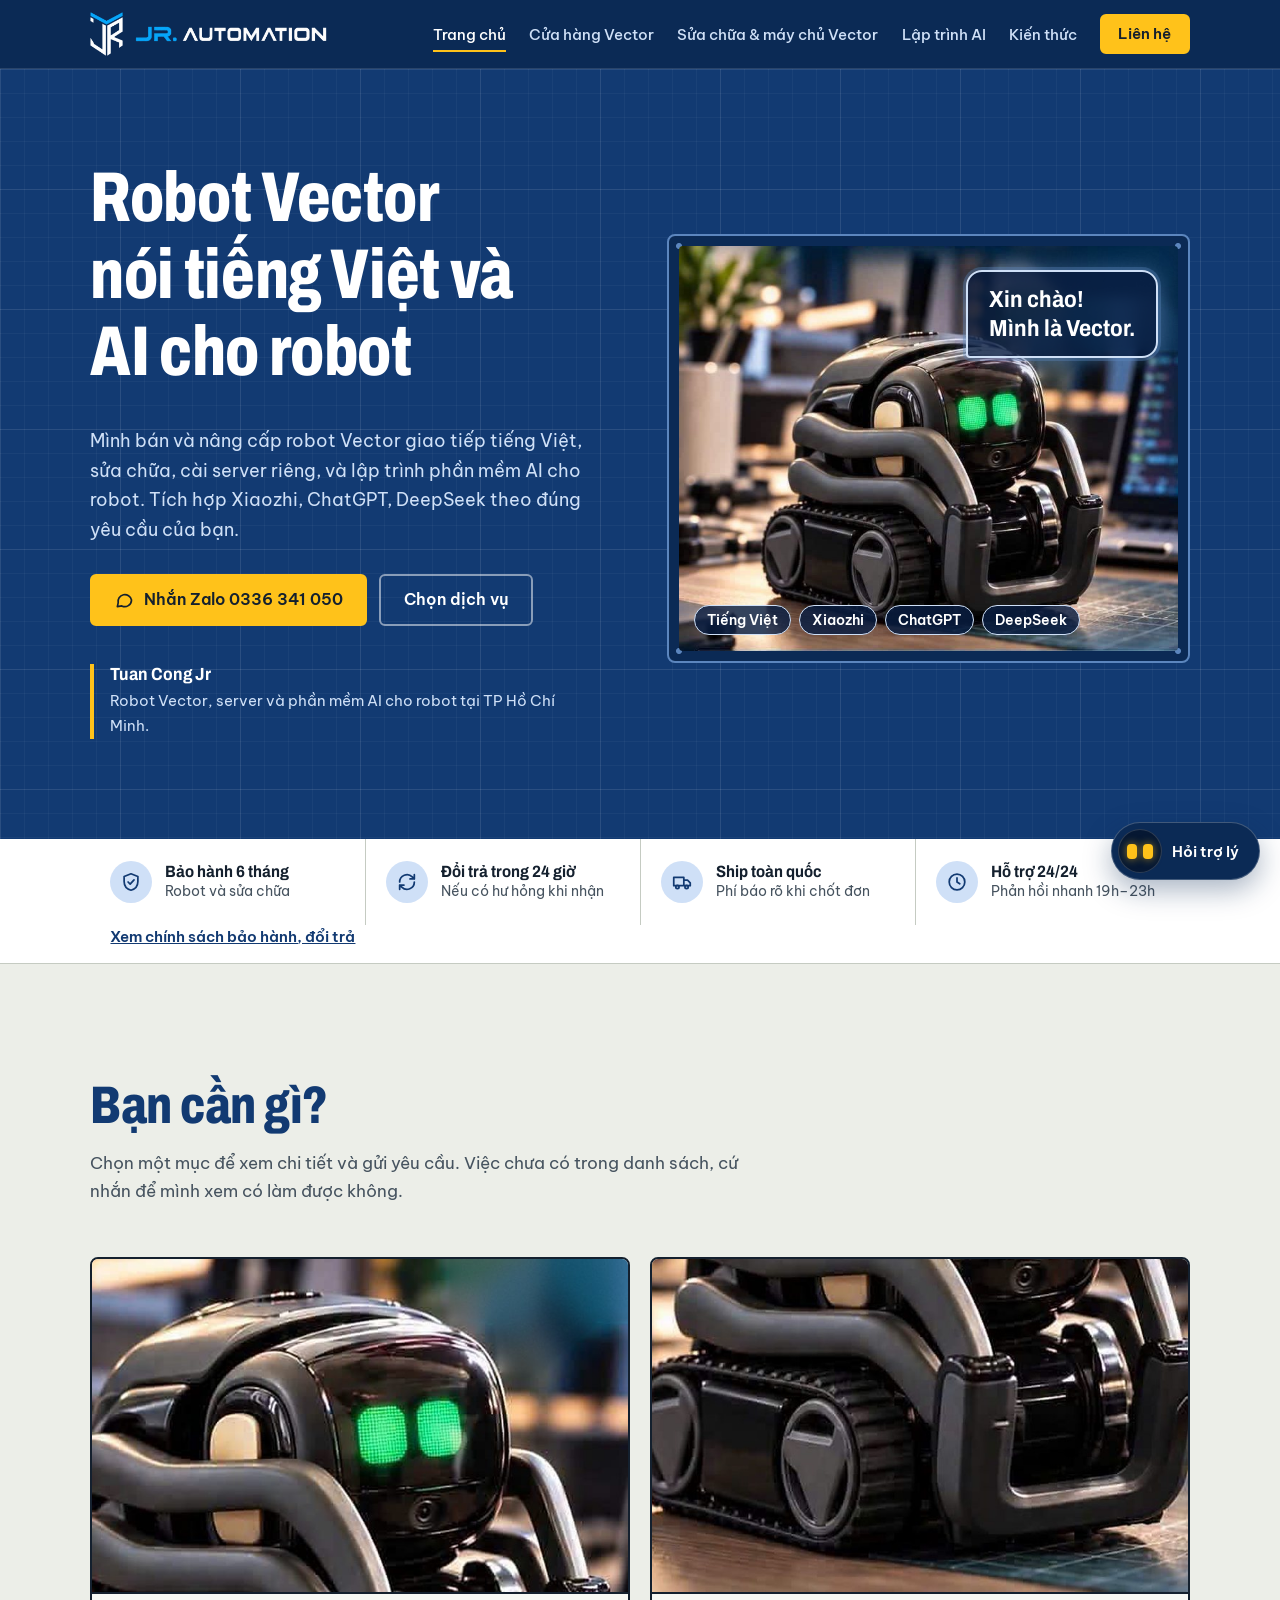
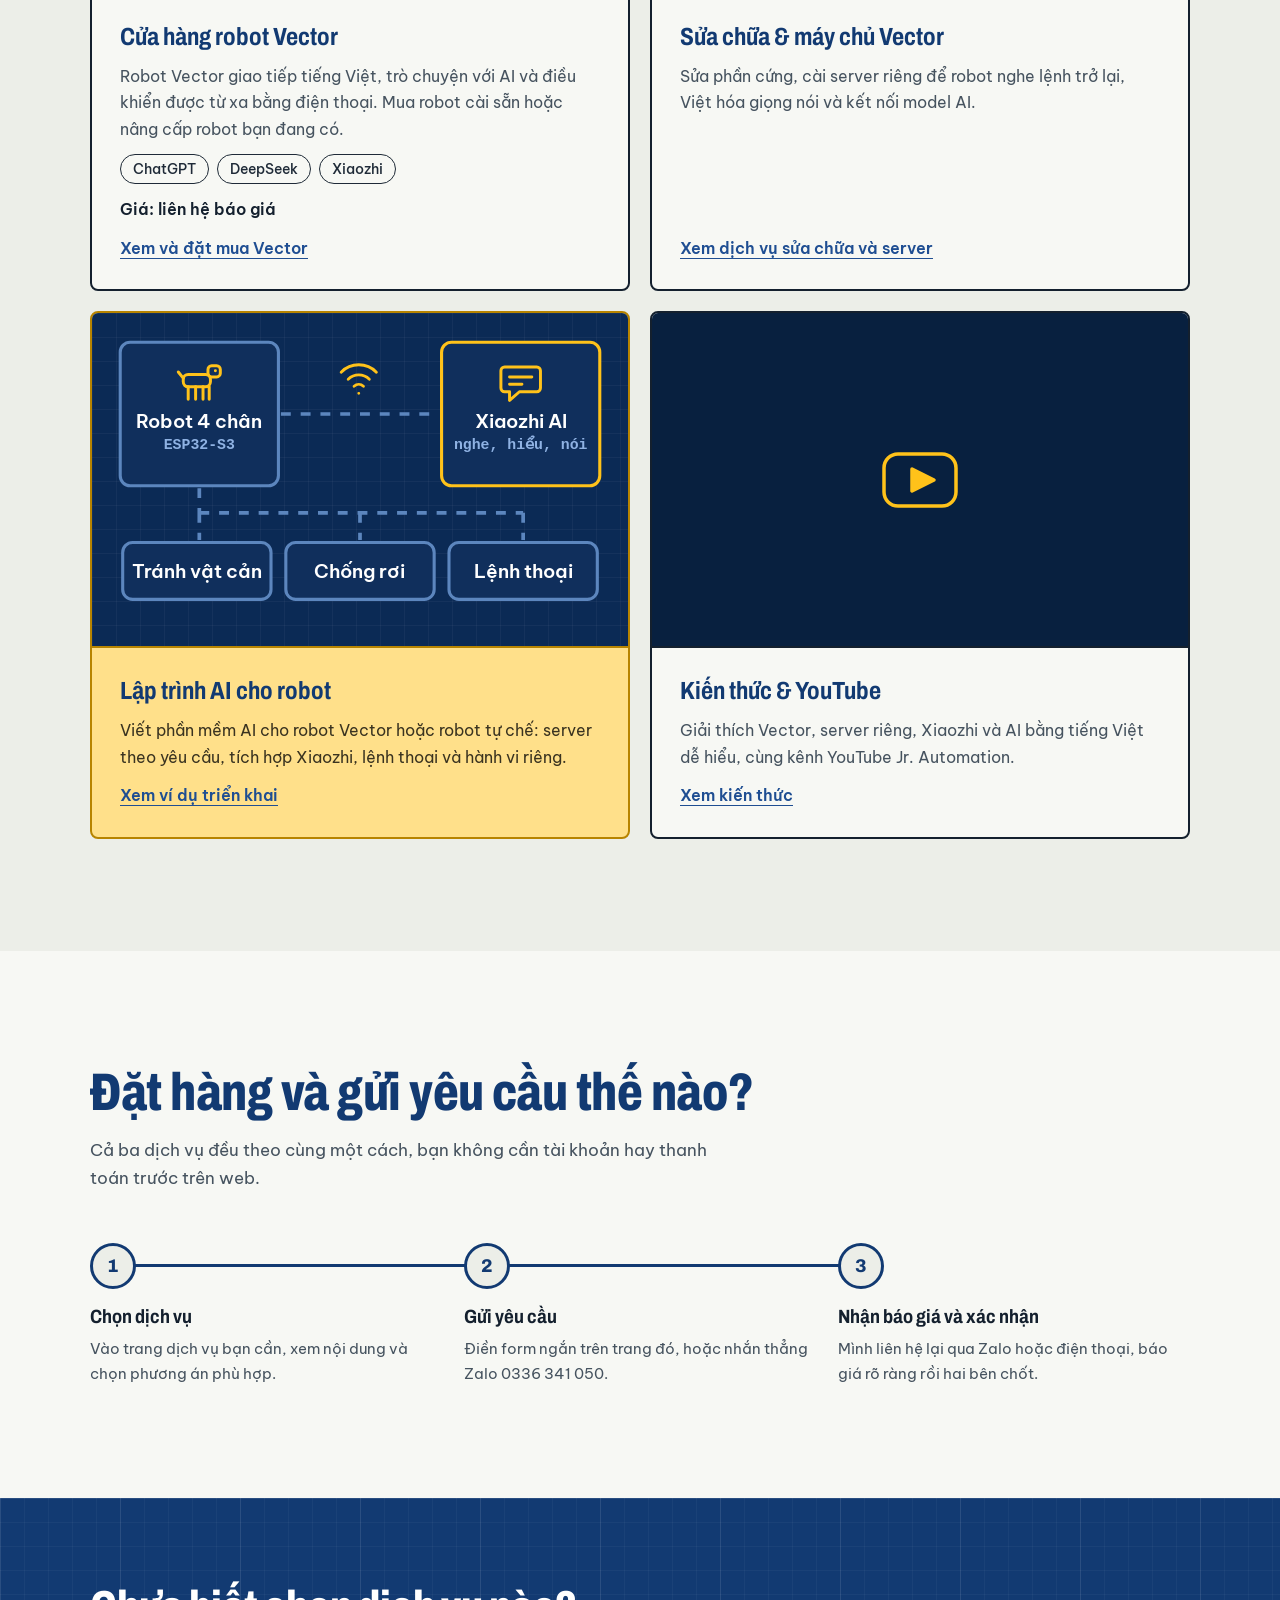
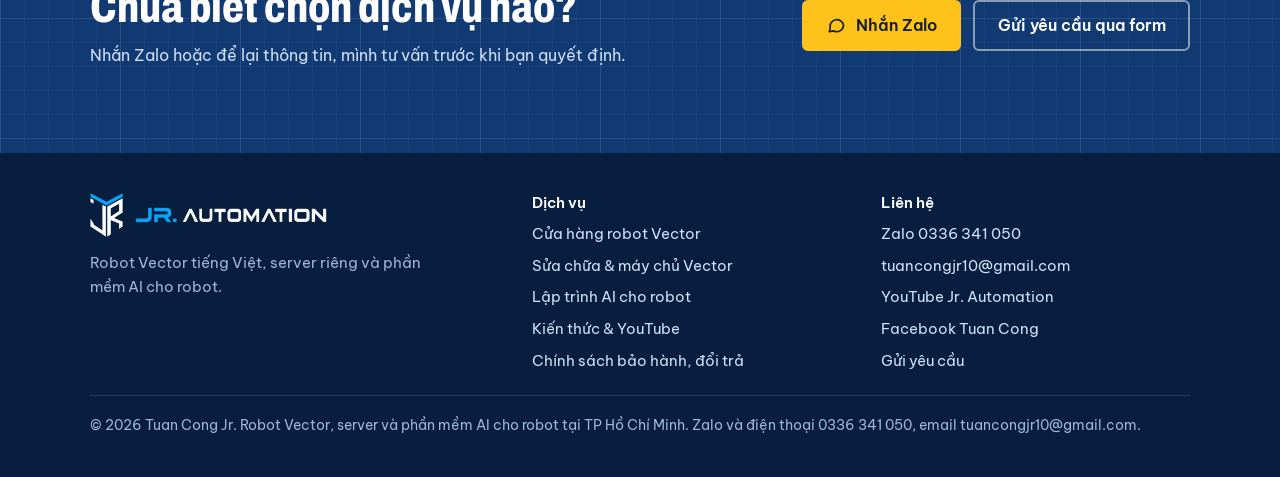
<file: index.html>
<!DOCTYPE html>
<html lang="vi">
<head>
<meta charset="utf-8">
<meta name="viewport" content="width=device-width, initial-scale=1">
<title>Jr. Automation | Robot Vector tiếng Việt và lập trình AI cho robot</title>
<meta name="description" content="Bán và nâng cấp robot Vector giao tiếp tiếng Việt, sửa chữa, cài server riêng, lập trình phần mềm AI cho robot, tích hợp Xiaozhi, ChatGPT, DeepSeek tại TP.HCM. Zalo 0336 341 050.">
<meta name="author" content="Tuan Cong Jr">
<meta name="theme-color" content="#0B2A55">
<link rel="canonical" href="https://tuancongjr10.github.io/jrautomation/">
<link rel="icon" type="image/png" sizes="32x32" href="assets/img/favicon-32.png">
<link rel="icon" type="image/png" sizes="64x64" href="assets/img/favicon-64.png">
<link rel="apple-touch-icon" href="assets/img/apple-touch-icon.png">

<meta property="og:type" content="website">
<meta property="og:locale" content="vi_VN">
<meta property="og:site_name" content="Jr. Automation">
<meta property="og:title" content="Jr. Automation | Robot Vector tiếng Việt và lập trình AI cho robot">
<meta property="og:description" content="Robot Vector tiếng Việt, server riêng và phần mềm AI cho robot, tích hợp Xiaozhi, ChatGPT, DeepSeek.">
<meta property="og:url" content="https://tuancongjr10.github.io/jrautomation/">
<meta property="og:image" content="https://tuancongjr10.github.io/jrautomation/assets/img/og-image.png">
<meta property="og:image:width" content="1200">
<meta property="og:image:height" content="630">
<meta name="twitter:card" content="summary_large_image">

<link rel="preload" href="assets/fonts/archivo-latin-wdth-normal.woff2" as="font" type="font/woff2" crossorigin>
<link rel="preload" href="assets/fonts/archivo-vietnamese-wdth-normal.woff2" as="font" type="font/woff2" crossorigin>
<link rel="stylesheet" href="assets/css/style.css?v=20261128e">
<script type="application/ld+json">
{
  "@context": "https://schema.org",
  "@type": "ProfessionalService",
  "name": "Jr. Automation",
  "description": "Bán và nâng cấp robot Vector giao tiếp tiếng Việt, sửa chữa và cài server riêng cho Vector, lập trình phần mềm AI cho robot, tích hợp Xiaozhi, ChatGPT, DeepSeek tại TP Hồ Chí Minh.",
  "url": "https://tuancongjr10.github.io/jrautomation/",
  "image": "https://tuancongjr10.github.io/jrautomation/assets/img/og-image.png",
  "telephone": "+84336341050",
  "email": "tuancongjr10@gmail.com",
  "address": {
    "@type": "PostalAddress",
    "streetAddress": "16i, đường Hiệp Thành 13",
    "addressLocality": "Phường Tân Thới Hiệp",
    "addressRegion": "TP Hồ Chí Minh",
    "addressCountry": "VN"
  },
  "areaServed": "VN",
  "founder": { "@type": "Person", "name": "Tuan Cong" },
  "knowsAbout": ["Robot Vector", "Wire-Pod", "Xiaozhi", "Lập trình AI cho robot", "Server riêng cho robot", "ChatGPT", "DeepSeek"],
  "sameAs": [
    "https://web.facebook.com/cong.idol.773?locale=vi_VN",
    "https://www.youtube.com/channel/UCqWKhlzt7eQtGVNYoNAj-9w"
  ]
}
</script>
</head>
<body>
<a class="skip" href="#noi-dung">Chuyển đến nội dung</a>

<header class="header on-dark">
  <div class="wrap header__row">
    <a class="brand" href="./" aria-label="Jr. Automation, về trang chủ">
      <img class="brand__mark" src="assets/img/logo-mark.png" width="33" height="44" alt="">
      <img class="brand__word" src="assets/img/logo-wordmark.png" width="190" height="16" alt="Jr. Automation">
    </a>
    <button class="nav__toggle" type="button" aria-expanded="false" aria-controls="menu" aria-label="Mở menu">
      <svg viewBox="0 0 24 24" fill="none" stroke="currentColor" stroke-width="2.2" stroke-linecap="round" aria-hidden="true"><path d="M4 7h16M4 12h16M4 17h16"/></svg>
    </button>
    <nav class="nav" id="menu" aria-label="Menu chính">
      <ul class="nav__list">
        <li><a href="./" aria-current="page">Trang chủ</a></li>
        <li><a href="vector-store.html">Cửa hàng Vector</a></li>
        <li><a href="vector-server.html">Sửa chữa &amp; máy chủ Vector</a></li>
        <li><a href="lap-trinh-ai.html">Lập trình AI</a></li>
        <li><a href="kien-thuc.html">Kiến thức</a></li>
        <li><a class="btn btn--amber btn--sm" href="lien-he.html">Liên hệ</a></li>
      </ul>
    </nav>
  </div>
</header>

<main id="noi-dung">

<!-- ================= HERO ================= -->
<section class="hero on-dark" id="top" aria-labelledby="h1">
  <div class="wrap hero__grid">
    <div class="hero__text">
      <h1 id="h1">Robot Vector nói <span class="nw">tiếng Việt</span> và AI cho&nbsp;robot</h1>
      <p class="hero__lead">Mình bán và nâng cấp robot Vector giao tiếp tiếng Việt, sửa chữa, cài server riêng, và lập trình phần mềm AI cho robot. Tích hợp Xiaozhi, ChatGPT, DeepSeek theo đúng yêu cầu của bạn.</p>
      <div class="hero__cta">
        <a class="btn btn--amber" href="https://zalo.me/0336341050" target="_blank" rel="noopener"><svg viewBox="0 0 24 24" fill="none" stroke="currentColor" stroke-width="2" stroke-linecap="round" stroke-linejoin="round" aria-hidden="true"><path d="M21 12a8 8 0 0 1-11.6 7.1L4 20l1-4.6A8 8 0 1 1 21 12z"/></svg>Nhắn Zalo 0336 341 050</a>
        <a class="btn btn--ghost" href="#dich-vu">Chọn dịch vụ</a>
      </div>
      <p class="hero__who"><strong>Tuan Cong Jr</strong>Robot Vector, server và phần mềm AI cho robot tại TP Hồ Chí Minh.</p>
    </div>

    <div class="stage stage--photo">
      <div class="photo-frame">
        <img src="assets/img/vector/vector-hero.jpg" width="782" height="635" alt="Robot Anki Vector màu đen, đôi mắt xanh lá, đặt trên bàn làm việc cạnh máy tính">
        <p class="speech">Xin chào!<br>Mình là Vector.</p>
        <ul class="photo-tags" aria-label="Điểm nổi bật">
          <li>Tiếng Việt</li><li>Xiaozhi</li><li>ChatGPT</li><li>DeepSeek</li>
        </ul>
      </div>
    </div>
  </div>
</section>

<section class="pledge" aria-label="Cam kết của Jr. Automation">
  <div class="wrap">
    <ul class="pledge__list">
      <li class="pledge__item"><span class="pledge__ico"><svg viewBox="0 0 24 24" aria-hidden="true"><path d="M12 3 4.5 6v5.5c0 4.6 3.2 8.3 7.5 9.5 4.3-1.2 7.5-4.9 7.5-9.5V6z"/><path d="m8.8 12 2.3 2.3 4.2-4.6"/></svg></span><span><span class="pledge__k">Bảo hành 6 tháng</span><span class="pledge__v">Robot và sửa chữa</span></span></li>
      <li class="pledge__item"><span class="pledge__ico"><svg viewBox="0 0 24 24" aria-hidden="true"><path d="M4 12a8 8 0 0 1 13.7-5.6L20 8.7M20 4v4.7h-4.7M20 12a8 8 0 0 1-13.7 5.6L4 15.3M4 20v-4.7h4.7"/></svg></span><span><span class="pledge__k">Đổi trả trong 24 giờ</span><span class="pledge__v">Nếu có hư hỏng khi nhận</span></span></li>
      <li class="pledge__item"><span class="pledge__ico"><svg viewBox="0 0 24 24" aria-hidden="true"><path d="M3 7h11v9H3zM14 10h4l3 3v3h-7"/><circle cx="7" cy="17.5" r="1.8"/><circle cx="17" cy="17.5" r="1.8"/></svg></span><span><span class="pledge__k">Ship toàn quốc</span><span class="pledge__v">Phí báo rõ khi chốt đơn</span></span></li>
      <li class="pledge__item"><span class="pledge__ico"><svg viewBox="0 0 24 24" aria-hidden="true"><circle cx="12" cy="12" r="8.5"/><path d="M12 7.5V12l3 2"/></svg></span><span><span class="pledge__k">Hỗ trợ 24/24</span><span class="pledge__v">Phản hồi nhanh <span class="nw">19h–23h</span></span></span></li>
    </ul>
    <p class="pledge__more"><a href="chinh-sach.html">Xem chính sách bảo hành, đổi trả</a></p>
  </div>
</section>


<!-- ================= CHỌN DỊCH VỤ ================= -->
<section class="sec" id="dich-vu" aria-labelledby="h-dv">
  <div class="wrap">
    <div class="sec-head">
      <h2 id="h-dv">Bạn cần gì?</h2>
      <p>Chọn một mục để xem chi tiết và gửi yêu cầu. Việc chưa có trong danh sách, cứ nhắn để mình xem có làm được không.</p>
    </div>

    <div class="svc-grid">
      <article class="svc">
        <div class="svc__media"><img src="assets/img/vector/vector-mat.jpg" width="720" height="450" loading="lazy" alt="Cận cảnh mặt robot Vector với hai mắt xanh lá"></div>
        <div class="svc__body">
          <h3>Cửa hàng robot Vector</h3>
          <p>Robot Vector giao tiếp tiếng Việt, trò chuyện với AI và điều khiển được từ xa bằng điện thoại. Mua robot cài sẵn hoặc nâng cấp robot bạn đang có.</p>
          <div class="tile__foot"><div class="chips"><span class="chip">ChatGPT</span><span class="chip">DeepSeek</span><span class="chip">Xiaozhi</span></div><p class="price-line">Giá: liên hệ báo giá</p><a class="tile__go" href="vector-store.html">Xem và đặt mua Vector</a></div>
        </div>
      </article>

      <article class="svc">
        <div class="svc__media"><img src="assets/img/vector/vector-banh-xich.jpg" width="750" height="468" loading="lazy" alt="Cận cảnh bánh xích và khung robot Vector"></div>
        <div class="svc__body">
          <h3>Sửa chữa &amp; máy chủ Vector</h3>
          <p>Sửa phần cứng, cài server riêng để robot nghe lệnh trở lại, Việt hóa giọng nói và kết nối model AI.</p>
          <div class="tile__foot"><a class="tile__go" href="vector-server.html">Xem dịch vụ sửa chữa và server</a></div>
        </div>
      </article>

      <article class="svc svc--amber">
        <div class="svc__media"><svg class="flow" viewBox="0 0 400 250" role="img" aria-label="Sơ đồ: robot 4 chân dùng ESP32-S3 kết nối Xiaozhi, kèm tránh vật cản, chống rơi và lệnh thoại"><rect class="box" x="6" y="14" width="128" height="116" rx="8"/><g class="ico" transform="translate(50.0 26) scale(1.0)"><rect x="7" y="14" width="22" height="10" rx="4"/><rect x="27" y="7" width="10" height="9" rx="3"/><path d="M11 24v10M17 24v10M23 24v10M28 24v10M33 11h.01M7 17l-4-5"/></g><text class="t1" x="70.0" y="83.0" text-anchor="middle">Robot 4 chân</text><text class="t2" x="70.0" y="100.0" text-anchor="middle">ESP32-S3</text><rect class="box box--hot" x="266" y="14" width="128" height="116" rx="8"/><g class="ico" transform="translate(310.0 26) scale(1.0)"><path d="M7 8h26a3 3 0 0 1 3 3v14a3 3 0 0 1-3 3H19l-8 7v-7H7a3 3 0 0 1-3-3V11a3 3 0 0 1 3-3z"/><path d="M11 16h18M11 22h10"/></g><text class="t1" x="330.0" y="83.0" text-anchor="middle">Xiaozhi AI</text><text class="t2" x="330.0" y="100.0" text-anchor="middle">nghe, hiểu, nói</text><path class="wire" d="M136 72H264"/><g class="ico" transform="translate(180 22) scale(0.95)"><path d="M5 17a21 21 0 0 1 30 0M11 23a13 13 0 0 1 18 0M16 29a6 6 0 0 1 8 0M20 35h.01"/></g><rect class="box" x="8" y="176" width="120" height="46" rx="8"/><text class="t1" x="68" y="205" text-anchor="middle">Tránh vật cản</text><rect class="box" x="140" y="176" width="120" height="46" rx="8"/><text class="t1" x="200" y="205" text-anchor="middle">Chống rơi</text><rect class="box" x="272" y="176" width="120" height="46" rx="8"/><text class="t1" x="332" y="205" text-anchor="middle">Lệnh thoại</text><path class="wire" d="M70 132V152M70 152H332M70 152V174M200 152V174M332 152V174"/></svg></div>
        <div class="svc__body">
          <h3>Lập trình AI cho robot</h3>
          <p>Viết phần mềm AI cho robot Vector hoặc robot tự chế: server theo yêu cầu, tích hợp Xiaozhi, lệnh thoại và hành vi riêng.</p>
          <div class="tile__foot"><a class="tile__go" href="lap-trinh-ai.html#vi-du">Xem ví dụ triển khai</a></div>
        </div>
      </article>

      <article class="svc">
        <div class="svc__media"><div class="yt__play" aria-hidden="true"><svg viewBox="0 0 84 84" fill="none" stroke="currentColor" stroke-width="3.5" stroke-linejoin="round"><rect x="6" y="16" width="72" height="52" rx="14"/><path d="M34 31l22 11-22 11z" fill="currentColor"/></svg></div></div>
        <div class="svc__body">
          <h3>Kiến thức &amp; YouTube</h3>
          <p>Giải thích Vector, server riêng, Xiaozhi và AI bằng tiếng Việt dễ hiểu, cùng kênh YouTube Jr. Automation.</p>
          <div class="tile__foot"><a class="tile__go" href="kien-thuc.html">Xem kiến thức</a></div>
        </div>
      </article>
    </div>
  </div>
</section>

<!-- ================= ĐẶT HÀNG ================= -->
<section class="sec sec--panel" id="cach-dat" aria-labelledby="h-cd">
  <div class="wrap">
    <div class="sec-head">
      <h2 id="h-cd">Đặt hàng và gửi yêu cầu thế nào?</h2>
      <p>Cả ba dịch vụ đều theo cùng một cách, bạn không cần tài khoản hay thanh toán trước trên web.</p>
    </div>
    <ol class="steps steps--3" style="list-style:none;padding:0;margin:0">
      <li class="step"><span class="step__n" aria-hidden="true">1</span><h3>Chọn dịch vụ</h3><p>Vào trang dịch vụ bạn cần, xem nội dung và chọn phương án phù hợp.</p></li>
      <li class="step"><span class="step__n" aria-hidden="true">2</span><h3>Gửi yêu cầu</h3><p>Điền form ngắn trên trang đó, hoặc nhắn thẳng Zalo 0336 341 050.</p></li>
      <li class="step"><span class="step__n" aria-hidden="true">3</span><h3>Nhận báo giá và xác nhận</h3><p>Mình liên hệ lại qua Zalo hoặc điện thoại, báo giá rõ ràng rồi hai bên chốt.</p></li>
    </ol>
  </div>
</section>

<!-- ================= KÊU GỌI ================= -->
<section class="cta contact on-dark" aria-labelledby="h-cta">
  <div class="wrap cta__row">
    <div>
      <h2 id="h-cta">Chưa biết chọn dịch vụ nào?</h2>
      <p>Nhắn Zalo hoặc để lại thông tin, mình tư vấn trước khi bạn quyết định.</p>
    </div>
    <div class="cta__btns">
      <a class="btn btn--amber" href="https://zalo.me/0336341050" target="_blank" rel="noopener"><svg viewBox="0 0 24 24" fill="none" stroke="currentColor" stroke-width="2" stroke-linecap="round" stroke-linejoin="round" aria-hidden="true"><path d="M21 12a8 8 0 0 1-11.6 7.1L4 20l1-4.6A8 8 0 1 1 21 12z"/></svg>Nhắn Zalo</a>
      <a class="btn btn--ghost" href="lien-he.html">Gửi yêu cầu qua form</a>
    </div>
  </div>
</section>

</main>

<footer class="footer on-dark">
  <div class="wrap">
    <div class="footer__cols">
      <div>
        <a class="brand" href="./" aria-label="Jr. Automation, về trang chủ">
          <img class="brand__mark" src="assets/img/logo-mark.png" width="33" height="44" alt="">
          <img class="brand__word" src="assets/img/logo-wordmark.png" width="190" height="16" alt="Jr. Automation">
        </a>
        <p class="footer__tag">Robot Vector tiếng Việt, server riêng và phần mềm AI cho robot.</p>
      </div>
      <div>
        <h2>Dịch vụ</h2>
        <ul>
          <li><a href="vector-store.html">Cửa hàng robot Vector</a></li>
          <li><a href="vector-server.html">Sửa chữa &amp; máy chủ Vector</a></li>
          <li><a href="lap-trinh-ai.html">Lập trình AI cho robot</a></li>
          <li><a href="kien-thuc.html">Kiến thức &amp; YouTube</a></li>
          <li><a href="chinh-sach.html">Chính sách bảo hành, đổi trả</a></li>
        </ul>
      </div>
      <div>
        <h2>Liên hệ</h2>
        <ul>
          <li><a href="https://zalo.me/0336341050" target="_blank" rel="noopener">Zalo 0336 341 050</a></li>
          <li><a href="mailto:tuancongjr10@gmail.com">tuancongjr10@gmail.com</a></li>
          <li><a href="https://www.youtube.com/channel/UCqWKhlzt7eQtGVNYoNAj-9w" target="_blank" rel="noopener">YouTube Jr. Automation</a></li>
          <li><a href="https://web.facebook.com/cong.idol.773?locale=vi_VN" target="_blank" rel="noopener">Facebook Tuan Cong</a></li>
          <li><a href="lien-he.html">Gửi yêu cầu</a></li>
        </ul>
      </div>
    </div>
    <p class="footer__copy">© 2026 Tuan Cong Jr. Robot Vector, server và phần mềm AI cho robot tại TP Hồ Chí Minh. Zalo và điện thoại 0336 341 050, email tuancongjr10@gmail.com.</p>
  </div>
</footer>

<!-- Thanh liên hệ nhanh trên điện thoại -->
<div class="mbar on-dark">
  <a class="btn btn--ghost" href="tel:+84336341050">Gọi ngay</a>
  <a class="btn btn--amber" href="https://zalo.me/0336341050" target="_blank" rel="noopener">Nhắn Zalo</a>
</div>

<script src="assets/js/main.js?v=20261128e" defer></script>
<script src="assets/js/chatbot.js?v=20261128k" defer></script>
</body>
</html>
</file>
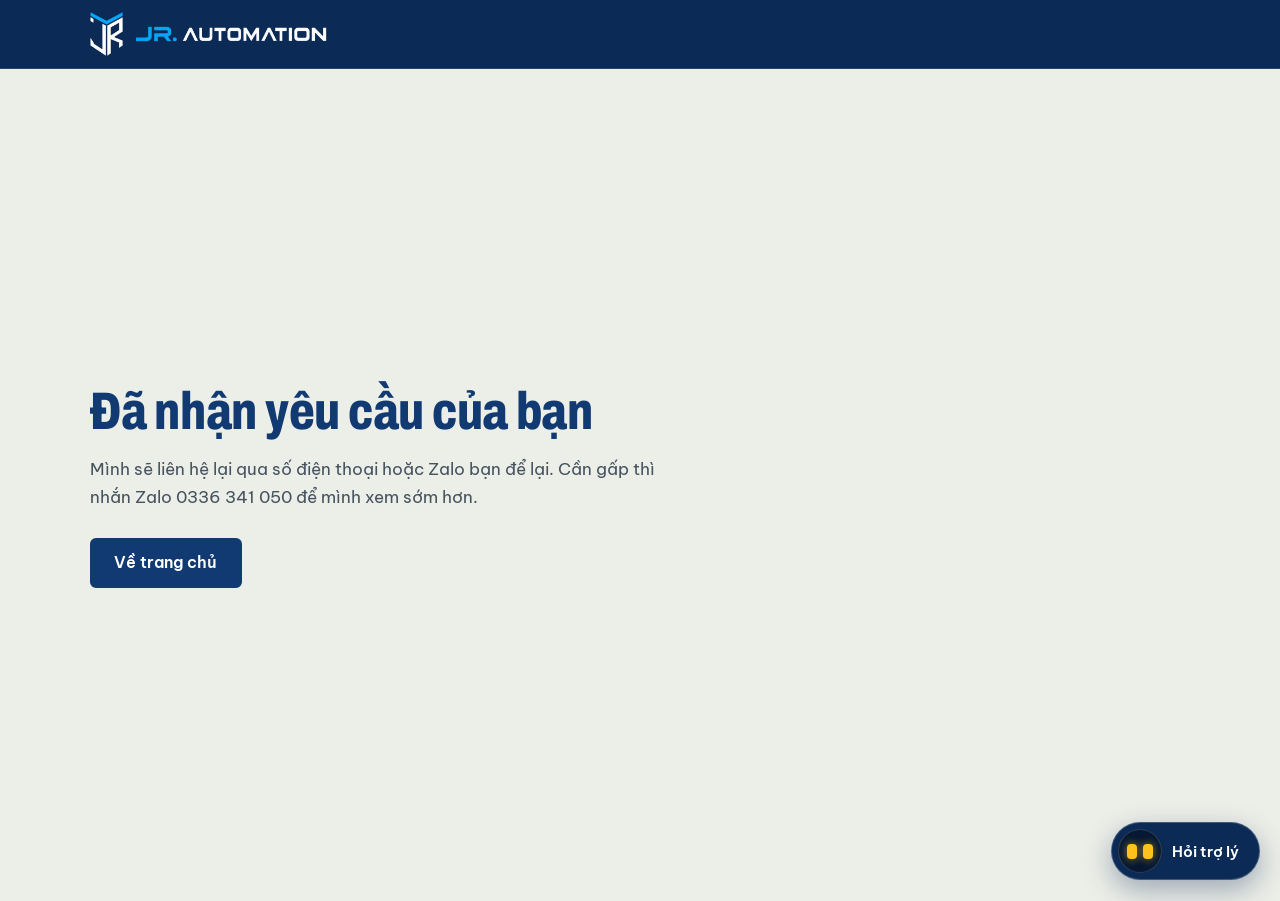
<file: cam-on.html>
<!DOCTYPE html>
<html lang="vi">
<head>
<meta charset="utf-8">
<meta name="viewport" content="width=device-width, initial-scale=1">
<meta name="robots" content="noindex">
<title>Đã nhận yêu cầu | Jr. Automation</title>
<link rel="icon" type="image/png" sizes="32x32" href="assets/img/favicon-32.png">
<link rel="stylesheet" href="assets/css/style.css?v=20261128e">
</head>
<body>
<header class="header on-dark">
  <div class="wrap header__row">
    <a class="brand" href="./" aria-label="Jr. Automation, về trang chủ">
      <img class="brand__mark" src="assets/img/logo-mark.png" width="33" height="44" alt="">
      <img class="brand__word" src="assets/img/logo-wordmark.png" width="190" height="16" alt="Jr. Automation">
    </a>
  </div>
</header>
<main class="solo">
  <div class="wrap">
    <h1 class="h2">Đã nhận yêu cầu của bạn</h1>
    <p>Mình sẽ liên hệ lại qua số điện thoại hoặc Zalo bạn để lại. Cần gấp thì nhắn Zalo 0336 341 050 để mình xem sớm hơn.</p>
    <a class="btn btn--blue" href="./">Về trang chủ</a>
  </div>
</main>
<script src="assets/js/chatbot.js?v=20261128k" defer></script>
</body>
</html>
</file>
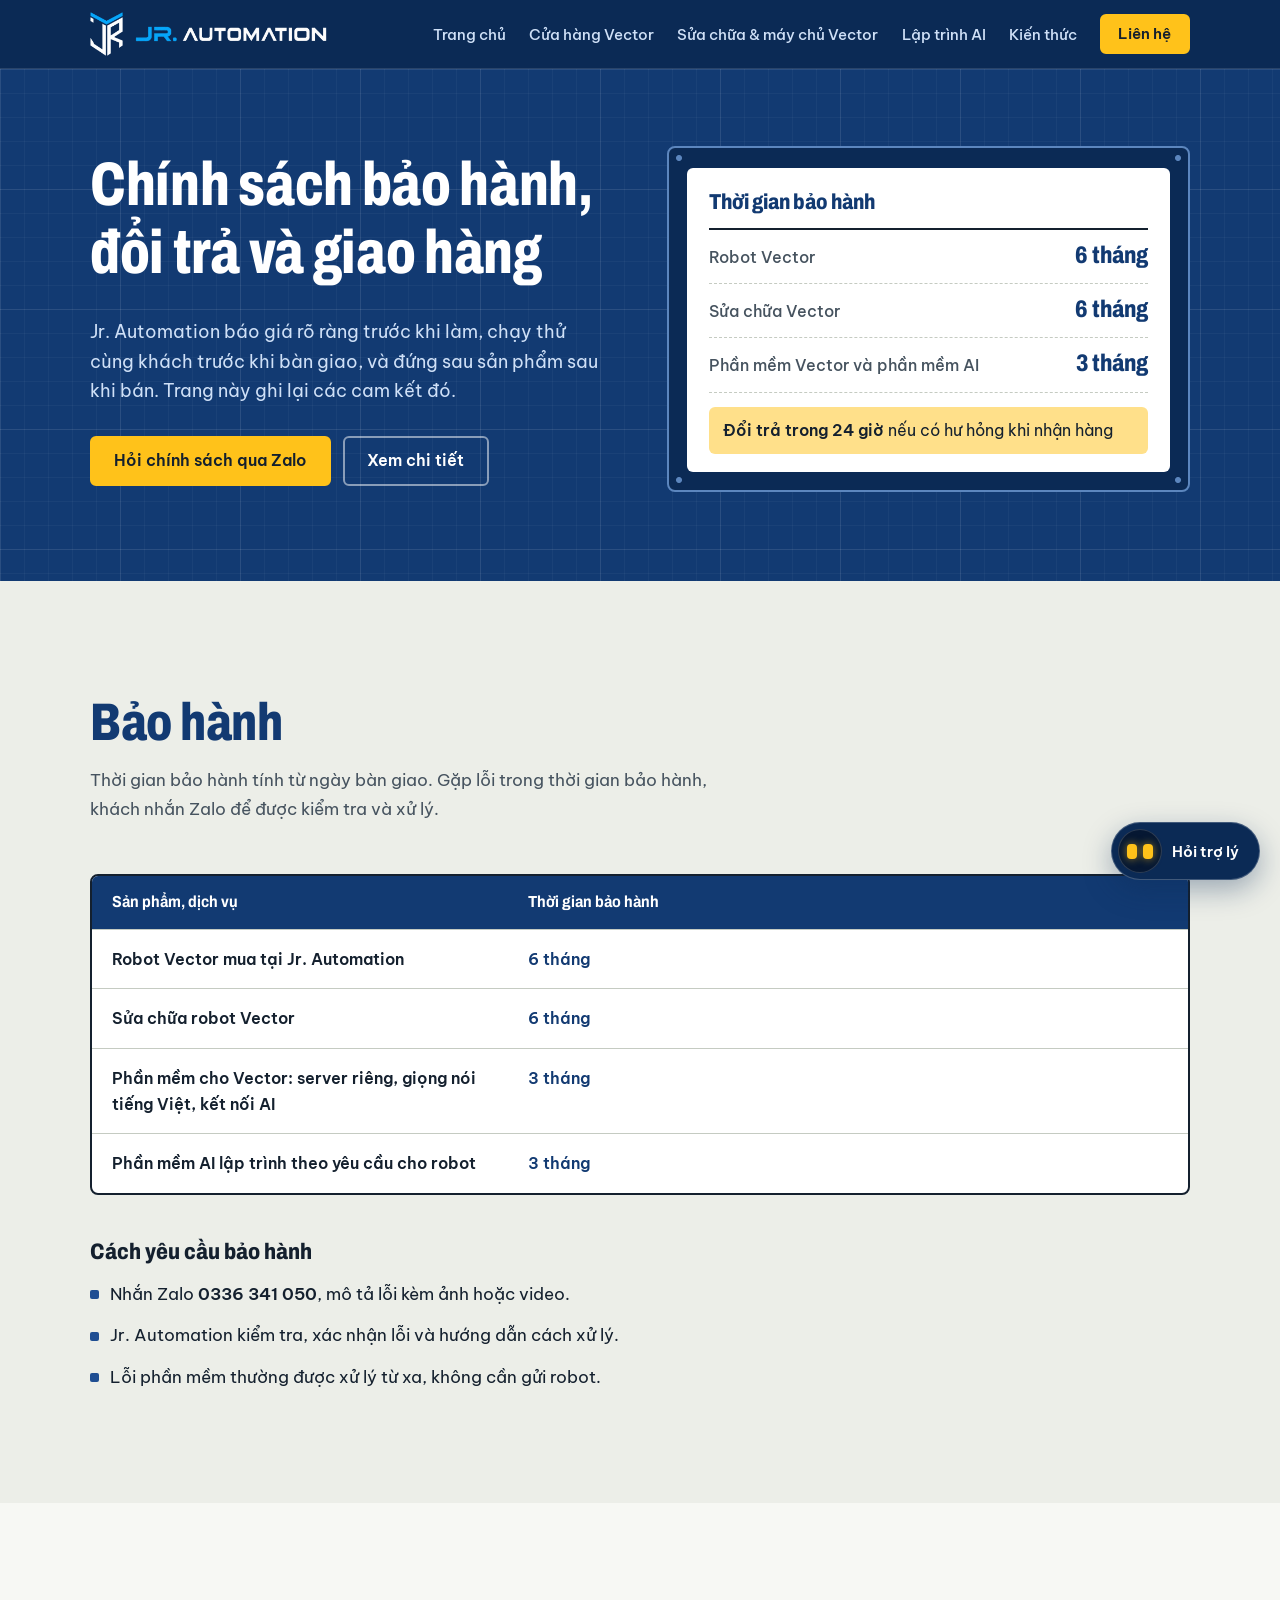
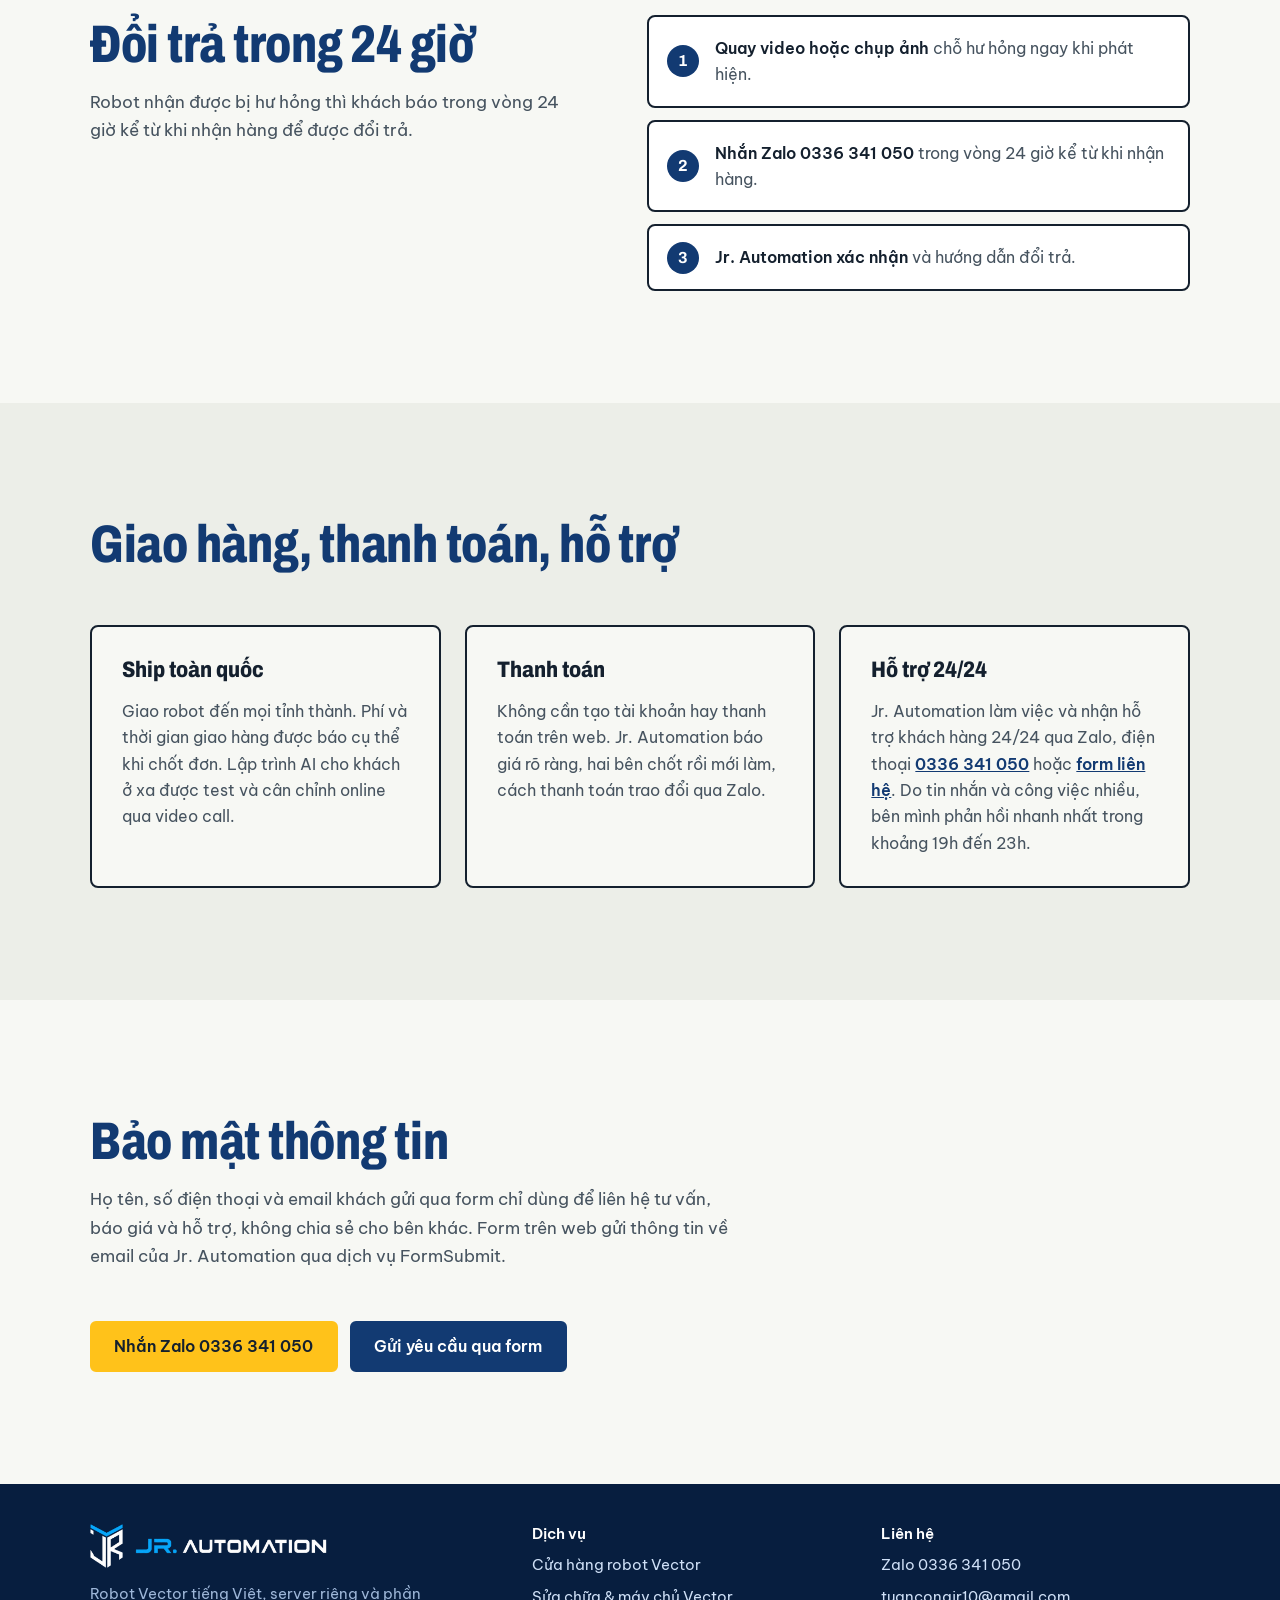
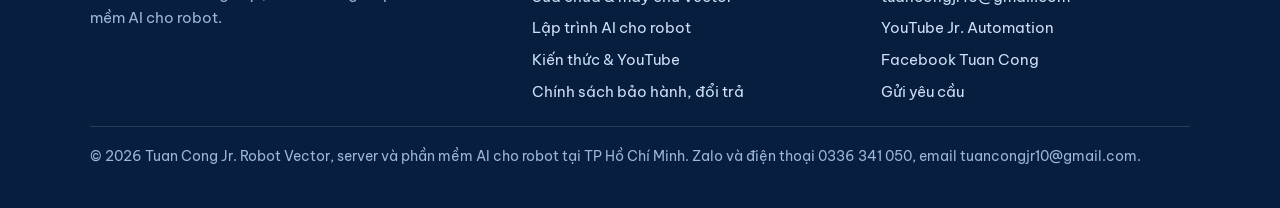
<file: chinh-sach.html>
<!DOCTYPE html>
<html lang="vi">
<head>
<meta charset="utf-8">
<meta name="viewport" content="width=device-width, initial-scale=1">
<title>Chính sách bảo hành, đổi trả, giao hàng | Jr. Automation</title>
<meta name="description" content="Chính sách của Jr. Automation: robot Vector bảo hành 6 tháng, sửa chữa bảo hành 6 tháng, phần mềm bảo hành 3 tháng, đổi trả trong 24 giờ nếu có hư hỏng, ship toàn quốc, hỗ trợ khách hàng 24/24.">
<meta name="author" content="Tuan Cong Jr">
<meta name="theme-color" content="#0B2A55">
<link rel="canonical" href="https://tuancongjr10.github.io/jrautomation/chinh-sach.html">
<link rel="icon" type="image/png" sizes="32x32" href="assets/img/favicon-32.png">
<link rel="icon" type="image/png" sizes="64x64" href="assets/img/favicon-64.png">
<link rel="apple-touch-icon" href="assets/img/apple-touch-icon.png">

<meta property="og:type" content="website">
<meta property="og:locale" content="vi_VN">
<meta property="og:site_name" content="Jr. Automation">
<meta property="og:title" content="Chính sách bảo hành, đổi trả, giao hàng | Jr. Automation">
<meta property="og:description" content="Chính sách của Jr. Automation: robot Vector bảo hành 6 tháng, sửa chữa bảo hành 6 tháng, phần mềm bảo hành 3 tháng, đổi trả trong 24 giờ nếu có hư hỏng, ship toàn quốc, hỗ trợ khách hàng 24/24.">
<meta property="og:url" content="https://tuancongjr10.github.io/jrautomation/chinh-sach.html">
<meta property="og:image" content="https://tuancongjr10.github.io/jrautomation/assets/img/og-image.png">
<meta property="og:image:width" content="1200">
<meta property="og:image:height" content="630">
<meta name="twitter:card" content="summary_large_image">

<link rel="preload" href="assets/fonts/archivo-latin-wdth-normal.woff2" as="font" type="font/woff2" crossorigin>
<link rel="preload" href="assets/fonts/archivo-vietnamese-wdth-normal.woff2" as="font" type="font/woff2" crossorigin>
<link rel="stylesheet" href="assets/css/style.css?v=20261128e">

</head>
<body>
<a class="skip" href="#noi-dung">Chuyển đến nội dung</a>

<header class="header on-dark">
  <div class="wrap header__row">
    <a class="brand" href="./" aria-label="Jr. Automation, về trang chủ">
      <img class="brand__mark" src="assets/img/logo-mark.png" width="33" height="44" alt="">
      <img class="brand__word" src="assets/img/logo-wordmark.png" width="190" height="16" alt="Jr. Automation">
    </a>
    <button class="nav__toggle" type="button" aria-expanded="false" aria-controls="menu" aria-label="Mở menu">
      <svg viewBox="0 0 24 24" fill="none" stroke="currentColor" stroke-width="2.2" stroke-linecap="round" aria-hidden="true"><path d="M4 7h16M4 12h16M4 17h16"/></svg>
    </button>
    <nav class="nav" id="menu" aria-label="Menu chính">
      <ul class="nav__list">
        <li><a href="./">Trang chủ</a></li>
        <li><a href="vector-store.html">Cửa hàng Vector</a></li>
        <li><a href="vector-server.html">Sửa chữa &amp; máy chủ Vector</a></li>
        <li><a href="lap-trinh-ai.html">Lập trình AI</a></li>
        <li><a href="kien-thuc.html">Kiến thức</a></li>
        <li><a class="btn btn--amber btn--sm" href="lien-he.html">Liên hệ</a></li>
      </ul>
    </nav>
  </div>
</header>

<main id="noi-dung">

<section class="hero hero--page on-dark" id="top" aria-labelledby="h1">
  <div class="wrap hero__grid">
    <div class="hero__text">
      <h1 id="h1">Chính sách bảo hành, đổi trả và giao hàng</h1>
      <p class="hero__lead">Jr. Automation báo giá rõ ràng trước khi làm, chạy thử cùng khách trước khi bàn giao, và đứng sau sản phẩm sau khi bán. Trang này ghi lại các cam kết đó.</p>
      <div class="hero__cta">
        <a class="btn btn--amber" href="https://zalo.me/0336341050" target="_blank" rel="noopener">Hỏi chính sách qua Zalo</a>
        <a class="btn btn--ghost" href="#bao-hanh">Xem chi tiết</a>
      </div>
    </div>

    <div class="stage">
      <div class="wslip">
        <p class="wslip__title">Thời gian bảo hành</p>
        <dl class="wslip__rows">
          <div><dt>Robot Vector</dt><dd>6 tháng</dd></div>
          <div><dt>Sửa chữa Vector</dt><dd>6 tháng</dd></div>
          <div><dt>Phần mềm Vector và phần mềm AI</dt><dd>3 tháng</dd></div>
        </dl>
        <p class="wslip__foot"><b>Đổi trả trong 24 giờ</b> nếu có hư hỏng khi nhận hàng</p>
      </div>
    </div>
  </div>
</section>

<section class="sec" id="bao-hanh" aria-labelledby="h-bh">
  <div class="wrap">
    <div class="sec-head">
      <h2 id="h-bh">Bảo hành</h2>
      <p>Thời gian bảo hành tính từ ngày bàn giao. Gặp lỗi trong thời gian bảo hành, khách nhắn Zalo để được kiểm tra và xử lý.</p>
    </div>
    <table class="cases">
      <thead><tr><th scope="col">Sản phẩm, dịch vụ</th><th scope="col">Thời gian bảo hành</th></tr></thead>
      <tbody>
        <tr><th scope="row">Robot Vector mua tại Jr. Automation</th><td><b>6 tháng</b></td></tr>
        <tr><th scope="row">Sửa chữa robot Vector</th><td><b>6 tháng</b></td></tr>
        <tr><th scope="row">Phần mềm cho Vector: server riêng, giọng nói tiếng Việt, kết nối AI</th><td><b>3 tháng</b></td></tr>
        <tr><th scope="row">Phần mềm AI lập trình theo yêu cầu cho robot</th><td><b>3 tháng</b></td></tr>
      </tbody>
    </table>
    <div class="pol-steps">
      <h3>Cách yêu cầu bảo hành</h3>
      <ul class="ticks ticks--lg">
        <li>Nhắn Zalo <b>0336 341 050</b>, mô tả lỗi kèm ảnh hoặc video.</li>
        <li>Jr. Automation kiểm tra, xác nhận lỗi và hướng dẫn cách xử lý.</li>
        <li>Lỗi phần mềm thường được xử lý từ xa, không cần gửi robot.</li>
      </ul>
    </div>
  </div>
</section>

<section class="sec sec--panel" id="doi-tra" aria-labelledby="h-dt">
  <div class="wrap pol-split">
    <div class="sec-head">
      <h2 id="h-dt">Đổi trả trong 24 giờ</h2>
      <p>Robot nhận được bị hư hỏng thì khách báo trong vòng 24 giờ kể từ khi nhận hàng để được đổi trả.</p>
    </div>
    <ol class="pol-flow">
      <li><b>Quay video hoặc chụp ảnh</b> chỗ hư hỏng ngay khi phát hiện.</li>
      <li><b>Nhắn Zalo 0336 341 050</b> trong vòng 24 giờ kể từ khi nhận hàng.</li>
      <li><b>Jr. Automation xác nhận</b> và hướng dẫn đổi trả.</li>
    </ol>
  </div>
</section>

<section class="sec" id="giao-hang" aria-labelledby="h-gh">
  <div class="wrap">
    <div class="sec-head"><h2 id="h-gh">Giao hàng, thanh toán, hỗ trợ</h2></div>
    <div class="pol-grid">
      <article class="pol-card">
        <h3>Ship toàn quốc</h3>
        <p>Giao robot đến mọi tỉnh thành. Phí và thời gian giao hàng được báo cụ thể khi chốt đơn. Lập trình AI cho khách ở xa được test và cân chỉnh online qua video call.</p>
      </article>
      <article class="pol-card" id="thanh-toan">
        <h3>Thanh toán</h3>
        <p>Không cần tạo tài khoản hay thanh toán trên web. Jr. Automation báo giá rõ ràng, hai bên chốt rồi mới làm, cách thanh toán trao đổi qua Zalo.</p>
      </article>
      <article class="pol-card" id="ho-tro">
        <h3>Hỗ trợ 24/24</h3>
        <p>Jr. Automation làm việc và nhận hỗ trợ khách hàng 24/24 qua Zalo, điện thoại <a href="tel:+84336341050">0336 341 050</a> hoặc <a href="lien-he.html">form liên hệ</a>. Do tin nhắn và công việc nhiều, bên mình phản hồi nhanh nhất trong khoảng 19h đến 23h.</p>
      </article>
    </div>
  </div>
</section>

<section class="sec sec--panel" id="bao-mat" aria-labelledby="h-bm">
  <div class="wrap">
    <div class="sec-head">
      <h2 id="h-bm">Bảo mật thông tin</h2>
      <p>Họ tên, số điện thoại và email khách gửi qua form chỉ dùng để liên hệ tư vấn, báo giá và hỗ trợ, không chia sẻ cho bên khác. Form trên web gửi thông tin về email của Jr. Automation qua dịch vụ FormSubmit.</p>
    </div>
    <div class="hero__cta">
      <a class="btn btn--amber" href="https://zalo.me/0336341050" target="_blank" rel="noopener">Nhắn Zalo 0336 341 050</a>
      <a class="btn btn--blue" href="lien-he.html">Gửi yêu cầu qua form</a>
    </div>
  </div>
</section>

</main>

<footer class="footer on-dark">
  <div class="wrap">
    <div class="footer__cols">
      <div>
        <a class="brand" href="./" aria-label="Jr. Automation, về trang chủ">
          <img class="brand__mark" src="assets/img/logo-mark.png" width="33" height="44" alt="">
          <img class="brand__word" src="assets/img/logo-wordmark.png" width="190" height="16" alt="Jr. Automation">
        </a>
        <p class="footer__tag">Robot Vector tiếng Việt, server riêng và phần mềm AI cho robot.</p>
      </div>
      <div>
        <h2>Dịch vụ</h2>
        <ul>
          <li><a href="vector-store.html">Cửa hàng robot Vector</a></li>
          <li><a href="vector-server.html">Sửa chữa &amp; máy chủ Vector</a></li>
          <li><a href="lap-trinh-ai.html">Lập trình AI cho robot</a></li>
          <li><a href="kien-thuc.html">Kiến thức &amp; YouTube</a></li>
          <li><a href="chinh-sach.html">Chính sách bảo hành, đổi trả</a></li>
        </ul>
      </div>
      <div>
        <h2>Liên hệ</h2>
        <ul>
          <li><a href="https://zalo.me/0336341050" target="_blank" rel="noopener">Zalo 0336 341 050</a></li>
          <li><a href="mailto:tuancongjr10@gmail.com">tuancongjr10@gmail.com</a></li>
          <li><a href="https://www.youtube.com/channel/UCqWKhlzt7eQtGVNYoNAj-9w" target="_blank" rel="noopener">YouTube Jr. Automation</a></li>
          <li><a href="https://web.facebook.com/cong.idol.773?locale=vi_VN" target="_blank" rel="noopener">Facebook Tuan Cong</a></li>
          <li><a href="lien-he.html">Gửi yêu cầu</a></li>
        </ul>
      </div>
    </div>
    <p class="footer__copy">© 2026 Tuan Cong Jr. Robot Vector, server và phần mềm AI cho robot tại TP Hồ Chí Minh. Zalo và điện thoại 0336 341 050, email tuancongjr10@gmail.com.</p>
  </div>
</footer>

<!-- Thanh liên hệ nhanh trên điện thoại -->
<div class="mbar on-dark">
  <a class="btn btn--ghost" href="tel:+84336341050">Gọi ngay</a>
  <a class="btn btn--amber" href="https://zalo.me/0336341050" target="_blank" rel="noopener">Nhắn Zalo</a>
</div>

<script src="assets/js/main.js?v=20261128e" defer></script>
<script src="assets/js/chatbot.js?v=20261128k" defer></script>
</body>
</html>
</file>
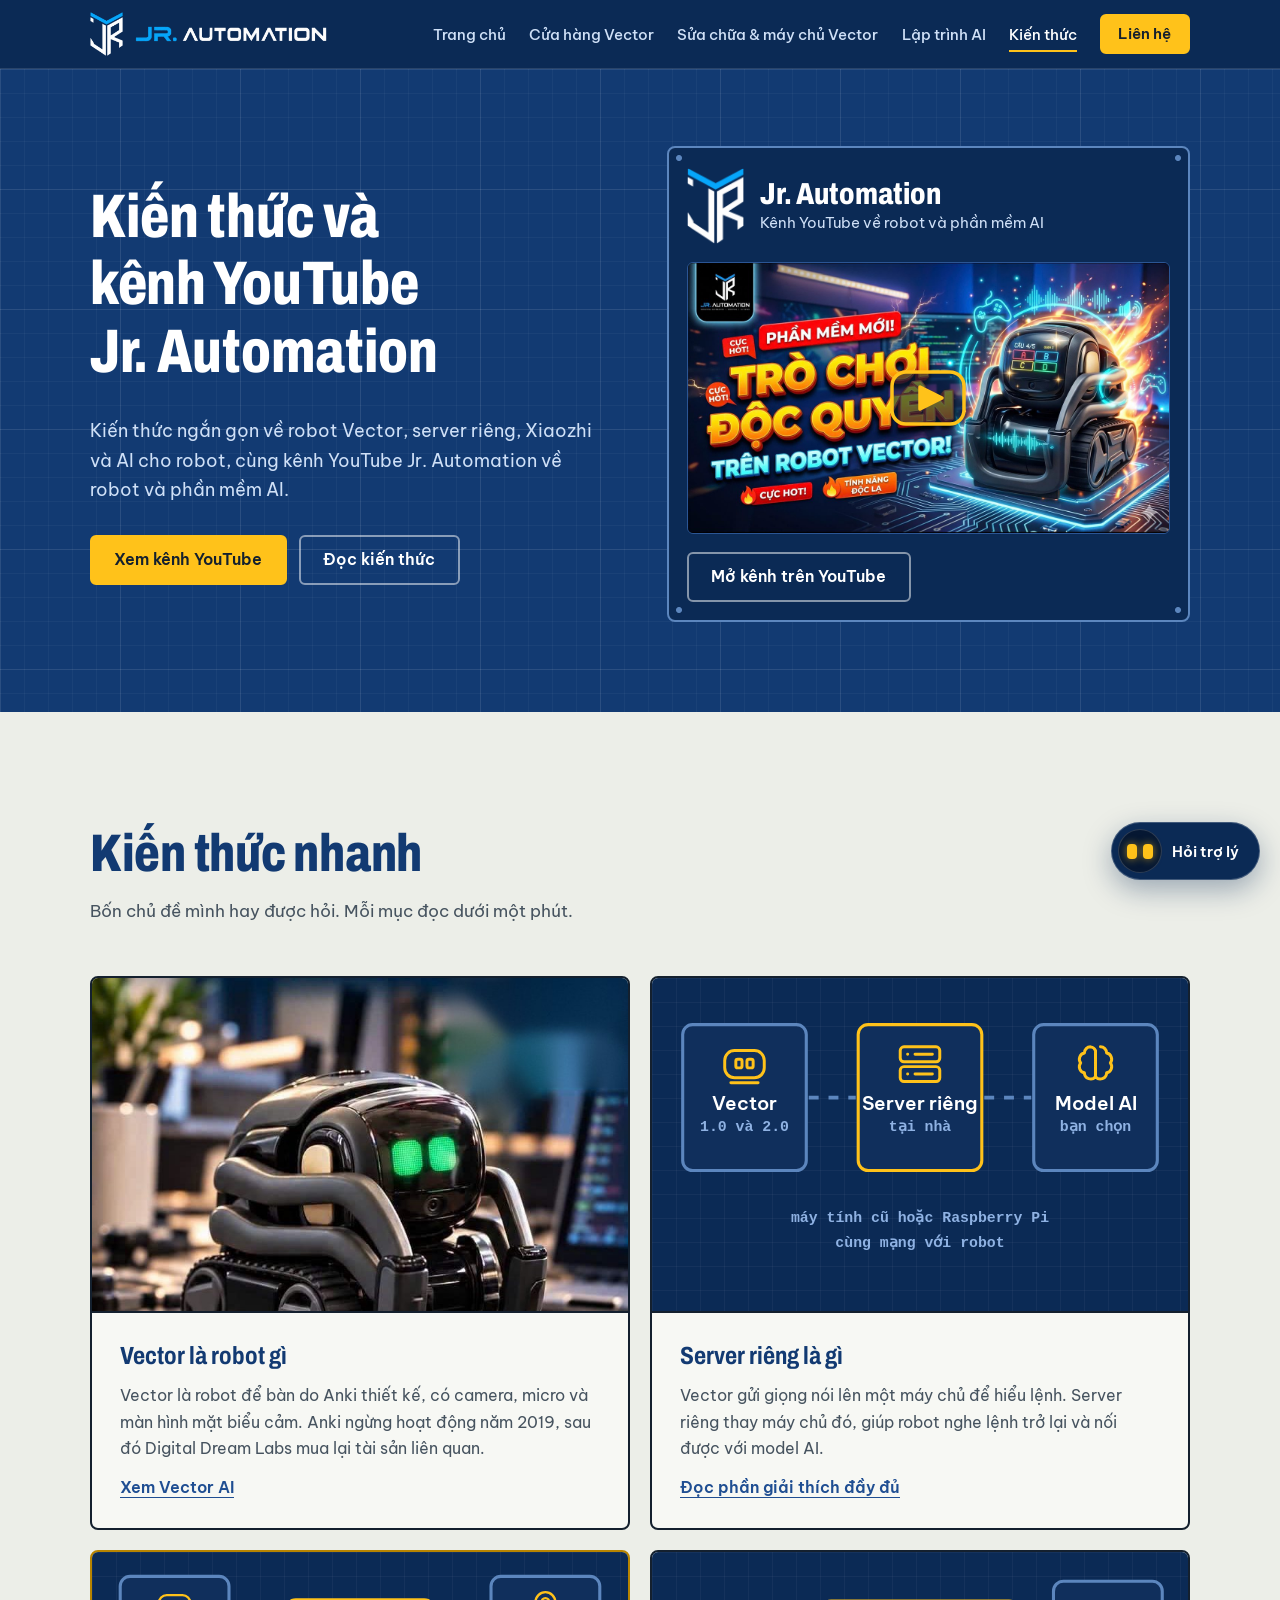
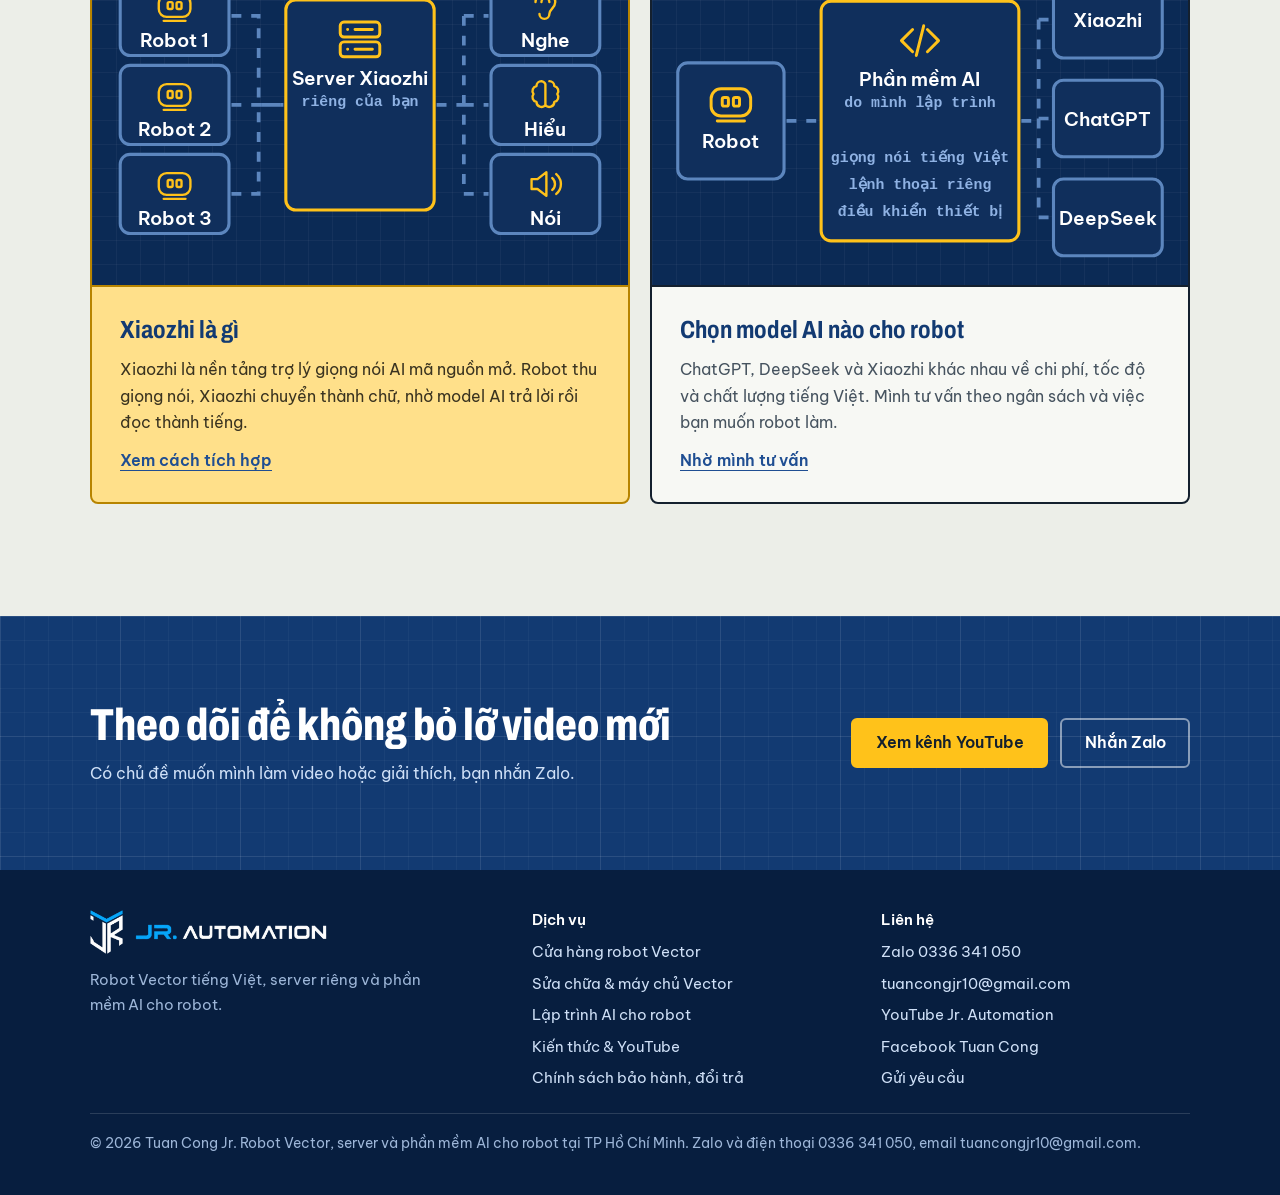
<file: kien-thuc.html>
<!DOCTYPE html>
<html lang="vi">
<head>
<meta charset="utf-8">
<meta name="viewport" content="width=device-width, initial-scale=1">
<title>Kiến thức &amp; YouTube | Kênh Jr. Automation về robot và phần mềm AI</title>
<meta name="description" content="Kiến thức ngắn về robot Vector, server riêng, Xiaozhi và AI cho robot, cùng kênh YouTube Jr. Automation.">
<meta name="author" content="Tuan Cong Jr">
<meta name="theme-color" content="#0B2A55">
<link rel="canonical" href="https://tuancongjr10.github.io/jrautomation/kien-thuc.html">
<link rel="icon" type="image/png" sizes="32x32" href="assets/img/favicon-32.png">
<link rel="icon" type="image/png" sizes="64x64" href="assets/img/favicon-64.png">
<link rel="apple-touch-icon" href="assets/img/apple-touch-icon.png">

<meta property="og:type" content="website">
<meta property="og:locale" content="vi_VN">
<meta property="og:site_name" content="Jr. Automation">
<meta property="og:title" content="Kiến thức &amp; YouTube | Kênh Jr. Automation về robot và phần mềm AI">
<meta property="og:description" content="Kiến thức ngắn về robot Vector, server riêng, Xiaozhi và AI cho robot, cùng kênh YouTube Jr. Automation.">
<meta property="og:url" content="https://tuancongjr10.github.io/jrautomation/kien-thuc.html">
<meta property="og:image" content="https://tuancongjr10.github.io/jrautomation/assets/img/og-image.png">
<meta property="og:image:width" content="1200">
<meta property="og:image:height" content="630">
<meta name="twitter:card" content="summary_large_image">

<link rel="preload" href="assets/fonts/archivo-latin-wdth-normal.woff2" as="font" type="font/woff2" crossorigin>
<link rel="preload" href="assets/fonts/archivo-vietnamese-wdth-normal.woff2" as="font" type="font/woff2" crossorigin>
<link rel="stylesheet" href="assets/css/style.css?v=20261128e">

</head>
<body>
<a class="skip" href="#noi-dung">Chuyển đến nội dung</a>

<header class="header on-dark">
  <div class="wrap header__row">
    <a class="brand" href="./" aria-label="Jr. Automation, về trang chủ">
      <img class="brand__mark" src="assets/img/logo-mark.png" width="33" height="44" alt="">
      <img class="brand__word" src="assets/img/logo-wordmark.png" width="190" height="16" alt="Jr. Automation">
    </a>
    <button class="nav__toggle" type="button" aria-expanded="false" aria-controls="menu" aria-label="Mở menu">
      <svg viewBox="0 0 24 24" fill="none" stroke="currentColor" stroke-width="2.2" stroke-linecap="round" aria-hidden="true"><path d="M4 7h16M4 12h16M4 17h16"/></svg>
    </button>
    <nav class="nav" id="menu" aria-label="Menu chính">
      <ul class="nav__list">
        <li><a href="./">Trang chủ</a></li>
        <li><a href="vector-store.html">Cửa hàng Vector</a></li>
        <li><a href="vector-server.html">Sửa chữa &amp; máy chủ Vector</a></li>
        <li><a href="lap-trinh-ai.html">Lập trình AI</a></li>
        <li><a href="kien-thuc.html" aria-current="page">Kiến thức</a></li>
        <li><a class="btn btn--amber btn--sm" href="lien-he.html">Liên hệ</a></li>
      </ul>
    </nav>
  </div>
</header>

<main id="noi-dung">

<section class="hero hero--page on-dark" id="top" aria-labelledby="h1">
  <div class="wrap hero__grid">
    <div class="hero__text">
      <h1 id="h1">Kiến thức và kênh YouTube Jr.&nbsp;Automation</h1>
      <p class="hero__lead">Kiến thức ngắn gọn về robot Vector, server riêng, Xiaozhi và AI cho robot, cùng kênh YouTube Jr. Automation về robot và phần mềm AI.</p>
      <div class="hero__cta">
        <a class="btn btn--amber" href="https://www.youtube.com/channel/UCqWKhlzt7eQtGVNYoNAj-9w" target="_blank" rel="noopener">Xem kênh YouTube</a>
        <a class="btn btn--ghost" href="#kien-thuc">Đọc kiến thức</a>
      </div>
    </div>

    <div class="stage">
      <div class="yt">
        <div class="yt__top">
          <img src="assets/img/logo-mark.png" width="57" height="76" alt="">
          <div><p class="yt__name">Jr. Automation</p><p class="yt__sub">Kênh YouTube về robot và phần mềm AI</p></div>
        </div>
        <a class="yt__video" href="https://www.youtube.com/watch?v=K0srubcptME" target="_blank" rel="noopener" aria-label="Xem video trên YouTube: Robot Vector đi khắp nơi trên thế giới chỉ cần kết nối Wi-Fi">
          <img src="assets/img/youtube/video-K0srubcptME.jpg" width="1280" height="720" alt="">
          <span class="yt__btn" aria-hidden="true"><svg width="84" height="84" viewBox="0 0 84 84" fill="none" stroke="currentColor" stroke-width="3.5" stroke-linejoin="round"><rect x="6" y="16" width="72" height="52" rx="14" fill="rgba(8,32,63,.6)"/><path d="M34 31l22 11-22 11z" fill="currentColor"/></svg></span>
        </a>
        <a class="btn btn--ghost" href="https://www.youtube.com/channel/UCqWKhlzt7eQtGVNYoNAj-9w" target="_blank" rel="noopener">Mở kênh trên YouTube</a>
      </div>
    </div>
  </div>
</section>

<!-- ================= KIẾN THỨC ================= -->
<section class="sec" id="kien-thuc" aria-labelledby="h-kt">
  <div class="wrap">
    <div class="sec-head">
      <h2 id="h-kt">Kiến thức nhanh</h2>
      <p>Bốn chủ đề mình hay được hỏi. Mỗi mục đọc dưới một phút.</p>
    </div>
    <div class="svc-grid">
      <article class="svc">
        <div class="svc__media"><img src="assets/img/vector/vector-hero.jpg" width="782" height="635" loading="lazy" alt="Robot Anki Vector màu đen, đôi mắt xanh lá, đặt trên bàn làm việc"></div>
        <div class="svc__body">
          <h3>Vector là robot gì</h3>
          <p>Vector là robot để bàn do Anki thiết kế, có camera, micro và màn hình mặt biểu cảm. Anki ngừng hoạt động năm 2019, sau đó Digital Dream Labs mua lại tài sản liên quan.</p>
          <div class="tile__foot"><a class="tile__go" href="vector-store.html#vector-ai">Xem Vector AI</a></div>
        </div>
      </article>

      <article class="svc">
        <div class="svc__media"><svg class="flow" viewBox="0 0 400 250" role="img" aria-label="Sơ đồ: robot Vector gửi giọng nói tới server riêng tại nhà, server chuyển câu hỏi cho model AI"><rect class="box" x="8" y="28" width="100" height="118" rx="8"/><g class="ico" transform="translate(38.0 40) scale(1.0)"><rect x="4" y="9" width="32" height="22" rx="8"/><rect x="13" y="16" width="5" height="7" rx="1.5"/><rect x="22" y="16" width="5" height="7" rx="1.5"/><path d="M9 35h22"/></g><text class="t1" x="58.0" y="97.0" text-anchor="middle">Vector</text><text class="t2" x="58.0" y="114.0" text-anchor="middle">1.0 và 2.0</text><rect class="box box--hot" x="150" y="28" width="100" height="118" rx="8"/><g class="ico" transform="translate(180.0 40) scale(1.0)"><rect x="4" y="6" width="32" height="12" rx="3"/><rect x="4" y="22" width="32" height="12" rx="3"/><path d="M10 12h.01M10 28h.01M16 12h14M16 28h14"/></g><text class="t1" x="200.0" y="97.0" text-anchor="middle">Server riêng</text><text class="t2" x="200.0" y="114.0" text-anchor="middle">tại nhà</text><rect class="box" x="292" y="28" width="100" height="118" rx="8"/><g class="ico" transform="translate(322.0 40) scale(1.0)"><path d="M16 6a5 5 0 0 0-5 5 5 5 0 0 0-3 8 5 5 0 0 0 3 8 5 5 0 0 0 9 3V9a5 5 0 0 0-4-3zM24 6a5 5 0 0 1 5 5 5 5 0 0 1 3 8 5 5 0 0 1-3 8 5 5 0 0 1-9 3"/></g><text class="t1" x="342.0" y="97.0" text-anchor="middle">Model AI</text><text class="t2" x="342.0" y="114.0" text-anchor="middle">bạn chọn</text><path class="wire" d="M110 87H148"/><path class="wire" d="M252 87H290"/><text class="t2" x="200" y="188" text-anchor="middle">máy tính cũ hoặc Raspberry Pi</text><text class="t2" x="200" y="208" text-anchor="middle">cùng mạng với robot</text></svg></div>
        <div class="svc__body">
          <h3>Server riêng là gì</h3>
          <p>Vector gửi giọng nói lên một máy chủ để hiểu lệnh. Server riêng thay máy chủ đó, giúp robot nghe lệnh trở lại và nối được với model AI.</p>
          <div class="tile__foot"><a class="tile__go" href="vector-server.html#server-la-gi">Đọc phần giải thích đầy đủ</a></div>
        </div>
      </article>

      <article class="svc svc--amber">
        <div class="svc__media"><svg class="flow" viewBox="0 0 400 250" role="img" aria-label="Sơ đồ: nhiều robot nối vào một server Xiaozhi riêng, server dùng ba thành phần nghe, hiểu và nói"><rect class="box" x="6" y="10" width="88" height="64" rx="8"/><g class="ico" transform="translate(34.0 18) scale(0.8)"><rect x="4" y="9" width="32" height="22" rx="8"/><rect x="13" y="16" width="5" height="7" rx="1.5"/><rect x="22" y="16" width="5" height="7" rx="1.5"/><path d="M9 35h22"/></g><text class="t1" x="50.0" y="67.0" text-anchor="middle">Robot 1</text><rect class="box" x="6" y="82" width="88" height="64" rx="8"/><g class="ico" transform="translate(34.0 90) scale(0.8)"><rect x="4" y="9" width="32" height="22" rx="8"/><rect x="13" y="16" width="5" height="7" rx="1.5"/><rect x="22" y="16" width="5" height="7" rx="1.5"/><path d="M9 35h22"/></g><text class="t1" x="50.0" y="139.0" text-anchor="middle">Robot 2</text><rect class="box" x="6" y="154" width="88" height="64" rx="8"/><g class="ico" transform="translate(34.0 162) scale(0.8)"><rect x="4" y="9" width="32" height="22" rx="8"/><rect x="13" y="16" width="5" height="7" rx="1.5"/><rect x="22" y="16" width="5" height="7" rx="1.5"/><path d="M9 35h22"/></g><text class="t1" x="50.0" y="211.0" text-anchor="middle">Robot 3</text><rect class="box box--hot" x="140" y="29" width="120" height="170" rx="8"/><g class="ico" transform="translate(180.0 41) scale(1.0)"><rect x="4" y="6" width="32" height="12" rx="3"/><rect x="4" y="22" width="32" height="12" rx="3"/><path d="M10 12h.01M10 28h.01M16 12h14M16 28h14"/></g><text class="t1" x="200.0" y="98.0" text-anchor="middle">Server Xiaozhi</text><text class="t2" x="200.0" y="115.0" text-anchor="middle">riêng của bạn</text><rect class="box" x="306" y="10" width="88" height="64" rx="8"/><g class="ico" transform="translate(334.0 18) scale(0.8)"><path d="M10 16a10 10 0 0 1 20 0c0 6-6 7-6 12a5 5 0 0 1-10 0"/><path d="M16 16a4 4 0 0 1 8 0"/></g><text class="t1" x="350.0" y="67.0" text-anchor="middle">Nghe</text><rect class="box" x="306" y="82" width="88" height="64" rx="8"/><g class="ico" transform="translate(334.0 90) scale(0.8)"><path d="M16 6a5 5 0 0 0-5 5 5 5 0 0 0-3 8 5 5 0 0 0 3 8 5 5 0 0 0 9 3V9a5 5 0 0 0-4-3zM24 6a5 5 0 0 1 5 5 5 5 0 0 1 3 8 5 5 0 0 1-3 8 5 5 0 0 1-9 3"/></g><text class="t1" x="350.0" y="139.0" text-anchor="middle">Hiểu</text><rect class="box" x="306" y="154" width="88" height="64" rx="8"/><g class="ico" transform="translate(334.0 162) scale(0.8)"><path d="M6 15h6l9-7v24l-9-7H6z"/><path d="M27 14a8 8 0 0 1 0 12M31 10a13 13 0 0 1 0 20"/></g><text class="t1" x="350.0" y="211.0" text-anchor="middle">Nói</text><path class="wire" d="M96 42H118V114H138"/><path class="wire" d="M96 114H138"/><path class="wire" d="M96 186H118V114"/><path class="wire" d="M262 114H284M284 42V186M284 42H304M284 114H304M284 186H304"/></svg></div>
        <div class="svc__body">
          <h3>Xiaozhi là gì</h3>
          <p>Xiaozhi là nền tảng trợ lý giọng nói AI mã nguồn mở. Robot thu giọng nói, Xiaozhi chuyển thành chữ, nhờ model AI trả lời rồi đọc thành tiếng.</p>
          <div class="tile__foot"><a class="tile__go" href="lap-trinh-ai.html#xiaozhi">Xem cách tích hợp</a></div>
        </div>
      </article>

      <article class="svc">
        <div class="svc__media"><svg class="flow" viewBox="0 0 400 250" role="img" aria-label="Sơ đồ: phần mềm AI do mình lập trình nằm giữa robot và các model như Xiaozhi, ChatGPT, DeepSeek"><rect class="box" x="4" y="80" width="86" height="94" rx="8"/><g class="ico" transform="translate(27.0 92) scale(1.0)"><rect x="4" y="9" width="32" height="22" rx="8"/><rect x="13" y="16" width="5" height="7" rx="1.5"/><rect x="22" y="16" width="5" height="7" rx="1.5"/><path d="M9 35h22"/></g><text class="t1" x="47.0" y="149.0" text-anchor="middle">Robot</text><rect class="box box--hot" x="120" y="30" width="160" height="194" rx="8"/><g class="ico" transform="translate(180.0 42) scale(1.0)"><path d="M14 11 5 20l9 9M26 11l9 9-9 9M23 8l-6 24"/></g><text class="t1" x="200.0" y="99.0" text-anchor="middle">Phần mềm AI</text><text class="t2" x="200.0" y="116.0" text-anchor="middle">do mình lập trình</text><text class="t2" x="200" y="160" text-anchor="middle">giọng nói tiếng Việt</text><text class="t2" x="200" y="182" text-anchor="middle">lệnh thoại riêng</text><text class="t2" x="200" y="204" text-anchor="middle">điều khiển thiết bị</text><rect class="box" x="308" y="14" width="88" height="62" rx="8"/><text class="t1" x="352" y="51" text-anchor="middle">Xiaozhi</text><rect class="box" x="308" y="94" width="88" height="62" rx="8"/><text class="t1" x="352" y="131" text-anchor="middle">ChatGPT</text><rect class="box" x="308" y="174" width="88" height="62" rx="8"/><text class="t1" x="352" y="211" text-anchor="middle">DeepSeek</text><path class="wire" d="M92 127H118"/><path class="wire" d="M282 127H296M296 45V205M296 45H306M296 125H306M296 205H306"/></svg></div>
        <div class="svc__body">
          <h3>Chọn model AI nào cho robot</h3>
          <p>ChatGPT, DeepSeek và Xiaozhi khác nhau về chi phí, tốc độ và chất lượng tiếng Việt. Mình tư vấn theo ngân sách và việc bạn muốn robot làm.</p>
          <div class="tile__foot"><a class="tile__go" href="lien-he.html?dv=ai#form">Nhờ mình tư vấn</a></div>
        </div>
      </article>
    </div>
  </div>
</section>

<!-- ================= KÊU GỌI ================= -->
<section class="cta contact on-dark" aria-labelledby="h-cta">
  <div class="wrap cta__row">
    <div>
      <h2 id="h-cta">Theo dõi để không bỏ lỡ video mới</h2>
      <p>Có chủ đề muốn mình làm video hoặc giải thích, bạn nhắn Zalo.</p>
    </div>
    <div class="cta__btns">
      <a class="btn btn--amber" href="https://www.youtube.com/channel/UCqWKhlzt7eQtGVNYoNAj-9w" target="_blank" rel="noopener">Xem kênh YouTube</a>
      <a class="btn btn--ghost" href="https://zalo.me/0336341050" target="_blank" rel="noopener">Nhắn Zalo</a>
    </div>
  </div>
</section>

</main>

<footer class="footer on-dark">
  <div class="wrap">
    <div class="footer__cols">
      <div>
        <a class="brand" href="./" aria-label="Jr. Automation, về trang chủ">
          <img class="brand__mark" src="assets/img/logo-mark.png" width="33" height="44" alt="">
          <img class="brand__word" src="assets/img/logo-wordmark.png" width="190" height="16" alt="Jr. Automation">
        </a>
        <p class="footer__tag">Robot Vector tiếng Việt, server riêng và phần mềm AI cho robot.</p>
      </div>
      <div>
        <h2>Dịch vụ</h2>
        <ul>
          <li><a href="vector-store.html">Cửa hàng robot Vector</a></li>
          <li><a href="vector-server.html">Sửa chữa &amp; máy chủ Vector</a></li>
          <li><a href="lap-trinh-ai.html">Lập trình AI cho robot</a></li>
          <li><a href="kien-thuc.html">Kiến thức &amp; YouTube</a></li>
          <li><a href="chinh-sach.html">Chính sách bảo hành, đổi trả</a></li>
        </ul>
      </div>
      <div>
        <h2>Liên hệ</h2>
        <ul>
          <li><a href="https://zalo.me/0336341050" target="_blank" rel="noopener">Zalo 0336 341 050</a></li>
          <li><a href="mailto:tuancongjr10@gmail.com">tuancongjr10@gmail.com</a></li>
          <li><a href="https://www.youtube.com/channel/UCqWKhlzt7eQtGVNYoNAj-9w" target="_blank" rel="noopener">YouTube Jr. Automation</a></li>
          <li><a href="https://web.facebook.com/cong.idol.773?locale=vi_VN" target="_blank" rel="noopener">Facebook Tuan Cong</a></li>
          <li><a href="lien-he.html">Gửi yêu cầu</a></li>
        </ul>
      </div>
    </div>
    <p class="footer__copy">© 2026 Tuan Cong Jr. Robot Vector, server và phần mềm AI cho robot tại TP Hồ Chí Minh. Zalo và điện thoại 0336 341 050, email tuancongjr10@gmail.com.</p>
  </div>
</footer>

<!-- Thanh liên hệ nhanh trên điện thoại -->
<div class="mbar on-dark">
  <a class="btn btn--ghost" href="tel:+84336341050">Gọi ngay</a>
  <a class="btn btn--amber" href="https://zalo.me/0336341050" target="_blank" rel="noopener">Nhắn Zalo</a>
</div>

<script src="assets/js/main.js?v=20261128e" defer></script>
<script src="assets/js/chatbot.js?v=20261128k" defer></script>
</body>
</html>
</file>
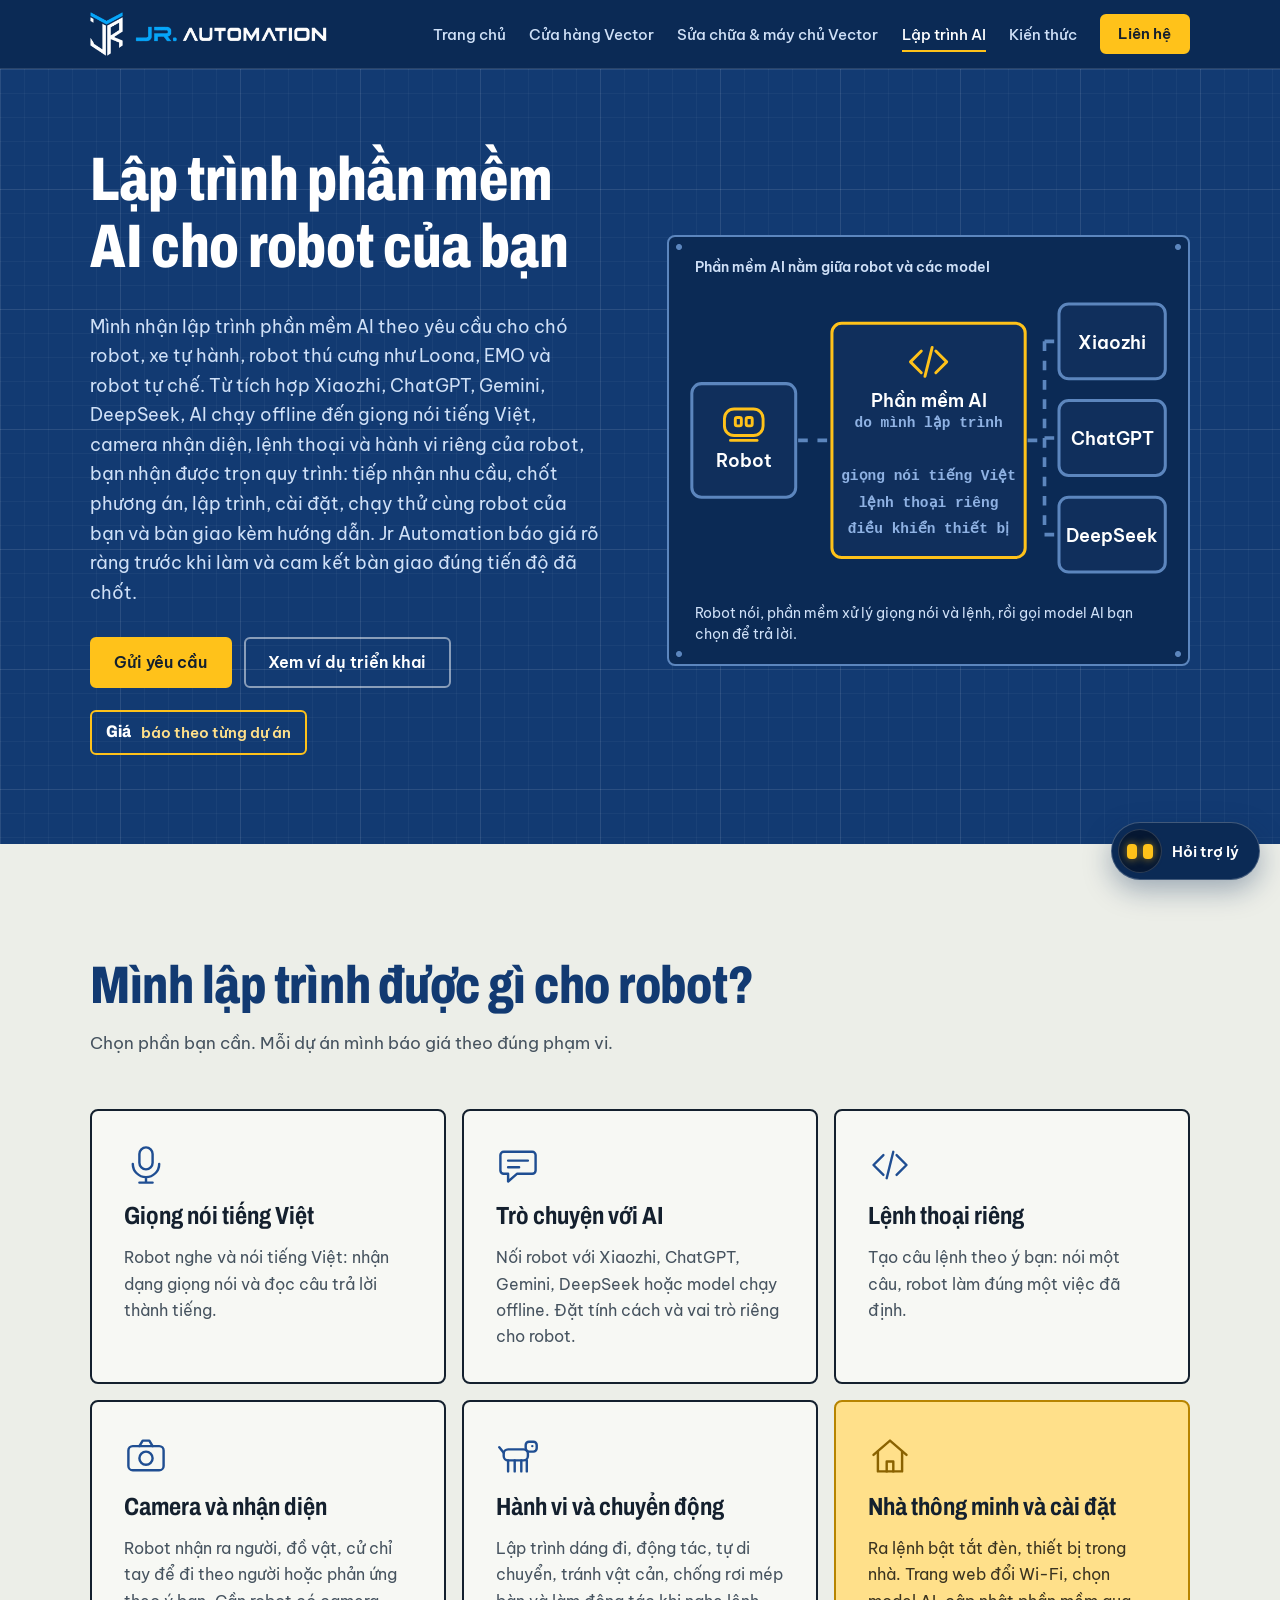
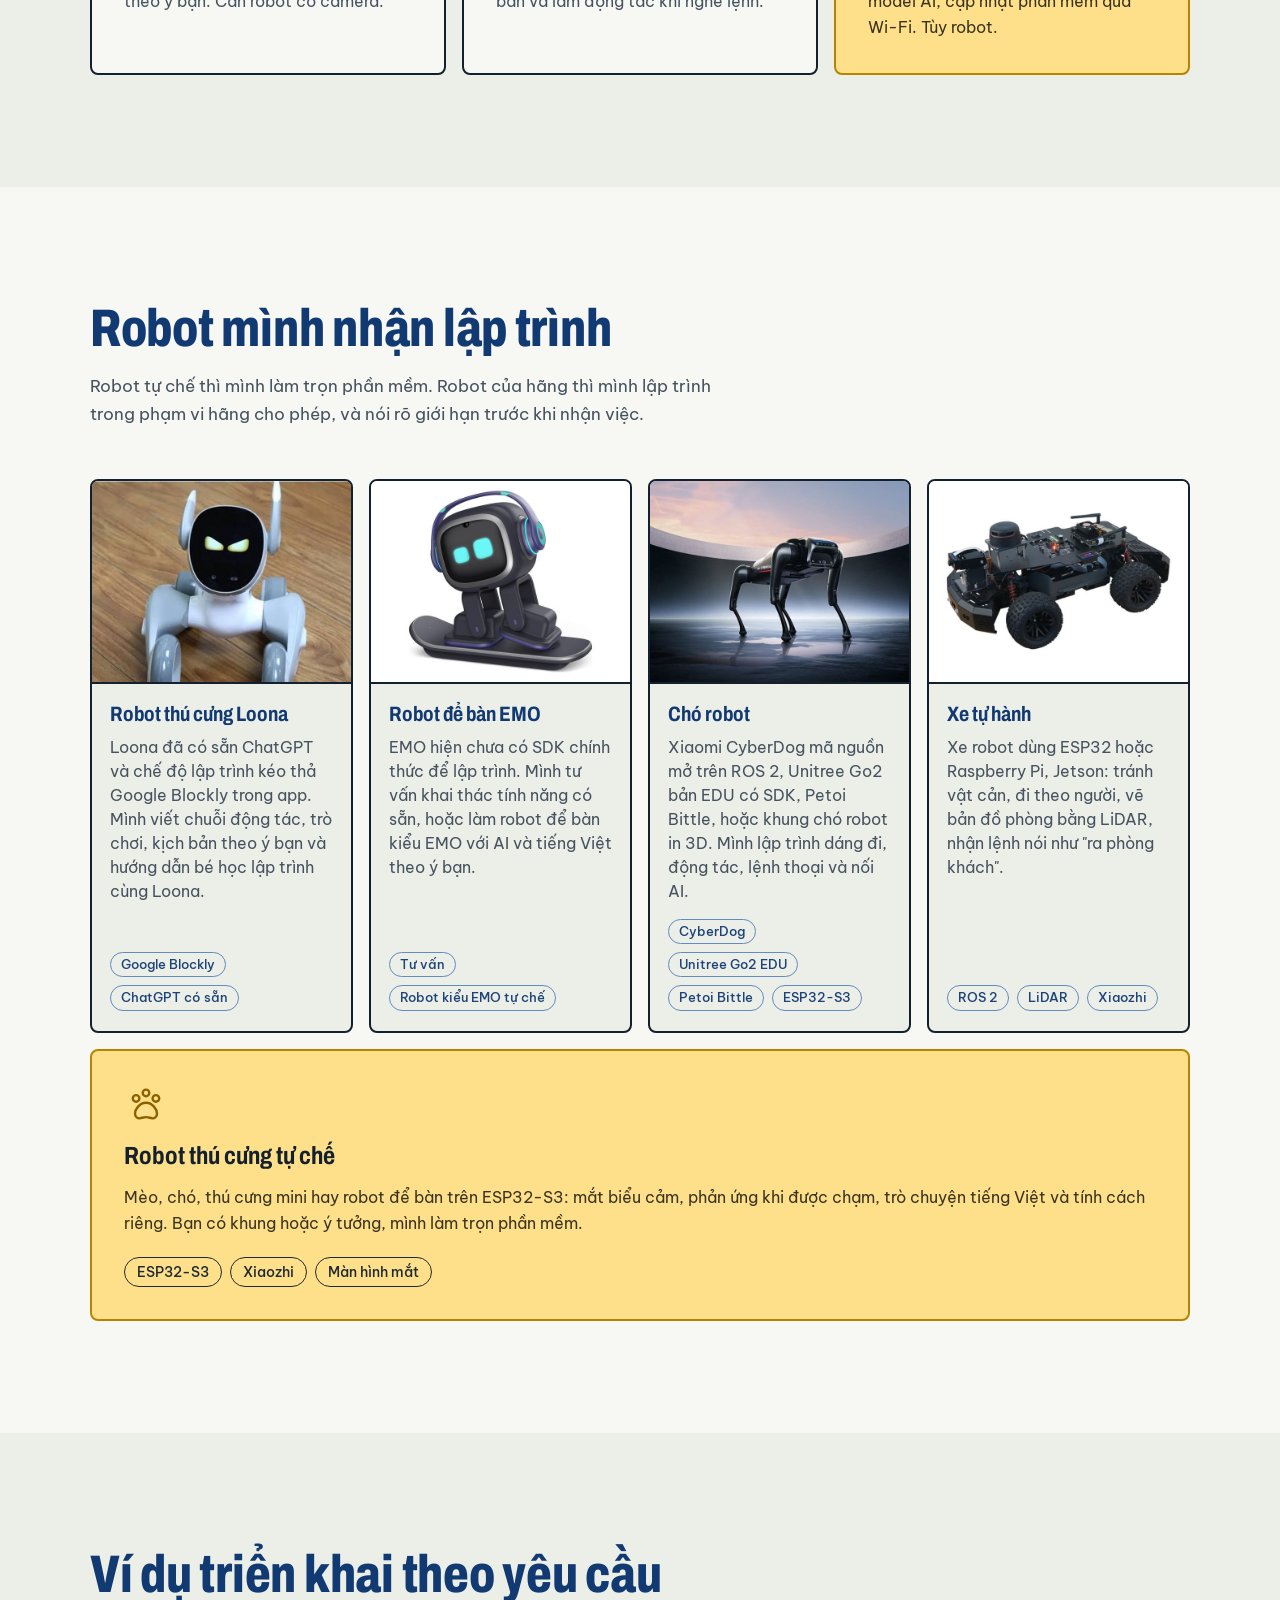
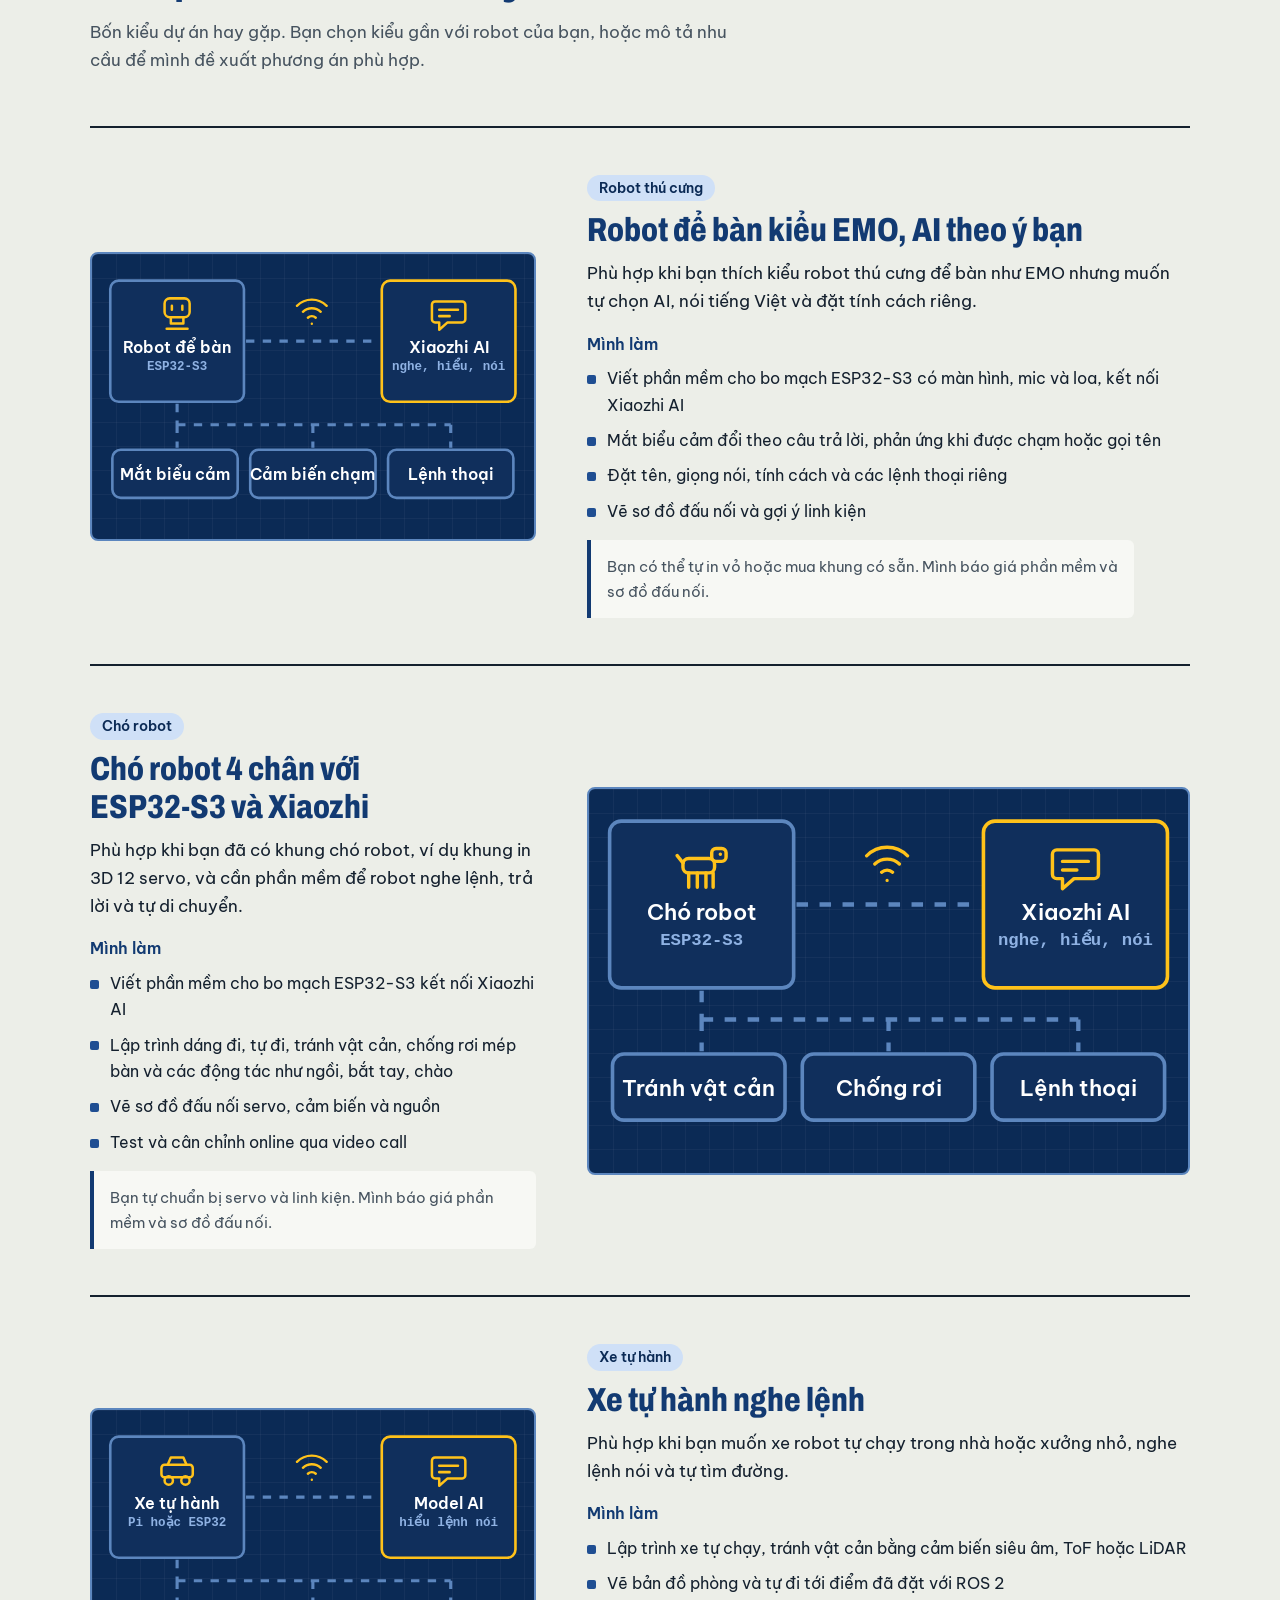
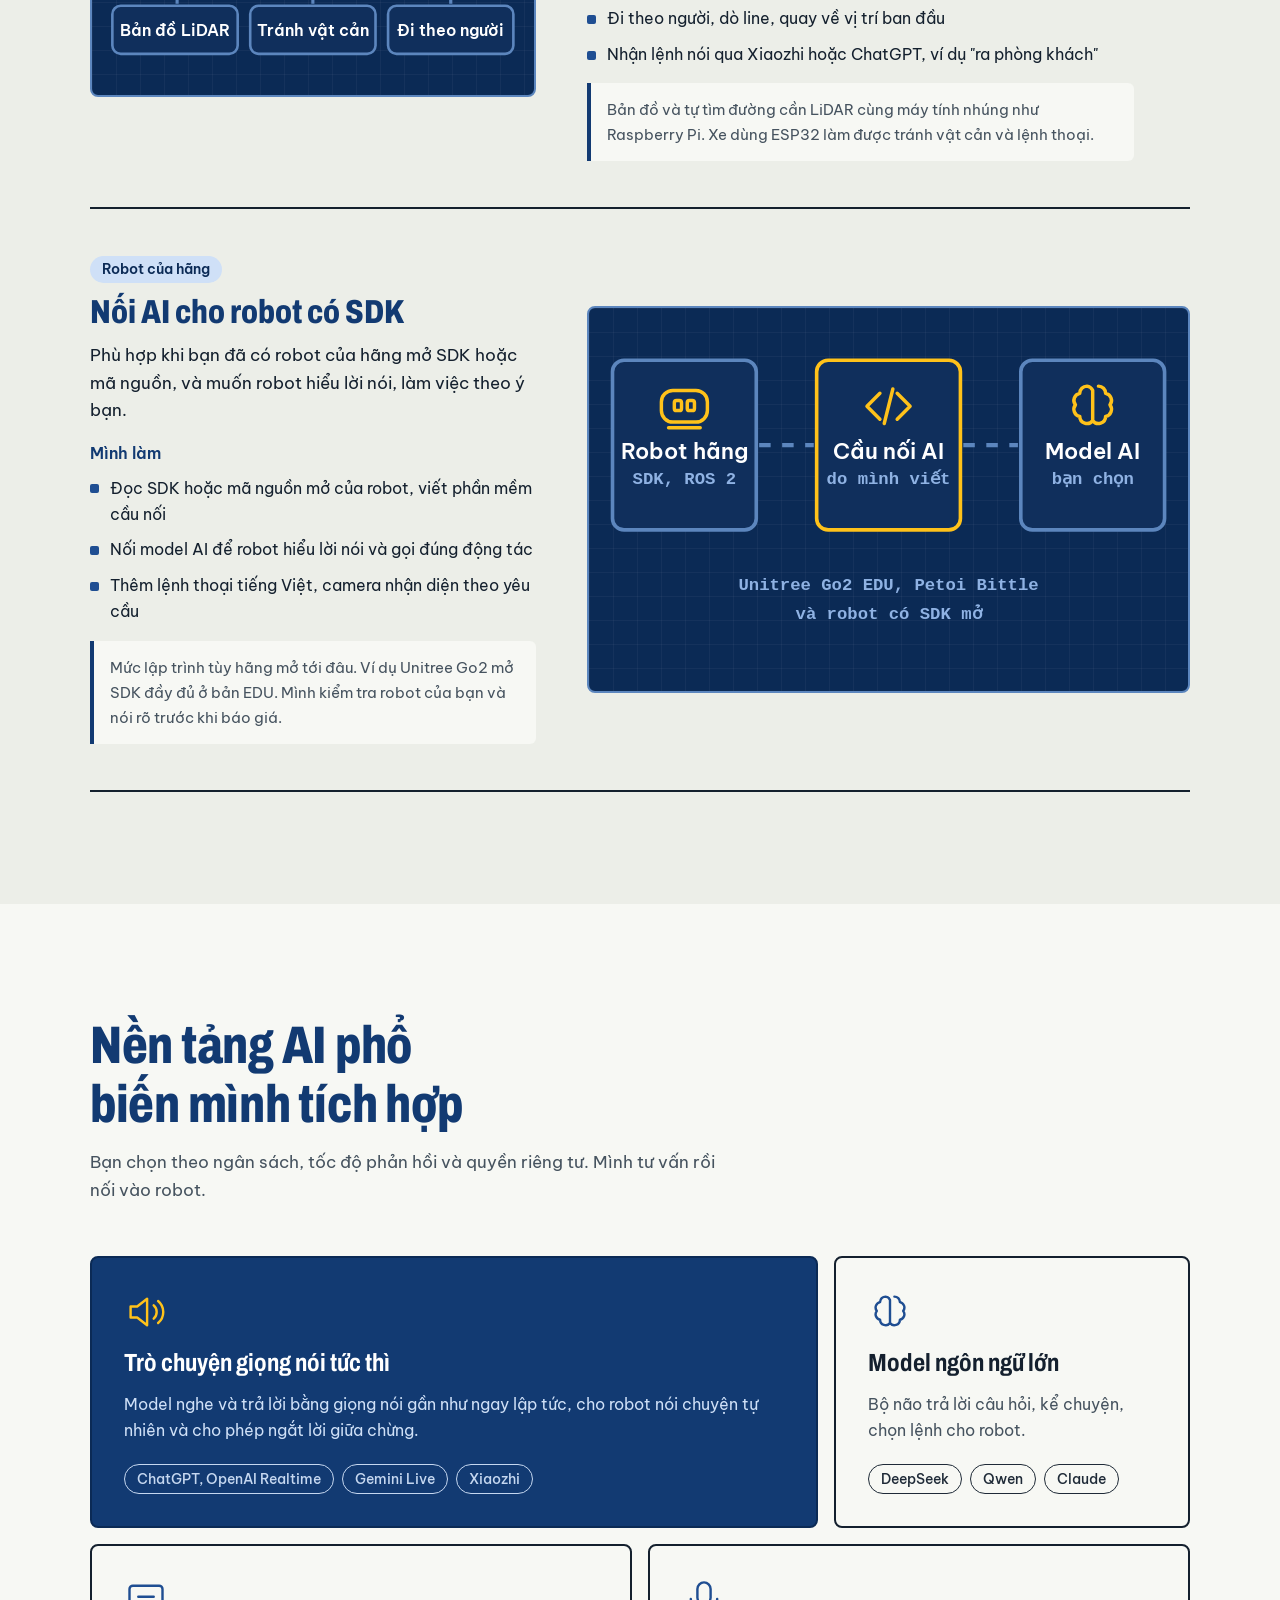
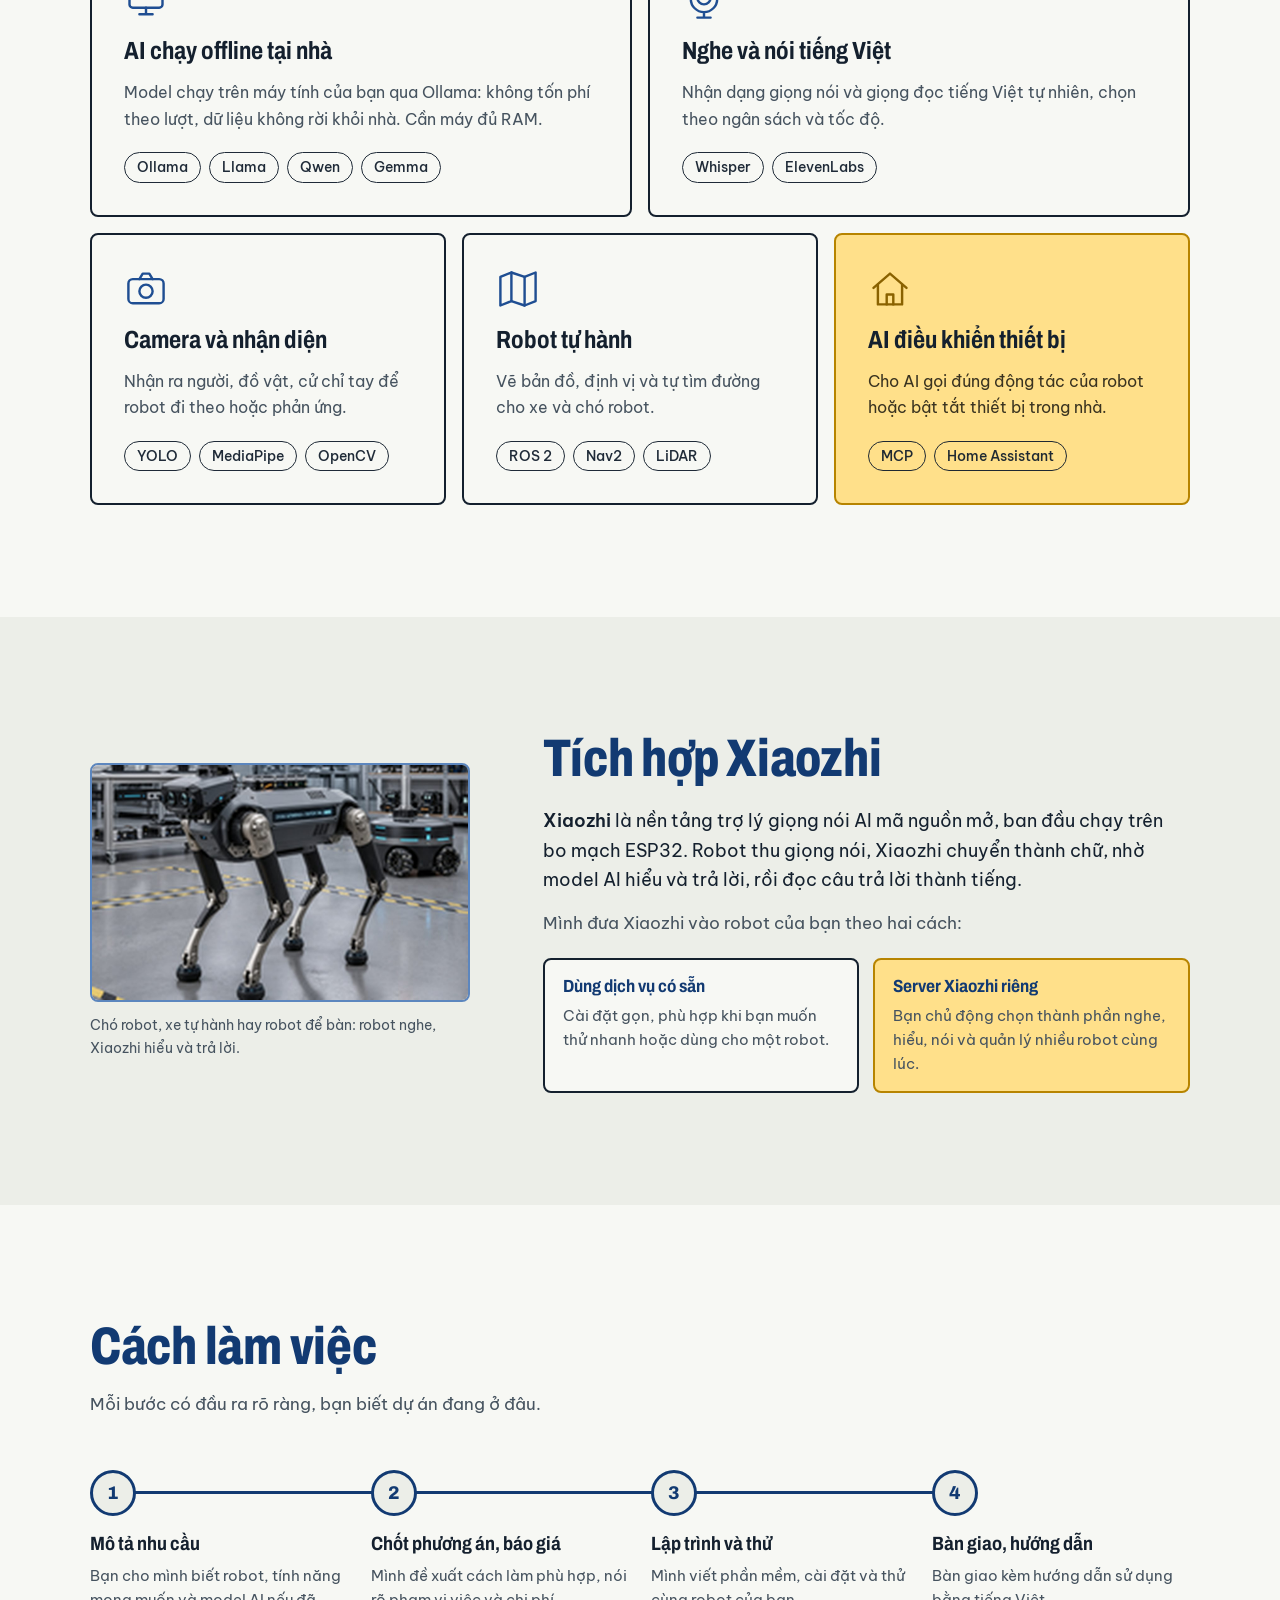
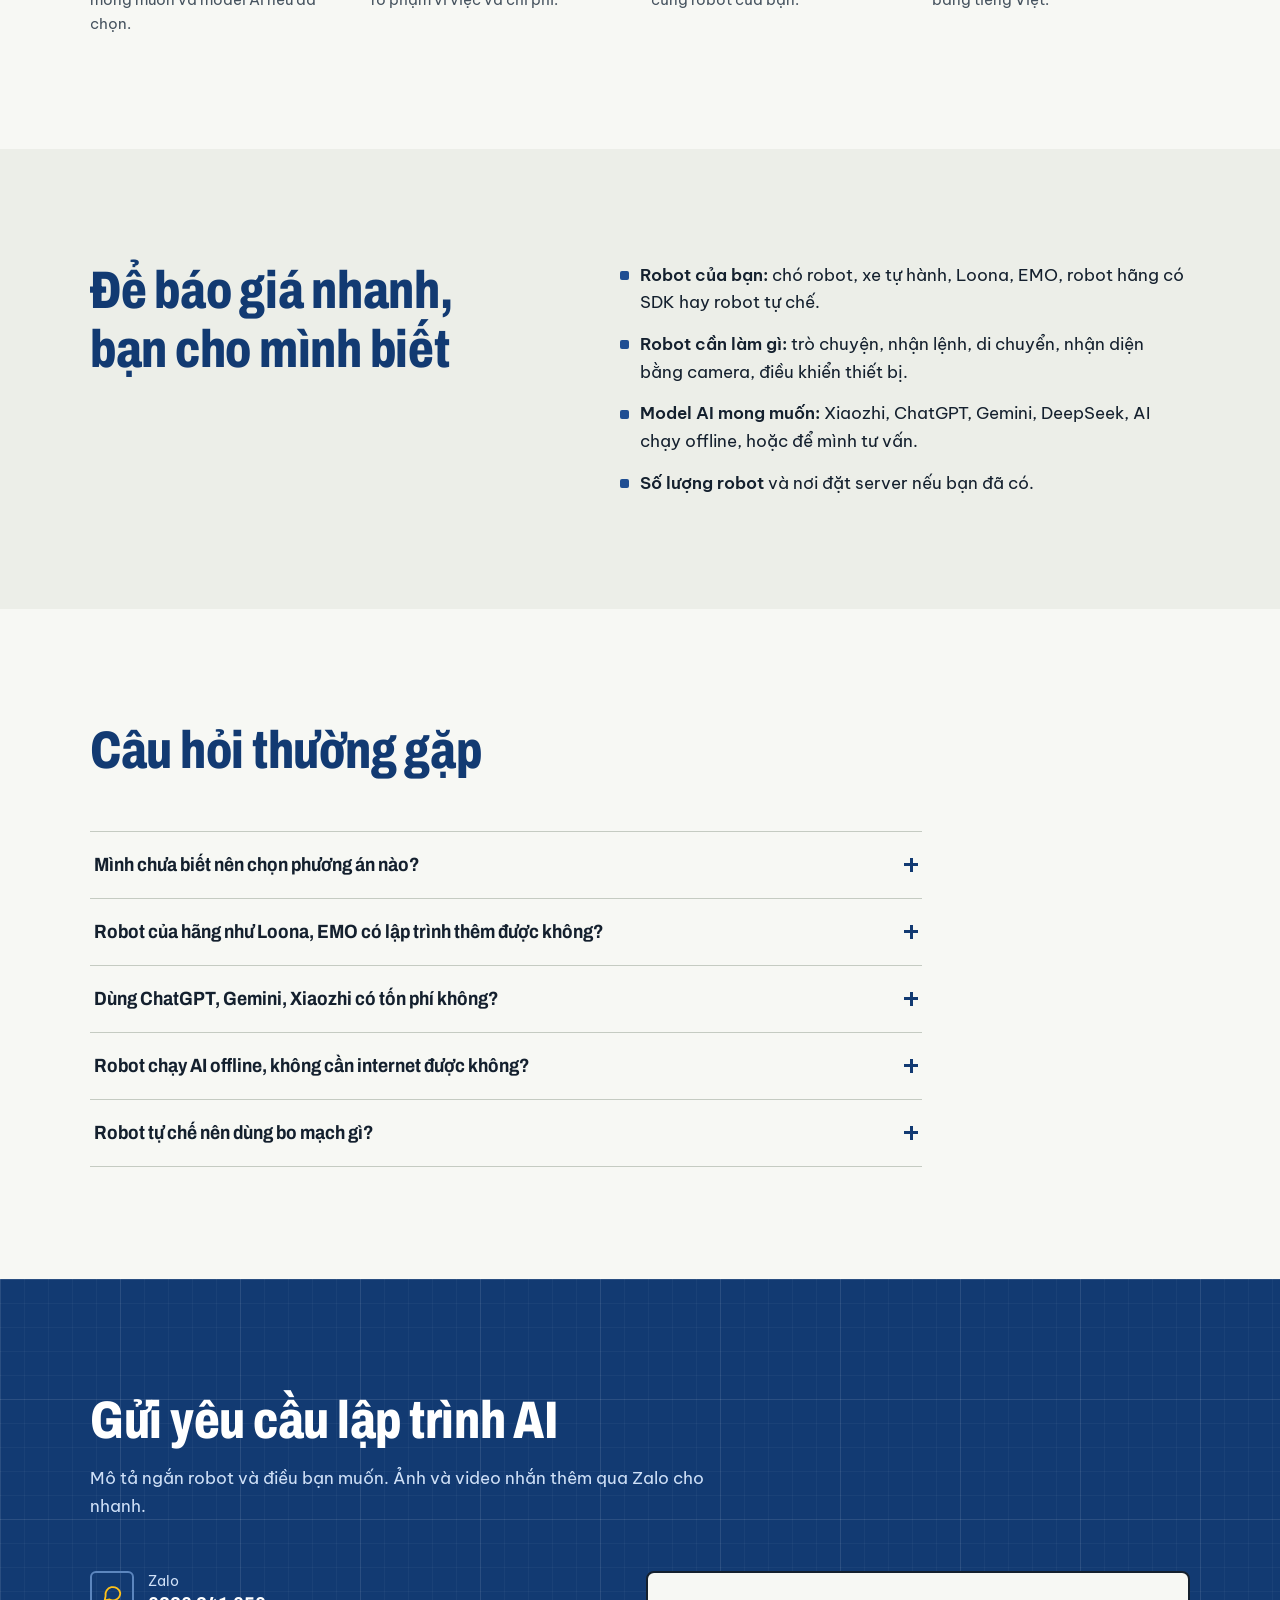
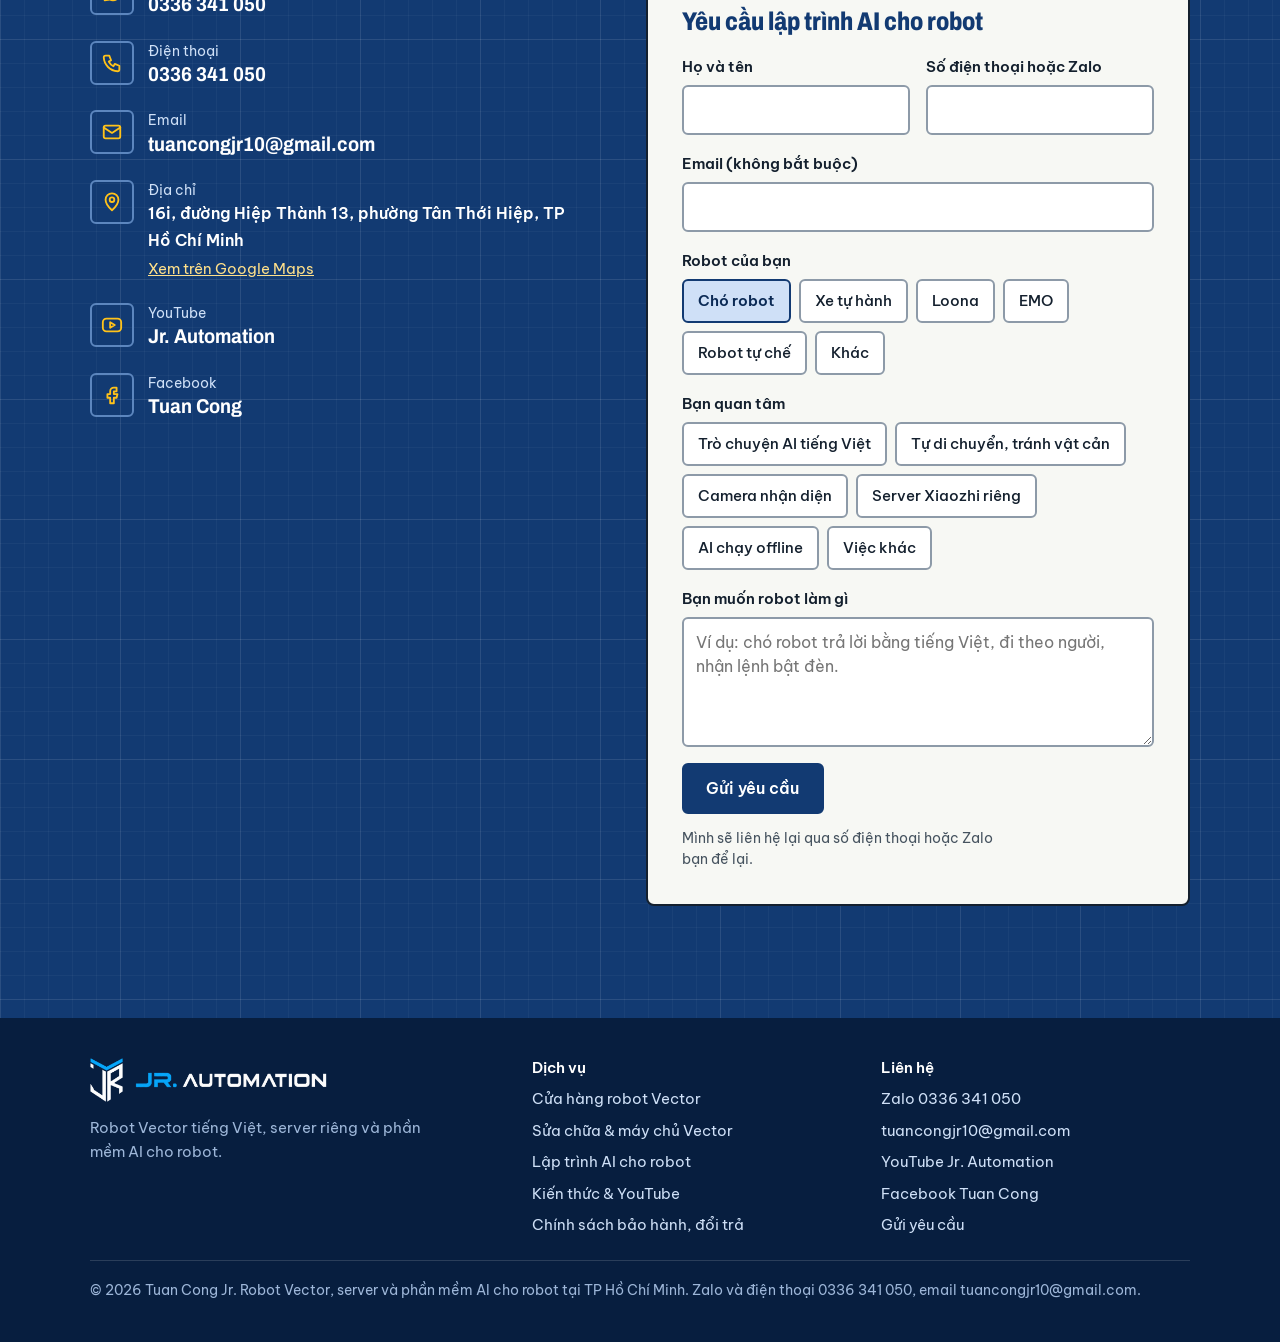
<file: lap-trinh-ai.html>
<!DOCTYPE html>
<html lang="vi">
<head>
<meta charset="utf-8">
<meta name="viewport" content="width=device-width, initial-scale=1">
<title>Lập trình AI cho robot | Chó robot, xe tự hành, robot thú cưng | Jr. Automation</title>
<meta name="description" content="Lập trình phần mềm AI cho chó robot, xe tự hành, robot thú cưng như Loona, EMO và robot tự chế: tích hợp Xiaozhi, ChatGPT, Gemini, DeepSeek, AI chạy offline, giọng nói tiếng Việt. Báo giá theo từng dự án.">
<meta name="author" content="Tuan Cong Jr">
<meta name="theme-color" content="#0B2A55">
<link rel="canonical" href="https://tuancongjr10.github.io/jrautomation/lap-trinh-ai.html">
<link rel="icon" type="image/png" sizes="32x32" href="assets/img/favicon-32.png">
<link rel="icon" type="image/png" sizes="64x64" href="assets/img/favicon-64.png">
<link rel="apple-touch-icon" href="assets/img/apple-touch-icon.png">

<meta property="og:type" content="website">
<meta property="og:locale" content="vi_VN">
<meta property="og:site_name" content="Jr. Automation">
<meta property="og:title" content="Lập trình AI cho robot | Chó robot, xe tự hành, robot thú cưng | Jr. Automation">
<meta property="og:description" content="Phần mềm AI cho chó robot, xe tự hành, robot thú cưng: Xiaozhi, ChatGPT, Gemini, DeepSeek, AI chạy offline.">
<meta property="og:url" content="https://tuancongjr10.github.io/jrautomation/lap-trinh-ai.html">
<meta property="og:image" content="https://tuancongjr10.github.io/jrautomation/assets/img/og-image.png">
<meta property="og:image:width" content="1200">
<meta property="og:image:height" content="630">
<meta name="twitter:card" content="summary_large_image">

<link rel="preload" href="assets/fonts/archivo-latin-wdth-normal.woff2" as="font" type="font/woff2" crossorigin>
<link rel="preload" href="assets/fonts/archivo-vietnamese-wdth-normal.woff2" as="font" type="font/woff2" crossorigin>
<link rel="stylesheet" href="assets/css/style.css?v=20261128e">

</head>
<body>
<a class="skip" href="#noi-dung">Chuyển đến nội dung</a>

<header class="header on-dark">
  <div class="wrap header__row">
    <a class="brand" href="./" aria-label="Jr. Automation, về trang chủ">
      <img class="brand__mark" src="assets/img/logo-mark.png" width="33" height="44" alt="">
      <img class="brand__word" src="assets/img/logo-wordmark.png" width="190" height="16" alt="Jr. Automation">
    </a>
    <button class="nav__toggle" type="button" aria-expanded="false" aria-controls="menu" aria-label="Mở menu">
      <svg viewBox="0 0 24 24" fill="none" stroke="currentColor" stroke-width="2.2" stroke-linecap="round" aria-hidden="true"><path d="M4 7h16M4 12h16M4 17h16"/></svg>
    </button>
    <nav class="nav" id="menu" aria-label="Menu chính">
      <ul class="nav__list">
        <li><a href="./">Trang chủ</a></li>
        <li><a href="vector-store.html">Cửa hàng Vector</a></li>
        <li><a href="vector-server.html">Sửa chữa &amp; máy chủ Vector</a></li>
        <li><a href="lap-trinh-ai.html" aria-current="page">Lập trình AI</a></li>
        <li><a href="kien-thuc.html">Kiến thức</a></li>
        <li><a class="btn btn--amber btn--sm" href="lien-he.html">Liên hệ</a></li>
      </ul>
    </nav>
  </div>
</header>

<main id="noi-dung">

<section class="hero hero--page on-dark" id="top" aria-labelledby="h1">
  <div class="wrap hero__grid">
    <div class="hero__text">
      <h1 id="h1">Lập trình phần mềm AI cho robot của&nbsp;bạn</h1>
      <p class="hero__lead">Mình nhận lập trình phần mềm AI theo yêu cầu cho chó robot, xe tự hành, robot thú cưng như Loona, EMO và robot tự chế. Từ tích hợp Xiaozhi, ChatGPT, Gemini, DeepSeek, AI chạy offline đến giọng nói tiếng Việt, camera nhận diện, lệnh thoại và hành vi riêng của robot, bạn nhận được trọn quy trình: tiếp nhận nhu cầu, chốt phương án, lập trình, cài đặt, chạy thử cùng robot của bạn và bàn giao kèm hướng dẫn. Jr Automation báo giá rõ ràng trước khi làm và cam kết bàn giao đúng tiến độ đã chốt.</p>
      <div class="hero__cta">
        <a class="btn btn--amber" href="#gui-yeu-cau">Gửi yêu cầu</a>
        <a class="btn btn--ghost" href="#vi-du">Xem ví dụ triển khai</a>
      </div>
      <p class="price-tag"><b>Giá</b> báo theo từng dự án</p>
    </div>

    <div class="stage">
      <p class="stage__title">Phần mềm AI nằm giữa robot và các model</p>
      <svg class="flow" viewBox="0 0 400 250" role="img" aria-label="Sơ đồ: phần mềm AI do mình lập trình nằm giữa robot và các model như Xiaozhi, ChatGPT, DeepSeek"><rect class="box" x="4" y="80" width="86" height="94" rx="8"/><g class="ico" transform="translate(27.0 92) scale(1.0)"><rect x="4" y="9" width="32" height="22" rx="8"/><rect x="13" y="16" width="5" height="7" rx="1.5"/><rect x="22" y="16" width="5" height="7" rx="1.5"/><path d="M9 35h22"/></g><text class="t1" x="47.0" y="149.0" text-anchor="middle">Robot</text><rect class="box box--hot" x="120" y="30" width="160" height="194" rx="8"/><g class="ico" transform="translate(180.0 42) scale(1.0)"><path d="M14 11 5 20l9 9M26 11l9 9-9 9M23 8l-6 24"/></g><text class="t1" x="200.0" y="99.0" text-anchor="middle">Phần mềm AI</text><text class="t2" x="200.0" y="116.0" text-anchor="middle">do mình lập trình</text><text class="t2" x="200" y="160" text-anchor="middle">giọng nói tiếng Việt</text><text class="t2" x="200" y="182" text-anchor="middle">lệnh thoại riêng</text><text class="t2" x="200" y="204" text-anchor="middle">điều khiển thiết bị</text><rect class="box" x="308" y="14" width="88" height="62" rx="8"/><text class="t1" x="352" y="51" text-anchor="middle">Xiaozhi</text><rect class="box" x="308" y="94" width="88" height="62" rx="8"/><text class="t1" x="352" y="131" text-anchor="middle">ChatGPT</text><rect class="box" x="308" y="174" width="88" height="62" rx="8"/><text class="t1" x="352" y="211" text-anchor="middle">DeepSeek</text><path class="wire" d="M92 127H118"/><path class="wire" d="M282 127H296M296 45V205M296 45H306M296 125H306M296 205H306"/></svg>
      <p class="stage__note">Robot nói, phần mềm xử lý giọng nói và lệnh, rồi gọi model AI bạn chọn để trả lời.</p>
    </div>
  </div>
</section>

<!-- ================= LÀM ĐƯỢC GÌ ================= -->
<section class="sec" id="lam-gi" aria-labelledby="h-lg">
  <div class="wrap">
    <div class="sec-head">
      <h2 id="h-lg">Mình lập trình được gì cho robot?</h2>
      <p>Chọn phần bạn cần. Mỗi dự án mình báo giá theo đúng phạm vi.</p>
    </div>
    <div class="bento">
      <article class="tile">
        <svg class="tile__icon" viewBox="0 0 40 40" aria-hidden="true"><rect x="14" y="4" width="12" height="20" rx="6"/><path d="M8 19a12 12 0 0 0 24 0M20 31v5M14 36h12"/></svg>
        <h3>Giọng nói tiếng Việt</h3>
        <p>Robot nghe và nói tiếng Việt: nhận dạng giọng nói và đọc câu trả lời thành tiếng.</p>
      </article>
      <article class="tile">
        <svg class="tile__icon" viewBox="0 0 40 40" aria-hidden="true"><path d="M7 8h26a3 3 0 0 1 3 3v14a3 3 0 0 1-3 3H19l-8 7v-7H7a3 3 0 0 1-3-3V11a3 3 0 0 1 3-3z"/><path d="M11 16h18M11 22h10"/></svg>
        <h3>Trò chuyện với AI</h3>
        <p>Nối robot với Xiaozhi, ChatGPT, Gemini, DeepSeek hoặc model chạy offline. Đặt tính cách và vai trò riêng cho robot.</p>
      </article>
      <article class="tile">
        <svg class="tile__icon" viewBox="0 0 40 40" aria-hidden="true"><path d="M14 11 5 20l9 9M26 11l9 9-9 9M23 8l-6 24"/></svg>
        <h3>Lệnh thoại riêng</h3>
        <p>Tạo câu lệnh theo ý bạn: nói một câu, robot làm đúng một việc đã định.</p>
      </article>
      <article class="tile">
        <svg class="tile__icon" viewBox="0 0 40 40" aria-hidden="true"><rect x="4" y="11" width="32" height="22" rx="4"/><circle cx="20" cy="22" r="6"/><path d="M14 11l3-5h6l3 5"/></svg>
        <h3>Camera và nhận diện</h3>
        <p>Robot nhận ra người, đồ vật, cử chỉ tay để đi theo người hoặc phản ứng theo ý bạn. Cần robot có camera.</p>
      </article>
      <article class="tile">
        <svg class="tile__icon" viewBox="0 0 40 40" aria-hidden="true"><rect x="7" y="14" width="22" height="10" rx="4"/><rect x="27" y="7" width="10" height="9" rx="3"/><path d="M11 24v10M17 24v10M23 24v10M28 24v10M33 11h.01M7 17l-4-5"/></svg>
        <h3>Hành vi và chuyển động</h3>
        <p>Lập trình dáng đi, động tác, tự di chuyển, tránh vật cản, chống rơi mép bàn và làm động tác khi nghe lệnh.</p>
      </article>
      <article class="tile tile--amber">
        <svg class="tile__icon" viewBox="0 0 40 40" aria-hidden="true" style="color:#8A6200"><path d="M5 19 20 6l15 13"/><path d="M9 16v18h22V16"/><path d="M17 34v-9h6v9"/></svg>
        <h3>Nhà thông minh và cài đặt</h3>
        <p>Ra lệnh bật tắt đèn, thiết bị trong nhà. Trang web đổi Wi-Fi, chọn model AI, cập nhật phần mềm qua Wi-Fi. Tùy robot.</p>
      </article>
    </div>
  </div>
</section>

<!-- ================= LOẠI ROBOT ================= -->
<section class="sec sec--panel" id="robot" aria-labelledby="h-rb">
  <div class="wrap">
    <div class="sec-head">
      <h2 id="h-rb">Robot mình nhận lập trình</h2>
      <p>Robot tự chế thì mình làm trọn phần mềm. Robot của hãng thì mình lập trình trong phạm vi hãng cho phép, và nói rõ giới hạn trước khi nhận việc.</p>
    </div>
    <div class="feats">
      <article class="feat">
        <img src="assets/img/robot/loona.jpg" width="640" height="500" loading="lazy" alt="Robot thú cưng Loona trên sàn gỗ">
        <div class="feat__body">
          <h3>Robot thú cưng Loona</h3>
          <p>Loona đã có sẵn ChatGPT và chế độ lập trình kéo thả Google Blockly trong app. Mình viết chuỗi động tác, trò chơi, kịch bản theo ý bạn và hướng dẫn bé học lập trình cùng Loona.</p>
          <div class="chips"><span class="chip">Google Blockly</span><span class="chip">ChatGPT có sẵn</span></div>
        </div>
      </article>
      <article class="feat">
        <img src="assets/img/robot/emo.jpg" width="640" height="500" loading="lazy" alt="Robot để bàn EMO đeo tai nghe, đứng trên ván trượt">
        <div class="feat__body">
          <h3>Robot để bàn EMO</h3>
          <p>EMO hiện chưa có SDK chính thức để lập trình. Mình tư vấn khai thác tính năng có sẵn, hoặc làm robot để bàn kiểu EMO với AI và tiếng Việt theo ý bạn.</p>
          <div class="chips"><span class="chip">Tư vấn</span><span class="chip">Robot kiểu EMO tự chế</span></div>
        </div>
      </article>
      <article class="feat">
        <img src="assets/img/robot/cyberdog.jpg" width="640" height="500" loading="lazy" alt="Chó robot Xiaomi CyberDog">
        <div class="feat__body">
          <h3>Chó robot</h3>
          <p>Xiaomi CyberDog mã nguồn mở trên ROS 2, Unitree Go2 bản EDU có SDK, Petoi Bittle, hoặc khung chó robot in 3D. Mình lập trình dáng đi, động tác, lệnh thoại và nối AI.</p>
          <div class="chips"><span class="chip">CyberDog</span><span class="chip">Unitree Go2 EDU</span><span class="chip">Petoi Bittle</span><span class="chip">ESP32-S3</span></div>
        </div>
      </article>
      <article class="feat">
        <img src="assets/img/robot/xe-tu-hanh-ros.jpg" width="640" height="500" loading="lazy" alt="Xe robot tự hành có LiDAR và máy tính nhúng">
        <div class="feat__body">
          <h3>Xe tự hành</h3>
          <p>Xe robot dùng ESP32 hoặc Raspberry Pi, Jetson: tránh vật cản, đi theo người, vẽ bản đồ phòng bằng LiDAR, nhận lệnh nói như "ra phòng khách".</p>
          <div class="chips"><span class="chip">ROS 2</span><span class="chip">LiDAR</span><span class="chip">Xiaozhi</span></div>
        </div>
      </article>
    </div>
    <div class="bento" style="margin-top:16px">
      <article class="tile tile--amber" style="grid-column:1 / -1">
        <svg class="tile__icon" viewBox="0 0 40 40" aria-hidden="true" style="color:#8A6200"><circle cx="11" cy="14" r="3"/><circle cx="20" cy="9" r="3"/><circle cx="29" cy="14" r="3"/><path d="M20 18c-6 0-10 6-10 10a4 4 0 0 0 5 4c2-.5 3-1 5-1s3 .5 5 1a4 4 0 0 0 5-4c0-4-4-10-10-10z"/></svg>
        <h3>Robot thú cưng tự chế</h3>
        <p>Mèo, chó, thú cưng mini hay robot để bàn trên ESP32-S3: mắt biểu cảm, phản ứng khi được chạm, trò chuyện tiếng Việt và tính cách riêng. Bạn có khung hoặc ý tưởng, mình làm trọn phần mềm.</p>
        <div class="chips"><span class="chip">ESP32-S3</span><span class="chip">Xiaozhi</span><span class="chip">Màn hình mắt</span></div>
      </article>
    </div>
  </div>
</section>

<!-- ================= VÍ DỤ TRIỂN KHAI ================= -->
<section class="sec" id="vi-du" aria-labelledby="h-vd">
  <div class="wrap">
    <div class="sec-head">
      <h2 id="h-vd">Ví dụ triển khai theo yêu cầu</h2>
      <p>Bốn kiểu dự án hay gặp. Bạn chọn kiểu gần với robot của bạn, hoặc mô tả nhu cầu để mình đề xuất phương án phù hợp.</p>
    </div>
    <div class="examples">
    <article class="case">
      <figure class="case__fig"><svg class="flow" viewBox="0 0 400 250" role="img" aria-label="Sơ đồ: robot để bàn dùng ESP32-S3 kết nối Xiaozhi, kèm mắt biểu cảm, cảm biến chạm và lệnh thoại"><rect class="box" x="6" y="14" width="128" height="116" rx="8"/><g class="ico" transform="translate(50.0 26) scale(1.0)"><rect x="8" y="5" width="24" height="18" rx="5"/><path d="M15 12v4M25 12v4"/><path d="M14 23v6h12v-6M10 34h20"/></g><text class="t1" x="70.0" y="83.0" text-anchor="middle">Robot để bàn</text><text class="t2" x="70.0" y="100.0" text-anchor="middle">ESP32-S3</text><rect class="box box--hot" x="266" y="14" width="128" height="116" rx="8"/><g class="ico" transform="translate(310.0 26) scale(1.0)"><path d="M7 8h26a3 3 0 0 1 3 3v14a3 3 0 0 1-3 3H19l-8 7v-7H7a3 3 0 0 1-3-3V11a3 3 0 0 1 3-3z"/><path d="M11 16h18M11 22h10"/></g><text class="t1" x="330.0" y="83.0" text-anchor="middle">Xiaozhi AI</text><text class="t2" x="330.0" y="100.0" text-anchor="middle">nghe, hiểu, nói</text><path class="wire" d="M136 72H264"/><g class="ico" transform="translate(180 22) scale(0.95)"><path d="M5 17a21 21 0 0 1 30 0M11 23a13 13 0 0 1 18 0M16 29a6 6 0 0 1 8 0M20 35h.01"/></g><rect class="box" x="8" y="176" width="120" height="46" rx="8"/><text class="t1" x="68" y="205" text-anchor="middle">Mắt biểu cảm</text><rect class="box" x="140" y="176" width="120" height="46" rx="8"/><text class="t1" x="200" y="205" text-anchor="middle">Cảm biến chạm</text><rect class="box" x="272" y="176" width="120" height="46" rx="8"/><text class="t1" x="332" y="205" text-anchor="middle">Lệnh thoại</text><path class="wire" d="M70 132V152M70 152H332M70 152V174M200 152V174M332 152V174"/></svg></figure>
      <div class="case__body">
        <span class="case__tag">Robot thú cưng</span>
        <h3>Robot để bàn kiểu EMO, AI theo ý bạn</h3>
        <p class="case__lead">Phù hợp khi bạn thích kiểu robot thú cưng để bàn như EMO nhưng muốn tự chọn AI, nói tiếng Việt và đặt tính cách riêng.</p>
        <p class="case__k">Mình làm</p>
        <ul class="ticks">
            <li>Viết phần mềm cho bo mạch ESP32-S3 có màn hình, mic và loa, kết nối Xiaozhi AI</li>
            <li>Mắt biểu cảm đổi theo câu trả lời, phản ứng khi được chạm hoặc gọi tên</li>
            <li>Đặt tên, giọng nói, tính cách và các lệnh thoại riêng</li>
            <li>Vẽ sơ đồ đấu nối và gợi ý linh kiện</li>
        </ul>
        <p class="note">Bạn có thể tự in vỏ hoặc mua khung có sẵn. Mình báo giá phần mềm và sơ đồ đấu nối.</p>
      </div>
    </article>
    <article class="case">
      <figure class="case__fig"><svg class="flow" viewBox="0 0 400 250" role="img" aria-label="Sơ đồ: chó robot 4 chân dùng ESP32-S3 kết nối Xiaozhi, kèm tránh vật cản, chống rơi và lệnh thoại"><rect class="box" x="6" y="14" width="128" height="116" rx="8"/><g class="ico" transform="translate(50.0 26) scale(1.0)"><rect x="7" y="14" width="22" height="10" rx="4"/><rect x="27" y="7" width="10" height="9" rx="3"/><path d="M11 24v10M17 24v10M23 24v10M28 24v10M33 11h.01M7 17l-4-5"/></g><text class="t1" x="70.0" y="83.0" text-anchor="middle">Chó robot</text><text class="t2" x="70.0" y="100.0" text-anchor="middle">ESP32-S3</text><rect class="box box--hot" x="266" y="14" width="128" height="116" rx="8"/><g class="ico" transform="translate(310.0 26) scale(1.0)"><path d="M7 8h26a3 3 0 0 1 3 3v14a3 3 0 0 1-3 3H19l-8 7v-7H7a3 3 0 0 1-3-3V11a3 3 0 0 1 3-3z"/><path d="M11 16h18M11 22h10"/></g><text class="t1" x="330.0" y="83.0" text-anchor="middle">Xiaozhi AI</text><text class="t2" x="330.0" y="100.0" text-anchor="middle">nghe, hiểu, nói</text><path class="wire" d="M136 72H264"/><g class="ico" transform="translate(180 22) scale(0.95)"><path d="M5 17a21 21 0 0 1 30 0M11 23a13 13 0 0 1 18 0M16 29a6 6 0 0 1 8 0M20 35h.01"/></g><rect class="box" x="8" y="176" width="120" height="46" rx="8"/><text class="t1" x="68" y="205" text-anchor="middle">Tránh vật cản</text><rect class="box" x="140" y="176" width="120" height="46" rx="8"/><text class="t1" x="200" y="205" text-anchor="middle">Chống rơi</text><rect class="box" x="272" y="176" width="120" height="46" rx="8"/><text class="t1" x="332" y="205" text-anchor="middle">Lệnh thoại</text><path class="wire" d="M70 132V152M70 152H332M70 152V174M200 152V174M332 152V174"/></svg></figure>
      <div class="case__body">
        <span class="case__tag">Chó robot</span>
        <h3>Chó robot 4 chân với <span class="nw">ESP32-S3</span> và Xiaozhi</h3>
        <p class="case__lead">Phù hợp khi bạn đã có khung chó robot, ví dụ khung in 3D 12 servo, và cần phần mềm để robot nghe lệnh, trả lời và tự di chuyển.</p>
        <p class="case__k">Mình làm</p>
        <ul class="ticks">
            <li>Viết phần mềm cho bo mạch ESP32-S3 kết nối Xiaozhi AI</li>
            <li>Lập trình dáng đi, tự đi, tránh vật cản, chống rơi mép bàn và các động tác như ngồi, bắt tay, chào</li>
            <li>Vẽ sơ đồ đấu nối servo, cảm biến và nguồn</li>
            <li>Test và cân chỉnh online qua video call</li>
        </ul>
        <p class="note">Bạn tự chuẩn bị servo và linh kiện. Mình báo giá phần mềm và sơ đồ đấu nối.</p>
      </div>
    </article>
    <article class="case">
      <figure class="case__fig"><svg class="flow" viewBox="0 0 400 250" role="img" aria-label="Sơ đồ: xe tự hành dùng Raspberry Pi hoặc ESP32 nhận lệnh nói qua model AI, kèm bản đồ LiDAR, tránh vật cản và đi theo người"><rect class="box" x="6" y="14" width="128" height="116" rx="8"/><g class="ico" transform="translate(50.0 26) scale(1.0)"><rect x="5" y="15" width="30" height="12" rx="3"/><path d="M11 15l3-7h12l3 7"/><circle cx="12" cy="30" r="4"/><circle cx="28" cy="30" r="4"/></g><text class="t1" x="70.0" y="83.0" text-anchor="middle">Xe tự hành</text><text class="t2" x="70.0" y="100.0" text-anchor="middle">Pi hoặc ESP32</text><rect class="box box--hot" x="266" y="14" width="128" height="116" rx="8"/><g class="ico" transform="translate(310.0 26) scale(1.0)"><path d="M7 8h26a3 3 0 0 1 3 3v14a3 3 0 0 1-3 3H19l-8 7v-7H7a3 3 0 0 1-3-3V11a3 3 0 0 1 3-3z"/><path d="M11 16h18M11 22h10"/></g><text class="t1" x="330.0" y="83.0" text-anchor="middle">Model AI</text><text class="t2" x="330.0" y="100.0" text-anchor="middle">hiểu lệnh nói</text><path class="wire" d="M136 72H264"/><g class="ico" transform="translate(180 22) scale(0.95)"><path d="M5 17a21 21 0 0 1 30 0M11 23a13 13 0 0 1 18 0M16 29a6 6 0 0 1 8 0M20 35h.01"/></g><rect class="box" x="8" y="176" width="120" height="46" rx="8"/><text class="t1" x="68" y="205" text-anchor="middle">Bản đồ LiDAR</text><rect class="box" x="140" y="176" width="120" height="46" rx="8"/><text class="t1" x="200" y="205" text-anchor="middle">Tránh vật cản</text><rect class="box" x="272" y="176" width="120" height="46" rx="8"/><text class="t1" x="332" y="205" text-anchor="middle">Đi theo người</text><path class="wire" d="M70 132V152M70 152H332M70 152V174M200 152V174M332 152V174"/></svg></figure>
      <div class="case__body">
        <span class="case__tag">Xe tự hành</span>
        <h3>Xe tự hành nghe lệnh</h3>
        <p class="case__lead">Phù hợp khi bạn muốn xe robot tự chạy trong nhà hoặc xưởng nhỏ, nghe lệnh nói và tự tìm đường.</p>
        <p class="case__k">Mình làm</p>
        <ul class="ticks">
            <li>Lập trình xe tự chạy, tránh vật cản bằng cảm biến siêu âm, ToF hoặc LiDAR</li>
            <li>Vẽ bản đồ phòng và tự đi tới điểm đã đặt với ROS 2</li>
            <li>Đi theo người, dò line, quay về vị trí ban đầu</li>
            <li>Nhận lệnh nói qua Xiaozhi hoặc ChatGPT, ví dụ "ra phòng khách"</li>
        </ul>
        <p class="note">Bản đồ và tự tìm đường cần LiDAR cùng máy tính nhúng như Raspberry Pi. Xe dùng ESP32 làm được tránh vật cản và lệnh thoại.</p>
      </div>
    </article>
    <article class="case">
      <figure class="case__fig"><svg class="flow" viewBox="0 0 400 250" role="img" aria-label="Sơ đồ: phần mềm cầu nối do mình viết đứng giữa robot của hãng và model AI bạn chọn"><rect class="box" x="8" y="28" width="100" height="118" rx="8"/><g class="ico" transform="translate(38.0 40) scale(1.0)"><rect x="4" y="9" width="32" height="22" rx="8"/><rect x="13" y="16" width="5" height="7" rx="1.5"/><rect x="22" y="16" width="5" height="7" rx="1.5"/><path d="M9 35h22"/></g><text class="t1" x="58.0" y="97.0" text-anchor="middle">Robot hãng</text><text class="t2" x="58.0" y="114.0" text-anchor="middle">SDK, ROS 2</text><rect class="box box--hot" x="150" y="28" width="100" height="118" rx="8"/><g class="ico" transform="translate(180.0 40) scale(1.0)"><path d="M14 11 5 20l9 9M26 11l9 9-9 9M23 8l-6 24"/></g><text class="t1" x="200.0" y="97.0" text-anchor="middle">Cầu nối AI</text><text class="t2" x="200.0" y="114.0" text-anchor="middle">do mình viết</text><rect class="box" x="292" y="28" width="100" height="118" rx="8"/><g class="ico" transform="translate(322.0 40) scale(1.0)"><path d="M16 6a5 5 0 0 0-5 5 5 5 0 0 0-3 8 5 5 0 0 0 3 8 5 5 0 0 0 9 3V9a5 5 0 0 0-4-3zM24 6a5 5 0 0 1 5 5 5 5 0 0 1 3 8 5 5 0 0 1-3 8 5 5 0 0 1-9 3"/></g><text class="t1" x="342.0" y="97.0" text-anchor="middle">Model AI</text><text class="t2" x="342.0" y="114.0" text-anchor="middle">bạn chọn</text><path class="wire" d="M110 87H148"/><path class="wire" d="M252 87H290"/><text class="t2" x="200" y="188" text-anchor="middle">Unitree Go2 EDU, Petoi Bittle</text><text class="t2" x="200" y="208" text-anchor="middle">và robot có SDK mở</text></svg></figure>
      <div class="case__body">
        <span class="case__tag">Robot của hãng</span>
        <h3>Nối AI cho robot có SDK</h3>
        <p class="case__lead">Phù hợp khi bạn đã có robot của hãng mở SDK hoặc mã nguồn, và muốn robot hiểu lời nói, làm việc theo ý bạn.</p>
        <p class="case__k">Mình làm</p>
        <ul class="ticks">
            <li>Đọc SDK hoặc mã nguồn mở của robot, viết phần mềm cầu nối</li>
            <li>Nối model AI để robot hiểu lời nói và gọi đúng động tác</li>
            <li>Thêm lệnh thoại tiếng Việt, camera nhận diện theo yêu cầu</li>
        </ul>
        <p class="note">Mức lập trình tùy hãng mở tới đâu. Ví dụ Unitree Go2 mở SDK đầy đủ ở bản EDU. Mình kiểm tra robot của bạn và nói rõ trước khi báo giá.</p>
      </div>
    </article>
    </div>
  </div>
</section>

<!-- ================= NỀN TẢNG AI ================= -->
<section class="sec sec--panel" id="nen-tang-ai" aria-labelledby="h-ai">
  <div class="wrap">
    <div class="sec-head">
      <h2 id="h-ai">Nền tảng AI phổ biến mình tích hợp</h2>
      <p>Bạn chọn theo ngân sách, tốc độ phản hồi và quyền riêng tư. Mình tư vấn rồi nối vào robot.</p>
    </div>
    <div class="bento">
      <article class="tile tile--wide tile--blue">
        <svg class="tile__icon" viewBox="0 0 40 40" aria-hidden="true"><path d="M6 15h6l9-7v24l-9-7H6z"/><path d="M27 14a8 8 0 0 1 0 12M31 10a13 13 0 0 1 0 20"/></svg>
        <h3>Trò chuyện giọng nói tức thì</h3>
        <p>Model nghe và trả lời bằng giọng nói gần như ngay lập tức, cho robot nói chuyện tự nhiên và cho phép ngắt lời giữa chừng.</p>
        <div class="chips"><span class="chip">ChatGPT, OpenAI Realtime</span><span class="chip">Gemini Live</span><span class="chip">Xiaozhi</span></div>
      </article>
      <article class="tile">
        <svg class="tile__icon" viewBox="0 0 40 40" aria-hidden="true"><path d="M16 6a5 5 0 0 0-5 5 5 5 0 0 0-3 8 5 5 0 0 0 3 8 5 5 0 0 0 9 3V9a5 5 0 0 0-4-3zM24 6a5 5 0 0 1 5 5 5 5 0 0 1 3 8 5 5 0 0 1-3 8 5 5 0 0 1-9 3"/></svg>
        <h3>Model ngôn ngữ lớn</h3>
        <p>Bộ não trả lời câu hỏi, kể chuyện, chọn lệnh cho robot.</p>
        <div class="chips"><span class="chip">DeepSeek</span><span class="chip">Qwen</span><span class="chip">Claude</span></div>
      </article>
      <article class="tile tile--half">
        <svg class="tile__icon" viewBox="0 0 40 40" aria-hidden="true"><rect x="5" y="7" width="30" height="20" rx="3"/><path d="M14 33h12M20 27v6"/><path d="M13 17h14"/></svg>
        <h3>AI chạy offline tại nhà</h3>
        <p>Model chạy trên máy tính của bạn qua Ollama: không tốn phí theo lượt, dữ liệu không rời khỏi nhà. Cần máy đủ RAM.</p>
        <div class="chips"><span class="chip">Ollama</span><span class="chip">Llama</span><span class="chip">Qwen</span><span class="chip">Gemma</span></div>
      </article>
      <article class="tile tile--half">
        <svg class="tile__icon" viewBox="0 0 40 40" aria-hidden="true"><rect x="14" y="4" width="12" height="20" rx="6"/><path d="M8 19a12 12 0 0 0 24 0M20 31v5M14 36h12"/></svg>
        <h3>Nghe và nói tiếng Việt</h3>
        <p>Nhận dạng giọng nói và giọng đọc tiếng Việt tự nhiên, chọn theo ngân sách và tốc độ.</p>
        <div class="chips"><span class="chip">Whisper</span><span class="chip">ElevenLabs</span></div>
      </article>
      <article class="tile">
        <svg class="tile__icon" viewBox="0 0 40 40" aria-hidden="true"><rect x="4" y="11" width="32" height="22" rx="4"/><circle cx="20" cy="22" r="6"/><path d="M14 11l3-5h6l3 5"/></svg>
        <h3>Camera và nhận diện</h3>
        <p>Nhận ra người, đồ vật, cử chỉ tay để robot đi theo hoặc phản ứng.</p>
        <div class="chips"><span class="chip">YOLO</span><span class="chip">MediaPipe</span><span class="chip">OpenCV</span></div>
      </article>
      <article class="tile">
        <svg class="tile__icon" viewBox="0 0 40 40" aria-hidden="true"><path d="M4 9l10-4 12 4 10-4v26l-10 4-12-4-10 4z"/><path d="M14 5v26M26 9v26"/></svg>
        <h3>Robot tự hành</h3>
        <p>Vẽ bản đồ, định vị và tự tìm đường cho xe và chó robot.</p>
        <div class="chips"><span class="chip">ROS 2</span><span class="chip">Nav2</span><span class="chip">LiDAR</span></div>
      </article>
      <article class="tile tile--amber">
        <svg class="tile__icon" viewBox="0 0 40 40" aria-hidden="true" style="color:#8A6200"><path d="M5 19 20 6l15 13"/><path d="M9 16v18h22V16"/><path d="M17 34v-9h6v9"/></svg>
        <h3>AI điều khiển thiết bị</h3>
        <p>Cho AI gọi đúng động tác của robot hoặc bật tắt thiết bị trong nhà.</p>
        <div class="chips"><span class="chip">MCP</span><span class="chip">Home Assistant</span></div>
      </article>
    </div>
  </div>
</section>

<!-- ================= XIAOZHI ================= -->
<section class="sec" id="xiaozhi" aria-labelledby="h-xz">
  <div class="wrap split split--figure">
    <figure class="figure">
      <img src="assets/img/robot/robot-cho-tu-hanh.jpg" width="1200" height="750" loading="lazy" alt="Chó robot 4 chân và xe robot tự hành trong xưởng robot">
      <figcaption>Chó robot, xe tự hành hay robot để bàn: robot nghe, Xiaozhi hiểu và trả lời.</figcaption>
    </figure>
    <div>
      <h2 class="h2" id="h-xz">Tích hợp Xiaozhi</h2>
      <div class="prose lead-prose">
        <p><b>Xiaozhi</b> là nền tảng trợ lý giọng nói AI mã nguồn mở, ban đầu chạy trên bo mạch ESP32. Robot thu giọng nói, Xiaozhi chuyển thành chữ, nhờ model AI hiểu và trả lời, rồi đọc câu trả lời thành tiếng.</p>
        <p>Mình đưa Xiaozhi vào robot của bạn theo hai cách:</p>
      </div>
      <div class="compare">
        <div>
          <h3>Dùng dịch vụ có sẵn</h3>
          <p>Cài đặt gọn, phù hợp khi bạn muốn thử nhanh hoặc dùng cho một robot.</p>
        </div>
        <div>
          <h3>Server Xiaozhi riêng</h3>
          <p>Bạn chủ động chọn thành phần nghe, hiểu, nói và quản lý nhiều robot cùng lúc.</p>
        </div>
      </div>
    </div>
  </div>
</section>

<!-- ================= QUY TRÌNH ================= -->
<section class="sec sec--panel" id="quy-trinh" aria-labelledby="h-qt">
  <div class="wrap">
    <div class="sec-head">
      <h2 id="h-qt">Cách làm việc</h2>
      <p>Mỗi bước có đầu ra rõ ràng, bạn biết dự án đang ở đâu.</p>
    </div>
    <ol class="steps steps--4" style="list-style:none;padding:0;margin:0">
      <li class="step"><span class="step__n" aria-hidden="true">1</span><h3>Mô tả nhu cầu</h3><p>Bạn cho mình biết robot, tính năng mong muốn và model AI nếu đã chọn.</p></li>
      <li class="step"><span class="step__n" aria-hidden="true">2</span><h3>Chốt phương án, báo giá</h3><p>Mình đề xuất cách làm phù hợp, nói rõ phạm vi việc và chi phí.</p></li>
      <li class="step"><span class="step__n" aria-hidden="true">3</span><h3>Lập trình và thử</h3><p>Mình viết phần mềm, cài đặt và thử cùng robot của bạn.</p></li>
      <li class="step"><span class="step__n" aria-hidden="true">4</span><h3>Bàn giao, hướng dẫn</h3><p>Bàn giao kèm hướng dẫn sử dụng bằng tiếng Việt.</p></li>
    </ol>
  </div>
</section>

<!-- ================= CẦN BIẾT ================= -->
<section class="sec" id="can-biet" aria-labelledby="h-cb">
  <div class="wrap split">
    <h2 class="h2" id="h-cb">Để báo giá nhanh, bạn cho mình biết</h2>
    <ul class="ticks ticks--lg">
      <li><b>Robot của bạn:</b> chó robot, xe tự hành, Loona, EMO, robot hãng có SDK hay robot tự chế.</li>
      <li><b>Robot cần làm gì:</b> trò chuyện, nhận lệnh, di chuyển, nhận diện bằng camera, điều khiển thiết bị.</li>
      <li><b>Model AI mong muốn:</b> Xiaozhi, ChatGPT, Gemini, DeepSeek, AI chạy offline, hoặc để mình tư vấn.</li>
      <li><b>Số lượng robot</b> và nơi đặt server nếu bạn đã có.</li>
    </ul>
  </div>
</section>

<!-- ================= HỎI ĐÁP ================= -->
<section class="sec sec--panel" id="hoi-dap" aria-labelledby="h-hd">
  <div class="wrap">
    <div class="sec-head"><h2 id="h-hd">Câu hỏi thường gặp</h2></div>
    <div class="faq">
      <details>
        <summary>Mình chưa biết nên chọn phương án nào?</summary>
        <div><p>Bạn mô tả robot đang có và điều bạn muốn robot làm. Mình đề xuất phương án gọn nhất và báo giá trước khi bắt đầu.</p></div>
      </details>
      <details>
        <summary>Robot của hãng như Loona, EMO có lập trình thêm được không?</summary>
        <div><p>Tùy hãng mở tới đâu. Loona có chế độ lập trình kéo thả Google Blockly trong app, nên mình viết được chuỗi động tác và trò chơi. EMO hiện chưa có SDK chính thức, nên mình tư vấn tính năng có sẵn hoặc làm robot để bàn tương tự. Robot như Unitree Go2 bản EDU hay Petoi Bittle có SDK hoặc mã nguồn mở nên lập trình sâu được.</p></div>
      </details>
      <details>
        <summary>Dùng ChatGPT, Gemini, Xiaozhi có tốn phí không?</summary>
        <div><p>Xiaozhi là phần mềm mã nguồn mở. ChatGPT, Gemini và các model gọi qua API thường tính phí theo lượng dùng. Model chạy offline qua Ollama không tốn phí theo lượt nhưng cần máy tính đủ mạnh. Mình nói rõ từng phương án khi báo giá.</p></div>
      </details>
      <details>
        <summary>Robot chạy AI offline, không cần internet được không?</summary>
        <div><p>Được, khi model chạy trên máy tính trong nhà qua Ollama và robot kết nối với máy đó qua Wi-Fi. Robot nhỏ dùng ESP32 không tự chạy được model lớn, nên vẫn cần máy tính đi kèm.</p></div>
      </details>
      <details>
        <summary>Robot tự chế nên dùng bo mạch gì?</summary>
        <div><p>ESP32-S3 hợp với robot nhỏ chạy Xiaozhi. Raspberry Pi hoặc Jetson hợp khi cần camera nhận diện, bản đồ LiDAR hay ROS 2. Bạn gửi mô tả hoặc ảnh robot, mình xem rồi đề xuất.</p></div>
      </details>
    </div>
  </div>
</section>

<!-- ================= GỬI YÊU CẦU ================= -->
<section class="sec contact on-dark" id="gui-yeu-cau" aria-labelledby="h-gy">
  <div class="wrap">
    <div class="sec-head">
      <h2 id="h-gy">Gửi yêu cầu lập trình AI</h2>
      <p>Mô tả ngắn robot và điều bạn muốn. Ảnh và video nhắn thêm qua Zalo cho nhanh.</p>
    </div>
    <div class="contact__grid">
      <ul class="info">
        <li>
          <span class="info__ico"><svg viewBox="0 0 24 24" aria-hidden="true"><path d="M21 12a8 8 0 0 1-11.6 7.1L4 20l1-4.6A8 8 0 1 1 21 12z"/></svg></span>
          <div><span class="info__k">Zalo</span><a class="info__v" href="https://zalo.me/0336341050" target="_blank" rel="noopener">0336 341 050</a></div>
        </li>
        <li>
          <span class="info__ico"><svg viewBox="0 0 24 24" aria-hidden="true"><path d="M5 4h4l2 5-2.5 1.5a11 11 0 0 0 5 5L15 13l5 2v4a2 2 0 0 1-2 2A16 16 0 0 1 3 6a2 2 0 0 1 2-2z"/></svg></span>
          <div><span class="info__k">Điện thoại</span><a class="info__v" href="tel:+84336341050">0336 341 050</a></div>
        </li>
        <li>
          <span class="info__ico"><svg viewBox="0 0 24 24" aria-hidden="true"><rect x="3" y="5" width="18" height="14" rx="2"/><path d="m3 7 9 6 9-6"/></svg></span>
          <div><span class="info__k">Email</span><a class="info__v" href="mailto:tuancongjr10@gmail.com">tuancongjr10@gmail.com</a></div>
        </li>
        <li>
          <span class="info__ico"><svg viewBox="0 0 24 24" aria-hidden="true"><path d="M12 21s7-6.2 7-11.5A7 7 0 0 0 5 9.5C5 14.800 12 21 12 21z"/><circle cx="12" cy="9.5" r="2.5"/></svg></span>
          <div><span class="info__k">Địa chỉ</span><span class="info__v info__v--plain">16i, đường Hiệp Thành 13, phường Tân Thới Hiệp, TP Hồ Chí Minh</span><br><a class="info__sub" href="https://www.google.com/maps/search/?api=1&amp;query=16i%20%C4%90%C6%B0%E1%BB%9Dng%20Hi%E1%BB%87p%20Th%C3%A0nh%2013%2C%20T%C3%A2n%20Th%E1%BB%9Bi%20Hi%E1%BB%87p%2C%20H%E1%BB%93%20Ch%C3%AD%20Minh" target="_blank" rel="noopener">Xem trên Google Maps</a></div>
        </li>
        <li>
          <span class="info__ico"><svg viewBox="0 0 24 24" aria-hidden="true"><rect x="2" y="5" width="20" height="14" rx="4"/><path d="m10 9 5 3-5 3z"/></svg></span>
          <div><span class="info__k">YouTube</span><a class="info__v" href="https://www.youtube.com/channel/UCqWKhlzt7eQtGVNYoNAj-9w" target="_blank" rel="noopener">Jr. Automation</a></div>
        </li>
        <li>
          <span class="info__ico"><svg viewBox="0 0 24 24" aria-hidden="true"><path d="M14 8h3V4h-3a4 4 0 0 0-4 4v3H7v4h3v6h4v-6h3l1-4h-4V8.500A.5.5 0 0 1 14.500 8z"/></svg></span>
          <div><span class="info__k">Facebook</span><a class="info__v" href="https://web.facebook.com/cong.idol.773?locale=vi_VN" target="_blank" rel="noopener">Tuan Cong</a></div>
        </li>
      </ul>

      <form class="form" action="https://formsubmit.co/tuancongjr10@gmail.com" method="POST">
        <h3>Yêu cầu lập trình AI cho robot</h3>
        <input type="hidden" name="_subject" value="Lập trình AI cho robot từ website Jr. Automation">
        <input type="hidden" name="_template" value="table">
        <input type="hidden" name="_captcha" value="false">
        <input type="hidden" name="_next" value="https://tuancongjr10.github.io/jrautomation/cam-on.html">
        <input class="hp" type="text" name="_honey" tabindex="-1" autocomplete="off" aria-hidden="true">

        <div class="form__row">
          <div class="field"><label for="a-ten">Họ và tên</label><input id="a-ten" name="Họ tên" type="text" autocomplete="name" required></div>
          <div class="field"><label for="a-sdt">Số điện thoại hoặc Zalo</label><input id="a-sdt" name="Điện thoại / Zalo" type="tel" inputmode="tel" autocomplete="tel" required></div>
        </div>
        <div class="field">
          <label for="a-mail">Email (không bắt buộc)</label><input id="a-mail" name="email" type="email" autocomplete="email">
        </div>
        <fieldset class="field">
          <legend>Robot của bạn</legend>
          <div class="choices">
            <label class="choice"><input type="radio" name="Robot" value="Chó robot" checked><span>Chó robot</span></label>
            <label class="choice"><input type="radio" name="Robot" value="Xe tự hành"><span>Xe tự hành</span></label>
            <label class="choice"><input type="radio" name="Robot" value="Loona"><span>Loona</span></label>
            <label class="choice"><input type="radio" name="Robot" value="EMO"><span>EMO</span></label>
            <label class="choice"><input type="radio" name="Robot" value="Robot tự chế"><span>Robot tự chế</span></label>
            <label class="choice"><input type="radio" name="Robot" value="Khác"><span>Khác</span></label>
          </div>
        </fieldset>
        <fieldset class="field">
          <legend>Bạn quan tâm</legend>
          <div class="choices">
            <label class="choice"><input type="checkbox" name="Cần - Trò chuyện AI tiếng Việt" value="Có"><span>Trò chuyện AI tiếng Việt</span></label>
            <label class="choice"><input type="checkbox" name="Cần - Tự di chuyển, tránh vật cản" value="Có"><span>Tự di chuyển, tránh vật cản</span></label>
            <label class="choice"><input type="checkbox" name="Cần - Camera nhận diện" value="Có"><span>Camera nhận diện</span></label>
            <label class="choice"><input type="checkbox" name="Cần - Server Xiaozhi riêng" value="Có"><span>Server Xiaozhi riêng</span></label>
            <label class="choice"><input type="checkbox" name="Cần - AI chạy offline" value="Có"><span>AI chạy offline</span></label>
            <label class="choice"><input type="checkbox" name="Cần - Việc khác" value="Có"><span>Việc khác</span></label>
          </div>
        </fieldset>
        <div class="field">
          <label for="a-nd">Bạn muốn robot làm gì</label>
          <textarea id="a-nd" name="Mô tả yêu cầu" required placeholder="Ví dụ: chó robot trả lời bằng tiếng Việt, đi theo người, nhận lệnh bật đèn."></textarea>
        </div>
        <div class="form__foot">
          <button class="btn btn--blue" type="submit">Gửi yêu cầu</button>
          <span>Mình sẽ liên hệ lại qua số điện thoại hoặc Zalo bạn để lại.</span>
        </div>
      </form>
    </div>
  </div>
</section>

</main>

<footer class="footer on-dark">
  <div class="wrap">
    <div class="footer__cols">
      <div>
        <a class="brand" href="./" aria-label="Jr. Automation, về trang chủ">
          <img class="brand__mark" src="assets/img/logo-mark.png" width="33" height="44" alt="">
          <img class="brand__word" src="assets/img/logo-wordmark.png" width="190" height="16" alt="Jr. Automation">
        </a>
        <p class="footer__tag">Robot Vector tiếng Việt, server riêng và phần mềm AI cho robot.</p>
      </div>
      <div>
        <h2>Dịch vụ</h2>
        <ul>
          <li><a href="vector-store.html">Cửa hàng robot Vector</a></li>
          <li><a href="vector-server.html">Sửa chữa &amp; máy chủ Vector</a></li>
          <li><a href="lap-trinh-ai.html">Lập trình AI cho robot</a></li>
          <li><a href="kien-thuc.html">Kiến thức &amp; YouTube</a></li>
          <li><a href="chinh-sach.html">Chính sách bảo hành, đổi trả</a></li>
        </ul>
      </div>
      <div>
        <h2>Liên hệ</h2>
        <ul>
          <li><a href="https://zalo.me/0336341050" target="_blank" rel="noopener">Zalo 0336 341 050</a></li>
          <li><a href="mailto:tuancongjr10@gmail.com">tuancongjr10@gmail.com</a></li>
          <li><a href="https://www.youtube.com/channel/UCqWKhlzt7eQtGVNYoNAj-9w" target="_blank" rel="noopener">YouTube Jr. Automation</a></li>
          <li><a href="https://web.facebook.com/cong.idol.773?locale=vi_VN" target="_blank" rel="noopener">Facebook Tuan Cong</a></li>
          <li><a href="lien-he.html">Gửi yêu cầu</a></li>
        </ul>
      </div>
    </div>
    <p class="footer__copy">© 2026 Tuan Cong Jr. Robot Vector, server và phần mềm AI cho robot tại TP Hồ Chí Minh. Zalo và điện thoại 0336 341 050, email tuancongjr10@gmail.com.</p>
  </div>
</footer>

<!-- Thanh liên hệ nhanh trên điện thoại -->
<div class="mbar on-dark">
  <a class="btn btn--ghost" href="tel:+84336341050">Gọi ngay</a>
  <a class="btn btn--amber" href="https://zalo.me/0336341050" target="_blank" rel="noopener">Nhắn Zalo</a>
</div>

<script src="assets/js/main.js?v=20261128e" defer></script>
<script src="assets/js/chatbot.js?v=20261128k" defer></script>
</body>
</html>
</file>
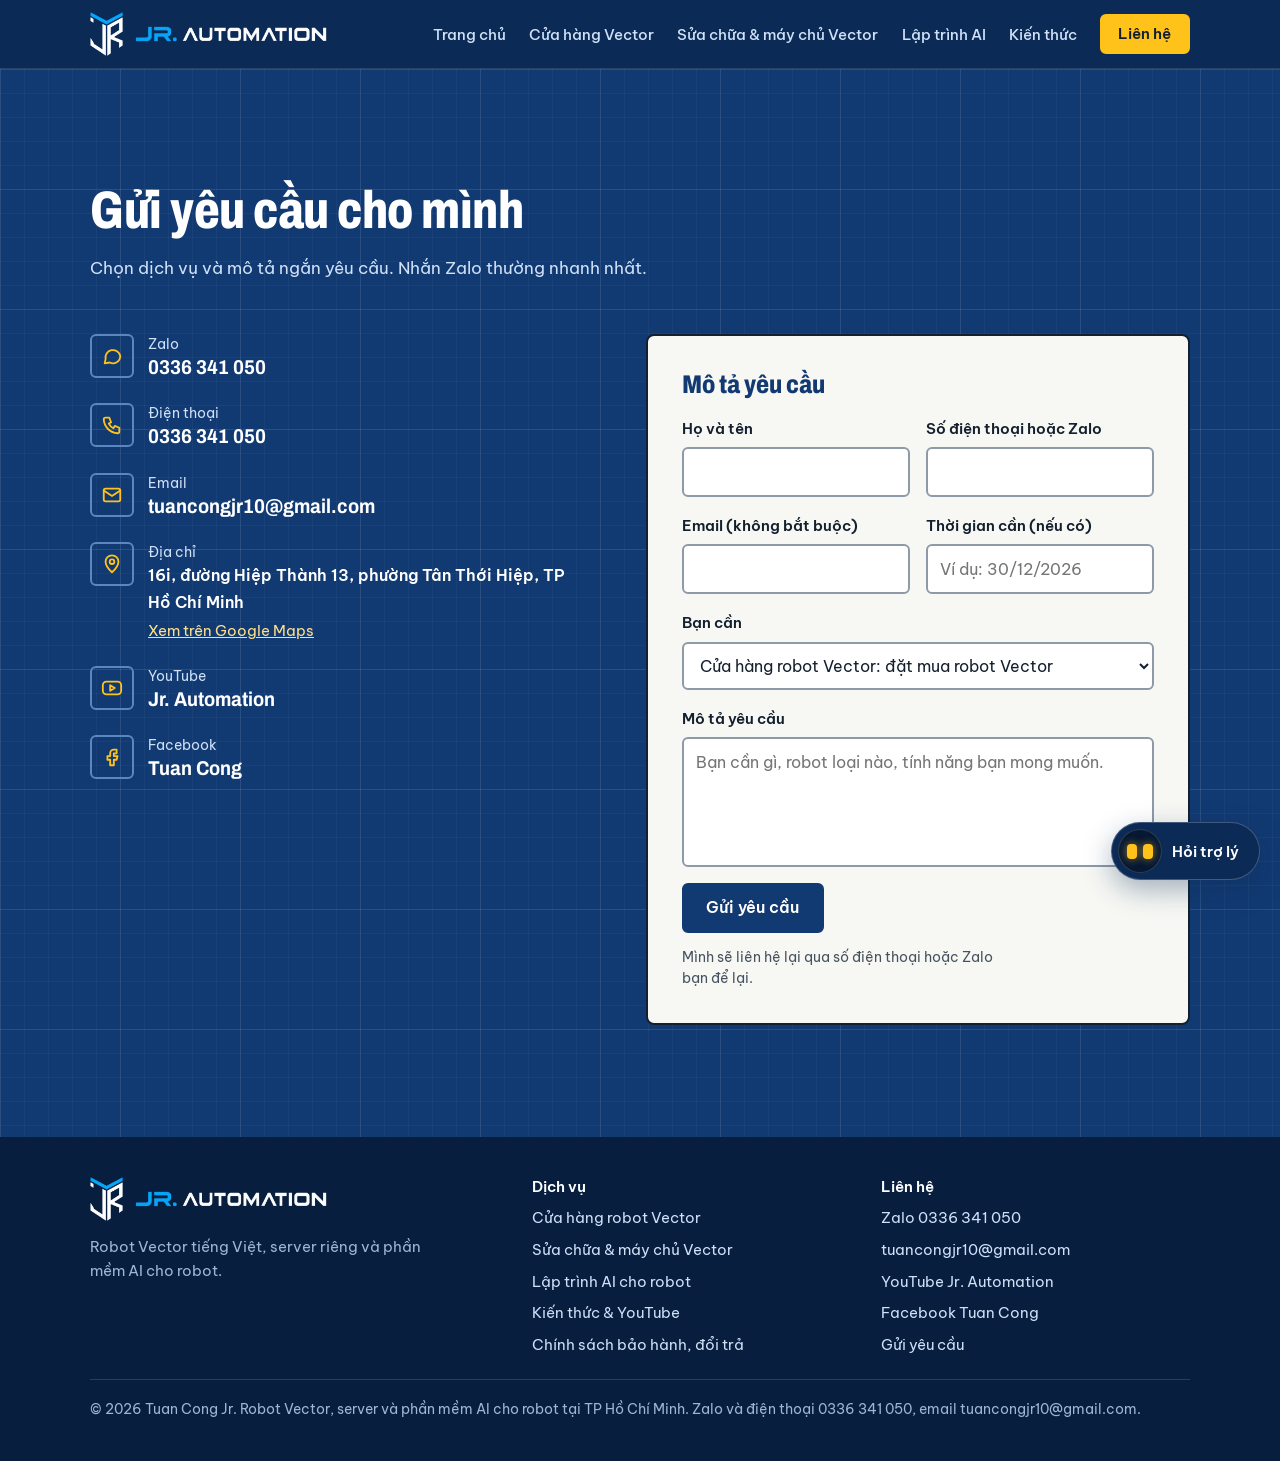
<file: lien-he.html>
<!DOCTYPE html>
<html lang="vi">
<head>
<meta charset="utf-8">
<meta name="viewport" content="width=device-width, initial-scale=1">
<title>Liên hệ | Jr. Automation | Zalo 0336 341 050</title>
<meta name="description" content="Liên hệ Jr. Automation: Zalo và điện thoại 0336 341 050, email tuancongjr10@gmail.com, địa chỉ tại phường Tân Thới Hiệp, TP Hồ Chí Minh.">
<meta name="author" content="Tuan Cong Jr">
<meta name="theme-color" content="#0B2A55">
<link rel="canonical" href="https://tuancongjr10.github.io/jrautomation/lien-he.html">
<link rel="icon" type="image/png" sizes="32x32" href="assets/img/favicon-32.png">
<link rel="icon" type="image/png" sizes="64x64" href="assets/img/favicon-64.png">
<link rel="apple-touch-icon" href="assets/img/apple-touch-icon.png">

<meta property="og:type" content="website">
<meta property="og:locale" content="vi_VN">
<meta property="og:site_name" content="Jr. Automation">
<meta property="og:title" content="Liên hệ | Jr. Automation | Zalo 0336 341 050">
<meta property="og:description" content="Liên hệ Jr. Automation: Zalo và điện thoại 0336 341 050, email tuancongjr10@gmail.com, địa chỉ tại phường Tân Thới Hiệp, TP Hồ Chí Minh.">
<meta property="og:url" content="https://tuancongjr10.github.io/jrautomation/lien-he.html">
<meta property="og:image" content="https://tuancongjr10.github.io/jrautomation/assets/img/og-image.png">
<meta property="og:image:width" content="1200">
<meta property="og:image:height" content="630">
<meta name="twitter:card" content="summary_large_image">

<link rel="preload" href="assets/fonts/archivo-latin-wdth-normal.woff2" as="font" type="font/woff2" crossorigin>
<link rel="preload" href="assets/fonts/archivo-vietnamese-wdth-normal.woff2" as="font" type="font/woff2" crossorigin>
<link rel="stylesheet" href="assets/css/style.css?v=20261128e">

</head>
<body>
<a class="skip" href="#noi-dung">Chuyển đến nội dung</a>

<header class="header on-dark">
  <div class="wrap header__row">
    <a class="brand" href="./" aria-label="Jr. Automation, về trang chủ">
      <img class="brand__mark" src="assets/img/logo-mark.png" width="33" height="44" alt="">
      <img class="brand__word" src="assets/img/logo-wordmark.png" width="190" height="16" alt="Jr. Automation">
    </a>
    <button class="nav__toggle" type="button" aria-expanded="false" aria-controls="menu" aria-label="Mở menu">
      <svg viewBox="0 0 24 24" fill="none" stroke="currentColor" stroke-width="2.2" stroke-linecap="round" aria-hidden="true"><path d="M4 7h16M4 12h16M4 17h16"/></svg>
    </button>
    <nav class="nav" id="menu" aria-label="Menu chính">
      <ul class="nav__list">
        <li><a href="./">Trang chủ</a></li>
        <li><a href="vector-store.html">Cửa hàng Vector</a></li>
        <li><a href="vector-server.html">Sửa chữa &amp; máy chủ Vector</a></li>
        <li><a href="lap-trinh-ai.html">Lập trình AI</a></li>
        <li><a href="kien-thuc.html">Kiến thức</a></li>
        <li><a class="btn btn--amber btn--sm" href="lien-he.html" aria-current="page">Liên hệ</a></li>
      </ul>
    </nav>
  </div>
</header>

<main id="noi-dung">

<section class="sec contact on-dark" id="lien-he" aria-labelledby="h1">
  <div class="wrap">
    <div class="sec-head">
      <h1 id="h1">Gửi yêu cầu cho mình</h1>
      <p>Chọn dịch vụ và mô tả ngắn yêu cầu. Nhắn Zalo thường nhanh nhất.</p>
    </div>

    <div class="contact__grid">
      <ul class="info">
        <li>
          <span class="info__ico"><svg viewBox="0 0 24 24" aria-hidden="true"><path d="M21 12a8 8 0 0 1-11.6 7.1L4 20l1-4.6A8 8 0 1 1 21 12z"/></svg></span>
          <div><span class="info__k">Zalo</span><a class="info__v" href="https://zalo.me/0336341050" target="_blank" rel="noopener">0336 341 050</a></div>
        </li>
        <li>
          <span class="info__ico"><svg viewBox="0 0 24 24" aria-hidden="true"><path d="M5 4h4l2 5-2.5 1.5a11 11 0 0 0 5 5L15 13l5 2v4a2 2 0 0 1-2 2A16 16 0 0 1 3 6a2 2 0 0 1 2-2z"/></svg></span>
          <div><span class="info__k">Điện thoại</span><a class="info__v" href="tel:+84336341050">0336 341 050</a></div>
        </li>
        <li>
          <span class="info__ico"><svg viewBox="0 0 24 24" aria-hidden="true"><rect x="3" y="5" width="18" height="14" rx="2"/><path d="m3 7 9 6 9-6"/></svg></span>
          <div><span class="info__k">Email</span><a class="info__v" href="mailto:tuancongjr10@gmail.com">tuancongjr10@gmail.com</a></div>
        </li>
        <li>
          <span class="info__ico"><svg viewBox="0 0 24 24" aria-hidden="true"><path d="M12 21s7-6.2 7-11.5A7 7 0 0 0 5 9.5C5 14.800 12 21 12 21z"/><circle cx="12" cy="9.5" r="2.5"/></svg></span>
          <div><span class="info__k">Địa chỉ</span><span class="info__v info__v--plain">16i, đường Hiệp Thành 13, phường Tân Thới Hiệp, TP Hồ Chí Minh</span><br><a class="info__sub" href="https://www.google.com/maps/search/?api=1&amp;query=16i%20%C4%90%C6%B0%E1%BB%9Dng%20Hi%E1%BB%87p%20Th%C3%A0nh%2013%2C%20T%C3%A2n%20Th%E1%BB%9Bi%20Hi%E1%BB%87p%2C%20H%E1%BB%93%20Ch%C3%AD%20Minh" target="_blank" rel="noopener">Xem trên Google Maps</a></div>
        </li>
        <li>
          <span class="info__ico"><svg viewBox="0 0 24 24" aria-hidden="true"><rect x="2" y="5" width="20" height="14" rx="4"/><path d="m10 9 5 3-5 3z"/></svg></span>
          <div><span class="info__k">YouTube</span><a class="info__v" href="https://www.youtube.com/channel/UCqWKhlzt7eQtGVNYoNAj-9w" target="_blank" rel="noopener">Jr. Automation</a></div>
        </li>
        <li>
          <span class="info__ico"><svg viewBox="0 0 24 24" aria-hidden="true"><path d="M14 8h3V4h-3a4 4 0 0 0-4 4v3H7v4h3v6h4v-6h3l1-4h-4V8.500A.5.5 0 0 1 14.500 8z"/></svg></span>
          <div><span class="info__k">Facebook</span><a class="info__v" href="https://web.facebook.com/cong.idol.773?locale=vi_VN" target="_blank" rel="noopener">Tuan Cong</a></div>
        </li>
      </ul>

      <form class="form" id="form" action="https://formsubmit.co/tuancongjr10@gmail.com" method="POST">
        <h3>Mô tả yêu cầu</h3>
        <input type="hidden" name="_subject" value="Yêu cầu mới từ website Jr. Automation">
        <input type="hidden" name="_template" value="table">
        <input type="hidden" name="_captcha" value="false">
        <input type="hidden" name="_next" value="https://tuancongjr10.github.io/jrautomation/cam-on.html">
        <input class="hp" type="text" name="_honey" tabindex="-1" autocomplete="off" aria-hidden="true">

        <div class="form__row">
          <div class="field"><label for="c-ten">Họ và tên</label><input id="c-ten" name="Họ tên" type="text" autocomplete="name" required></div>
          <div class="field"><label for="c-sdt">Số điện thoại hoặc Zalo</label><input id="c-sdt" name="Điện thoại / Zalo" type="tel" inputmode="tel" autocomplete="tel" required></div>
        </div>
        <div class="form__row">
          <div class="field"><label for="c-mail">Email (không bắt buộc)</label><input id="c-mail" name="email" type="email" autocomplete="email"></div>
          <div class="field"><label for="c-han">Thời gian cần (nếu có)</label><input id="c-han" name="Thời gian cần" type="text" placeholder="Ví dụ: 30/12/2026"></div>
        </div>
        <div class="field">
          <label for="c-loai">Bạn cần</label>
          <select id="c-loai" name="Loại dịch vụ" data-preselect>
            <option data-key="vector">Cửa hàng robot Vector: đặt mua robot Vector</option>
            <option data-key="server">Sửa chữa &amp; máy chủ Vector: sửa chữa, cài server, kết nối AI</option>
            <option data-key="ai">Lập trình AI cho robot: server theo yêu cầu, tích hợp Xiaozhi</option>
            <option data-key="khac">Việc khác</option>
          </select>
        </div>
        <div class="field">
          <label for="c-nd">Mô tả yêu cầu</label>
          <textarea id="c-nd" name="Nội dung" required placeholder="Bạn cần gì, robot loại nào, tính năng bạn mong muốn."></textarea>
        </div>
        <div class="form__foot">
          <button class="btn btn--blue" type="submit">Gửi yêu cầu</button>
          <span>Mình sẽ liên hệ lại qua số điện thoại hoặc Zalo bạn để lại.</span>
        </div>
      </form>
    </div>
  </div>
</section>

</main>

<footer class="footer on-dark">
  <div class="wrap">
    <div class="footer__cols">
      <div>
        <a class="brand" href="./" aria-label="Jr. Automation, về trang chủ">
          <img class="brand__mark" src="assets/img/logo-mark.png" width="33" height="44" alt="">
          <img class="brand__word" src="assets/img/logo-wordmark.png" width="190" height="16" alt="Jr. Automation">
        </a>
        <p class="footer__tag">Robot Vector tiếng Việt, server riêng và phần mềm AI cho robot.</p>
      </div>
      <div>
        <h2>Dịch vụ</h2>
        <ul>
          <li><a href="vector-store.html">Cửa hàng robot Vector</a></li>
          <li><a href="vector-server.html">Sửa chữa &amp; máy chủ Vector</a></li>
          <li><a href="lap-trinh-ai.html">Lập trình AI cho robot</a></li>
          <li><a href="kien-thuc.html">Kiến thức &amp; YouTube</a></li>
          <li><a href="chinh-sach.html">Chính sách bảo hành, đổi trả</a></li>
        </ul>
      </div>
      <div>
        <h2>Liên hệ</h2>
        <ul>
          <li><a href="https://zalo.me/0336341050" target="_blank" rel="noopener">Zalo 0336 341 050</a></li>
          <li><a href="mailto:tuancongjr10@gmail.com">tuancongjr10@gmail.com</a></li>
          <li><a href="https://www.youtube.com/channel/UCqWKhlzt7eQtGVNYoNAj-9w" target="_blank" rel="noopener">YouTube Jr. Automation</a></li>
          <li><a href="https://web.facebook.com/cong.idol.773?locale=vi_VN" target="_blank" rel="noopener">Facebook Tuan Cong</a></li>
          <li><a href="lien-he.html">Gửi yêu cầu</a></li>
        </ul>
      </div>
    </div>
    <p class="footer__copy">© 2026 Tuan Cong Jr. Robot Vector, server và phần mềm AI cho robot tại TP Hồ Chí Minh. Zalo và điện thoại 0336 341 050, email tuancongjr10@gmail.com.</p>
  </div>
</footer>

<!-- Thanh liên hệ nhanh trên điện thoại -->
<div class="mbar on-dark">
  <a class="btn btn--ghost" href="tel:+84336341050">Gọi ngay</a>
  <a class="btn btn--amber" href="https://zalo.me/0336341050" target="_blank" rel="noopener">Nhắn Zalo</a>
</div>

<script src="assets/js/main.js?v=20261128e" defer></script>
<script src="assets/js/chatbot.js?v=20261128k" defer></script>
</body>
</html>
</file>
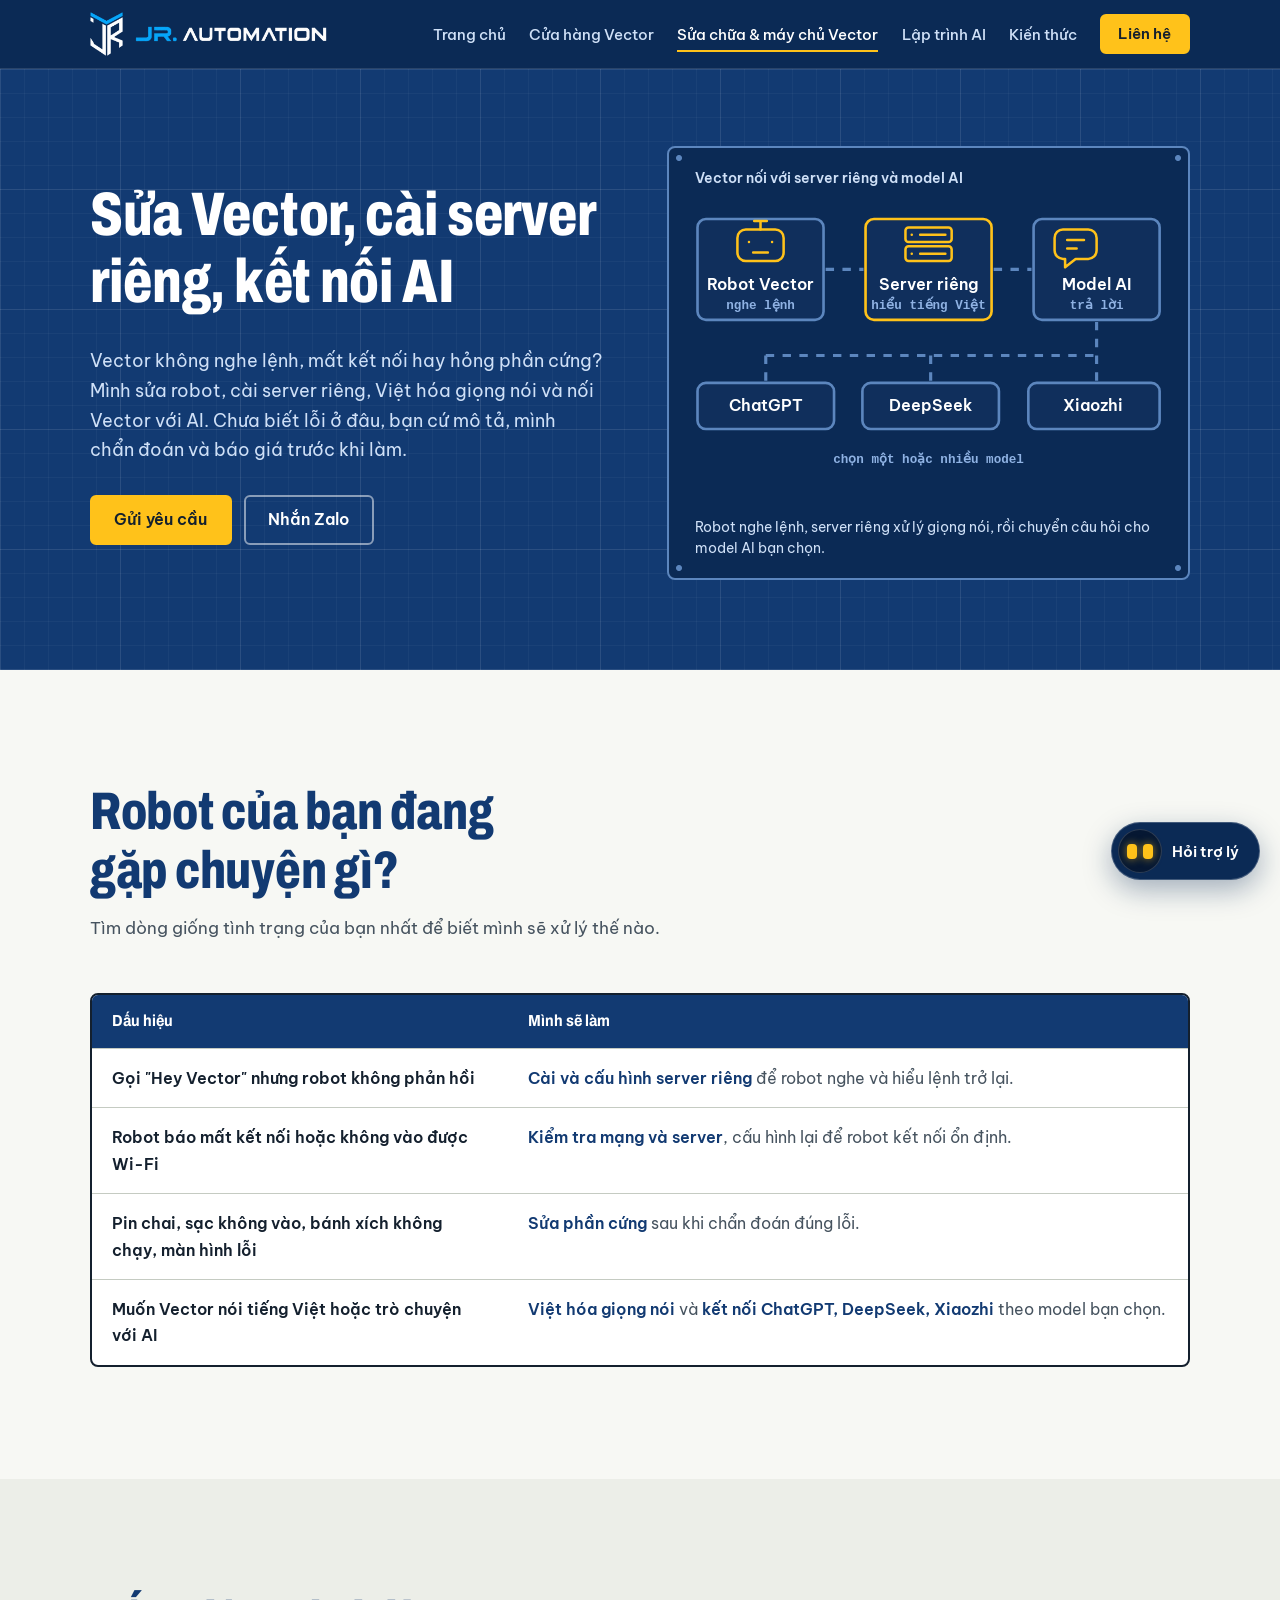
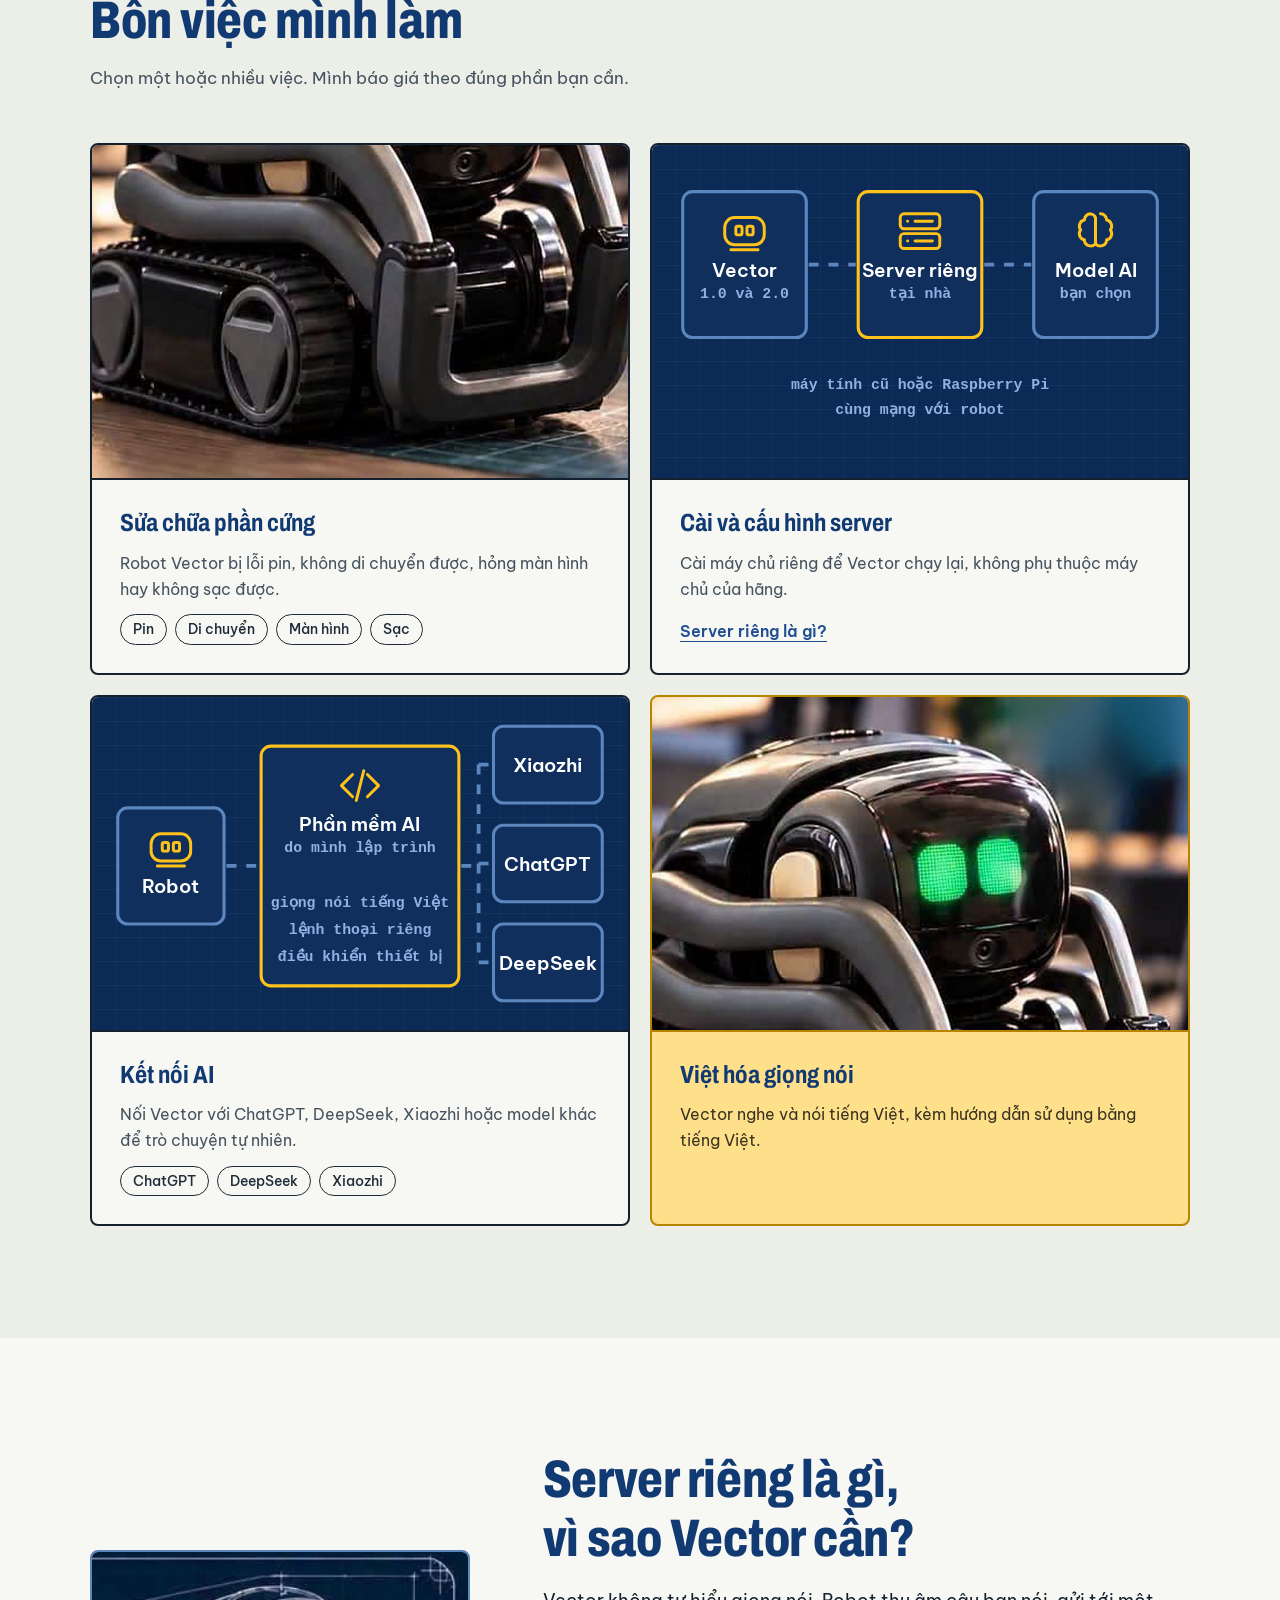
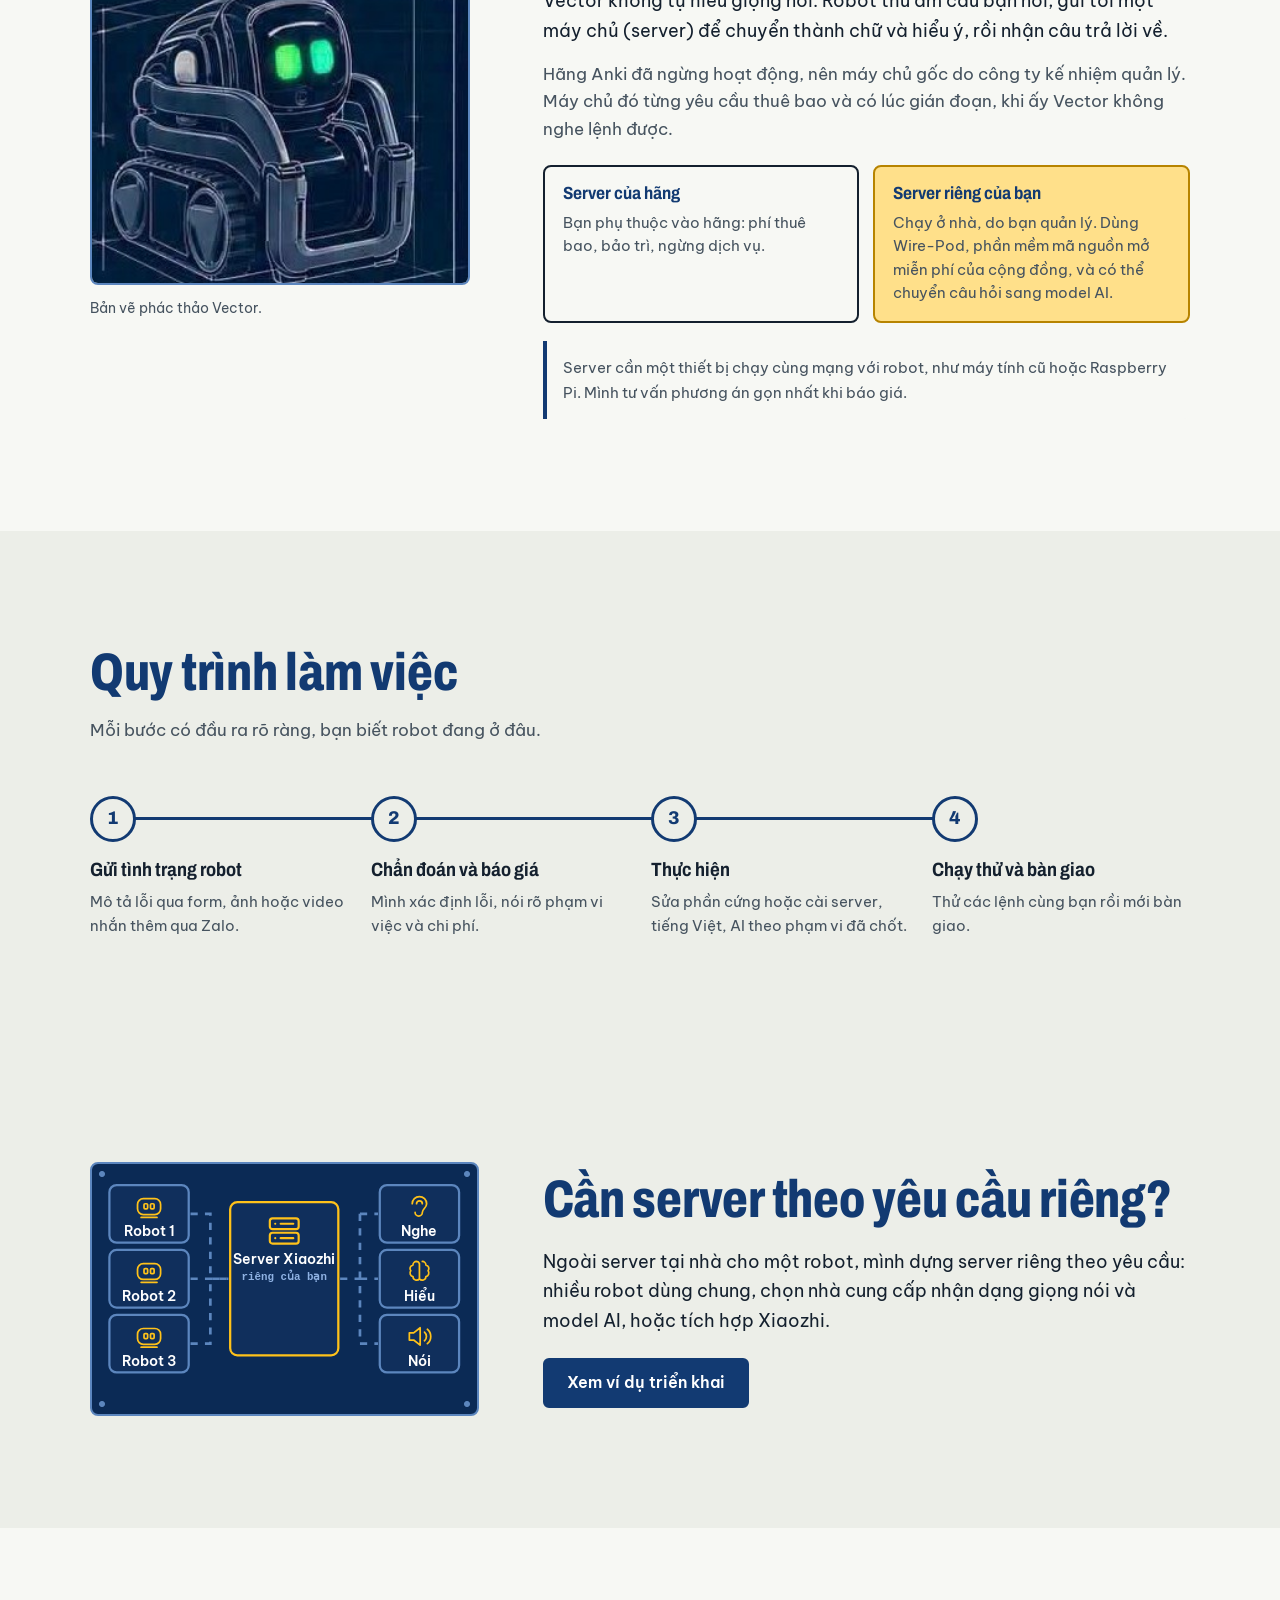
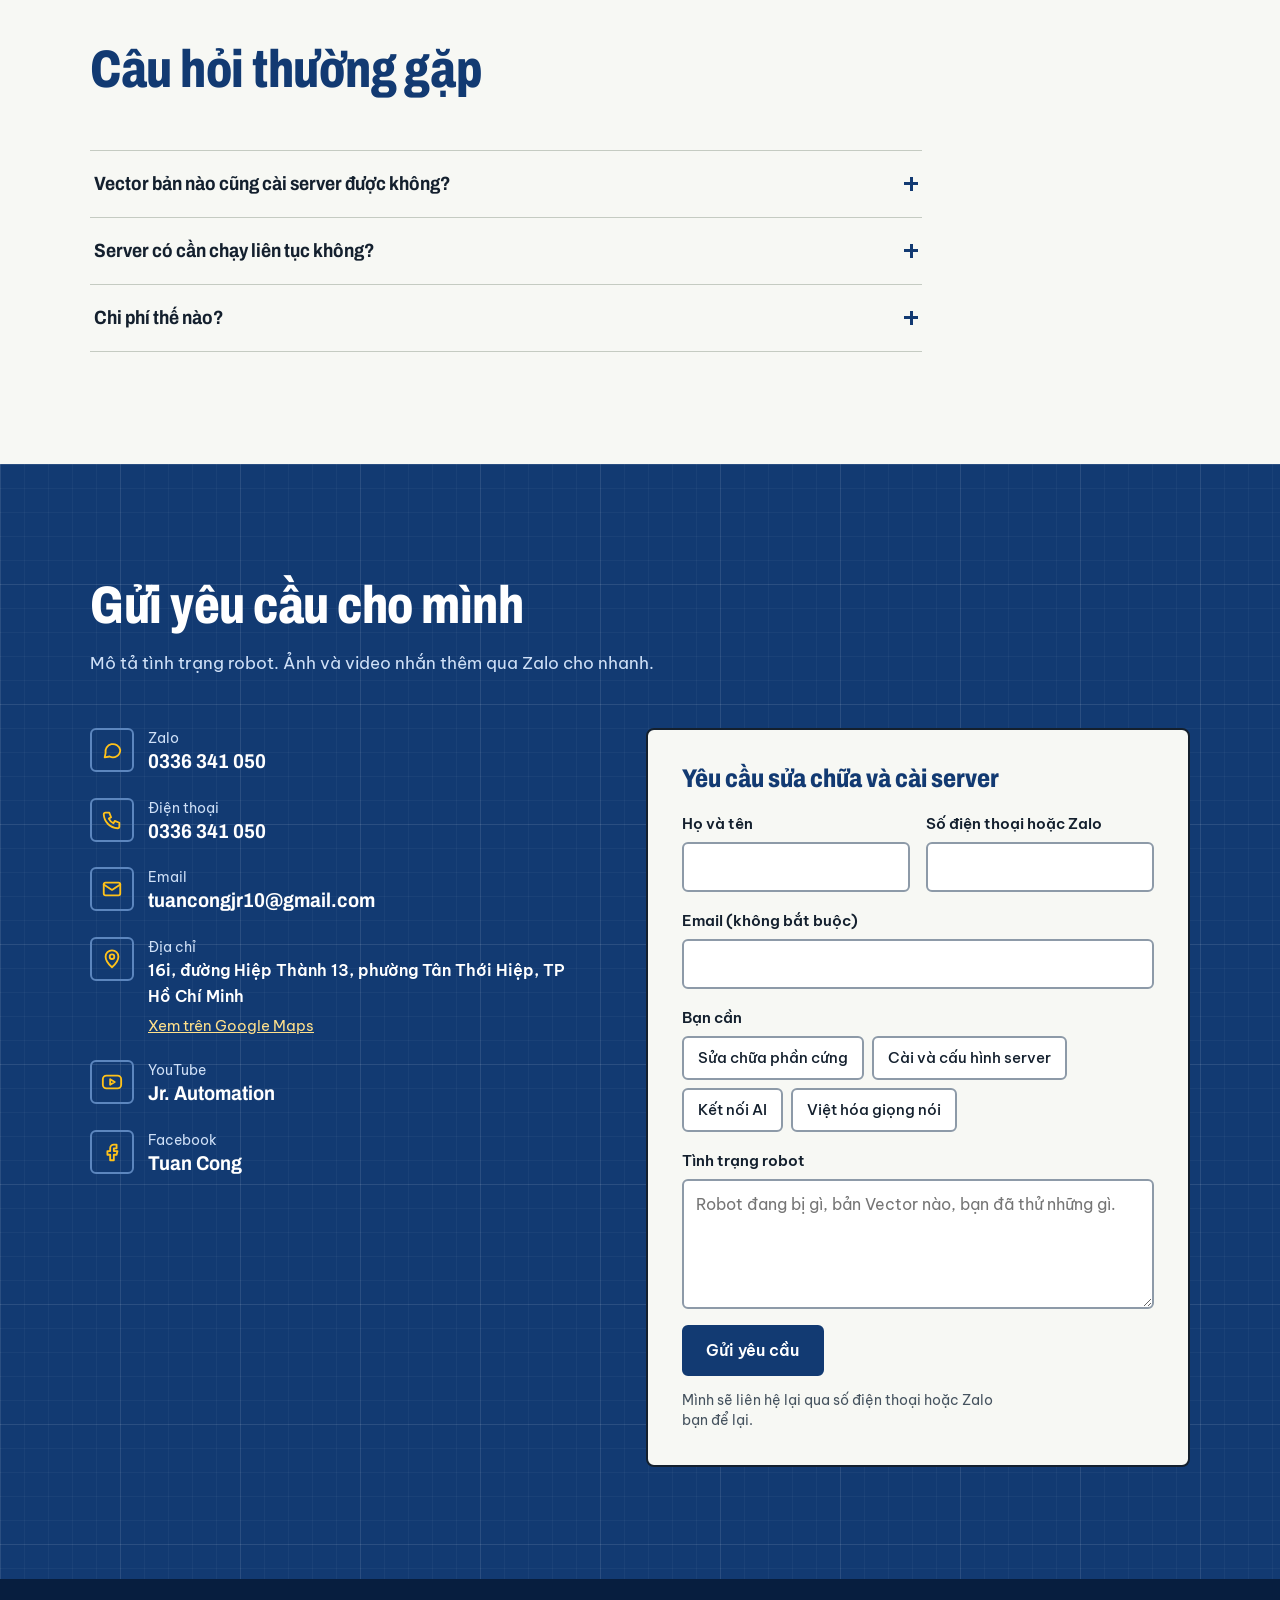
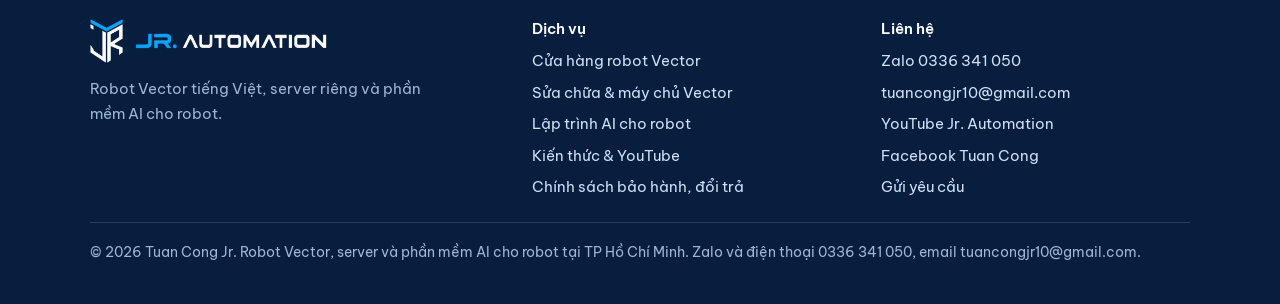
<file: vector-server.html>
<!DOCTYPE html>
<html lang="vi">
<head>
<meta charset="utf-8">
<meta name="viewport" content="width=device-width, initial-scale=1">
<title>Sửa chữa &amp; máy chủ Vector | Sửa Vector, cài server, kết nối AI | Jr. Automation</title>
<meta name="description" content="Sửa chữa robot Vector, cài và cấu hình server riêng, kết nối AI (ChatGPT, DeepSeek, Xiaozhi) và Việt hóa giọng nói. Báo giá theo tình trạng robot.">
<meta name="author" content="Tuan Cong Jr">
<meta name="theme-color" content="#0B2A55">
<link rel="canonical" href="https://tuancongjr10.github.io/jrautomation/vector-server.html">
<link rel="icon" type="image/png" sizes="32x32" href="assets/img/favicon-32.png">
<link rel="icon" type="image/png" sizes="64x64" href="assets/img/favicon-64.png">
<link rel="apple-touch-icon" href="assets/img/apple-touch-icon.png">

<meta property="og:type" content="website">
<meta property="og:locale" content="vi_VN">
<meta property="og:site_name" content="Jr. Automation">
<meta property="og:title" content="Sửa chữa &amp; máy chủ Vector | Sửa Vector, cài server, kết nối AI | Jr. Automation">
<meta property="og:description" content="Sửa chữa robot Vector, cài và cấu hình server riêng, kết nối AI (ChatGPT, DeepSeek, Xiaozhi) và Việt hóa giọng nói. Báo giá theo tình trạng robot.">
<meta property="og:url" content="https://tuancongjr10.github.io/jrautomation/vector-server.html">
<meta property="og:image" content="https://tuancongjr10.github.io/jrautomation/assets/img/og-image.png">
<meta property="og:image:width" content="1200">
<meta property="og:image:height" content="630">
<meta name="twitter:card" content="summary_large_image">

<link rel="preload" href="assets/fonts/archivo-latin-wdth-normal.woff2" as="font" type="font/woff2" crossorigin>
<link rel="preload" href="assets/fonts/archivo-vietnamese-wdth-normal.woff2" as="font" type="font/woff2" crossorigin>
<link rel="stylesheet" href="assets/css/style.css?v=20261128e">

</head>
<body>
<a class="skip" href="#noi-dung">Chuyển đến nội dung</a>

<header class="header on-dark">
  <div class="wrap header__row">
    <a class="brand" href="./" aria-label="Jr. Automation, về trang chủ">
      <img class="brand__mark" src="assets/img/logo-mark.png" width="33" height="44" alt="">
      <img class="brand__word" src="assets/img/logo-wordmark.png" width="190" height="16" alt="Jr. Automation">
    </a>
    <button class="nav__toggle" type="button" aria-expanded="false" aria-controls="menu" aria-label="Mở menu">
      <svg viewBox="0 0 24 24" fill="none" stroke="currentColor" stroke-width="2.2" stroke-linecap="round" aria-hidden="true"><path d="M4 7h16M4 12h16M4 17h16"/></svg>
    </button>
    <nav class="nav" id="menu" aria-label="Menu chính">
      <ul class="nav__list">
        <li><a href="./">Trang chủ</a></li>
        <li><a href="vector-store.html">Cửa hàng Vector</a></li>
        <li><a href="vector-server.html" aria-current="page">Sửa chữa &amp; máy chủ Vector</a></li>
        <li><a href="lap-trinh-ai.html">Lập trình AI</a></li>
        <li><a href="kien-thuc.html">Kiến thức</a></li>
        <li><a class="btn btn--amber btn--sm" href="lien-he.html">Liên hệ</a></li>
      </ul>
    </nav>
  </div>
</header>

<main id="noi-dung">

<section class="hero hero--page on-dark" id="top" aria-labelledby="h1">
  <div class="wrap hero__grid">
    <div class="hero__text">
      <h1 id="h1">Sửa Vector, cài server riêng, kết nối&nbsp;AI</h1>
      <p class="hero__lead">Vector không nghe lệnh, mất kết nối hay hỏng phần cứng? Mình sửa robot, cài server riêng, Việt hóa giọng nói và nối Vector với AI. Chưa biết lỗi ở đâu, bạn cứ mô tả, mình chẩn đoán và báo giá trước khi làm.</p>
      <div class="hero__cta">
        <a class="btn btn--amber" href="#gui-yeu-cau">Gửi yêu cầu</a>
        <a class="btn btn--ghost" href="https://zalo.me/0336341050" target="_blank" rel="noopener">Nhắn Zalo</a>
      </div>
    </div>

    <div class="stage" role="group" aria-label="Sơ đồ: robot Vector gửi giọng nói tới server riêng, server chuyển câu hỏi cho model AI">
      <p class="stage__title">Vector nối với server riêng và model AI</p>
      <svg class="flow" viewBox="0 0 460 290" aria-hidden="true">
        <rect class="box" x="10" y="20" width="120" height="96" rx="8"/>
        <rect class="box box--hot" x="170" y="20" width="120" height="96" rx="8"/>
        <rect class="box" x="330" y="20" width="120" height="96" rx="8"/>
        <path class="wire" d="M132 68H168"/>
        <path class="wire" d="M292 68H328"/>

        <g class="ico"><rect x="48" y="30" width="44" height="30" rx="8"/><path d="M70 30v-8M64 22h12M59 42h.01M81 42h.01M63 52h14"/></g>
        <text class="t1" x="70" y="88" text-anchor="middle">Robot Vector</text>
        <text class="t2" x="70" y="106" text-anchor="middle">nghe lệnh</text>

        <g class="ico"><rect x="208" y="28" width="44" height="14" rx="3"/><rect x="208" y="46" width="44" height="14" rx="3"/><path d="M214 35h.01M214 53h.01M222 35h24M222 53h24"/></g>
        <text class="t1" x="230" y="88" text-anchor="middle">Server riêng</text>
        <text class="t2" x="230" y="106" text-anchor="middle">hiểu tiếng Việt</text>

        <g class="ico"><path d="M358 30h24a8 8 0 0 1 8 8v12a8 8 0 0 1-8 8h-12l-10 8v-8h-2a8 8 0 0 1-8-8V38a8 8 0 0 1 8-8z" transform="translate(0 0)"/><path d="M362 40h16M362 48h9"/></g>
        <text class="t1" x="390" y="88" text-anchor="middle">Model AI</text>
        <text class="t2" x="390" y="106" text-anchor="middle">trả lời</text>

        <path class="wire" d="M390 118V150M75 150H390M75 150V176M232 150V176M390 150V176"/>
        <rect class="box" x="10" y="176" width="130" height="44" rx="8"/>
        <rect class="box" x="167" y="176" width="130" height="44" rx="8"/>
        <rect class="box" x="325" y="176" width="125" height="44" rx="8"/>
        <text class="t1" x="75" y="203" text-anchor="middle">ChatGPT</text>
        <text class="t1" x="232" y="203" text-anchor="middle">DeepSeek</text>
        <text class="t1" x="387" y="203" text-anchor="middle">Xiaozhi</text>
        <text class="t2" x="230" y="252" text-anchor="middle">chọn một hoặc nhiều model</text>
      </svg>
      <p class="stage__note">Robot nghe lệnh, server riêng xử lý giọng nói, rồi chuyển câu hỏi cho model AI bạn chọn.</p>
    </div>
  </div>
</section>

<!-- ================= DẤU HIỆU ================= -->
<section class="sec sec--panel" id="dau-hieu" aria-labelledby="h-dh">
  <div class="wrap">
    <div class="sec-head">
      <h2 id="h-dh">Robot của bạn đang gặp chuyện gì?</h2>
      <p>Tìm dòng giống tình trạng của bạn nhất để biết mình sẽ xử lý thế nào.</p>
    </div>
    <table class="cases">
      <thead><tr><th scope="col">Dấu hiệu</th><th scope="col">Mình sẽ làm</th></tr></thead>
      <tbody>
        <tr><th scope="row">Gọi "Hey Vector" nhưng robot không phản hồi</th><td><b>Cài và cấu hình server riêng</b> để robot nghe và hiểu lệnh trở lại.</td></tr>
        <tr><th scope="row">Robot báo mất kết nối hoặc không vào được Wi-Fi</th><td><b>Kiểm tra mạng và server</b>, cấu hình lại để robot kết nối ổn định.</td></tr>
        <tr><th scope="row">Pin chai, sạc không vào, bánh xích không chạy, màn hình lỗi</th><td><b>Sửa phần cứng</b> sau khi chẩn đoán đúng lỗi.</td></tr>
        <tr><th scope="row">Muốn Vector nói tiếng Việt hoặc trò chuyện với AI</th><td><b>Việt hóa giọng nói</b> và <b>kết nối ChatGPT, DeepSeek, Xiaozhi</b> theo model bạn chọn.</td></tr>
      </tbody>
    </table>
  </div>
</section>

<!-- ================= BỐN VIỆC ================= -->
<section class="sec" id="dich-vu" aria-labelledby="h-dv">
  <div class="wrap">
    <div class="sec-head">
      <h2 id="h-dv">Bốn việc mình làm</h2>
      <p>Chọn một hoặc nhiều việc. Mình báo giá theo đúng phần bạn cần.</p>
    </div>
    <div class="svc-grid">
      <article class="svc">
        <div class="svc__media"><img src="assets/img/vector/vector-banh-xich.jpg" width="750" height="468" loading="lazy" alt="Cận cảnh bánh xích và khung robot Vector"></div>
        <div class="svc__body">
          <h3>Sửa chữa phần cứng</h3>
          <p>Robot Vector bị lỗi pin, không di chuyển được, hỏng màn hình hay không sạc được.</p>
          <div class="tile__foot"><div class="chips"><span class="chip">Pin</span><span class="chip">Di chuyển</span><span class="chip">Màn hình</span><span class="chip">Sạc</span></div></div>
        </div>
      </article>

      <article class="svc">
        <div class="svc__media"><svg class="flow" viewBox="0 0 400 250" role="img" aria-label="Sơ đồ: robot Vector gửi giọng nói tới server riêng tại nhà, server chuyển câu hỏi cho model AI"><rect class="box" x="8" y="28" width="100" height="118" rx="8"/><g class="ico" transform="translate(38.0 40) scale(1.0)"><rect x="4" y="9" width="32" height="22" rx="8"/><rect x="13" y="16" width="5" height="7" rx="1.5"/><rect x="22" y="16" width="5" height="7" rx="1.5"/><path d="M9 35h22"/></g><text class="t1" x="58.0" y="97.0" text-anchor="middle">Vector</text><text class="t2" x="58.0" y="114.0" text-anchor="middle">1.0 và 2.0</text><rect class="box box--hot" x="150" y="28" width="100" height="118" rx="8"/><g class="ico" transform="translate(180.0 40) scale(1.0)"><rect x="4" y="6" width="32" height="12" rx="3"/><rect x="4" y="22" width="32" height="12" rx="3"/><path d="M10 12h.01M10 28h.01M16 12h14M16 28h14"/></g><text class="t1" x="200.0" y="97.0" text-anchor="middle">Server riêng</text><text class="t2" x="200.0" y="114.0" text-anchor="middle">tại nhà</text><rect class="box" x="292" y="28" width="100" height="118" rx="8"/><g class="ico" transform="translate(322.0 40) scale(1.0)"><path d="M16 6a5 5 0 0 0-5 5 5 5 0 0 0-3 8 5 5 0 0 0 3 8 5 5 0 0 0 9 3V9a5 5 0 0 0-4-3zM24 6a5 5 0 0 1 5 5 5 5 0 0 1 3 8 5 5 0 0 1-3 8 5 5 0 0 1-9 3"/></g><text class="t1" x="342.0" y="97.0" text-anchor="middle">Model AI</text><text class="t2" x="342.0" y="114.0" text-anchor="middle">bạn chọn</text><path class="wire" d="M110 87H148"/><path class="wire" d="M252 87H290"/><text class="t2" x="200" y="188" text-anchor="middle">máy tính cũ hoặc Raspberry Pi</text><text class="t2" x="200" y="208" text-anchor="middle">cùng mạng với robot</text></svg></div>
        <div class="svc__body">
          <h3>Cài và cấu hình server</h3>
          <p>Cài máy chủ riêng để Vector chạy lại, không phụ thuộc máy chủ của hãng.</p>
          <div class="tile__foot"><a class="tile__go" href="#server-la-gi">Server riêng là gì?</a></div>
        </div>
      </article>

      <article class="svc">
        <div class="svc__media"><svg class="flow" viewBox="0 0 400 250" role="img" aria-label="Sơ đồ: phần mềm AI do mình lập trình nằm giữa robot và các model như Xiaozhi, ChatGPT, DeepSeek"><rect class="box" x="4" y="80" width="86" height="94" rx="8"/><g class="ico" transform="translate(27.0 92) scale(1.0)"><rect x="4" y="9" width="32" height="22" rx="8"/><rect x="13" y="16" width="5" height="7" rx="1.5"/><rect x="22" y="16" width="5" height="7" rx="1.5"/><path d="M9 35h22"/></g><text class="t1" x="47.0" y="149.0" text-anchor="middle">Robot</text><rect class="box box--hot" x="120" y="30" width="160" height="194" rx="8"/><g class="ico" transform="translate(180.0 42) scale(1.0)"><path d="M14 11 5 20l9 9M26 11l9 9-9 9M23 8l-6 24"/></g><text class="t1" x="200.0" y="99.0" text-anchor="middle">Phần mềm AI</text><text class="t2" x="200.0" y="116.0" text-anchor="middle">do mình lập trình</text><text class="t2" x="200" y="160" text-anchor="middle">giọng nói tiếng Việt</text><text class="t2" x="200" y="182" text-anchor="middle">lệnh thoại riêng</text><text class="t2" x="200" y="204" text-anchor="middle">điều khiển thiết bị</text><rect class="box" x="308" y="14" width="88" height="62" rx="8"/><text class="t1" x="352" y="51" text-anchor="middle">Xiaozhi</text><rect class="box" x="308" y="94" width="88" height="62" rx="8"/><text class="t1" x="352" y="131" text-anchor="middle">ChatGPT</text><rect class="box" x="308" y="174" width="88" height="62" rx="8"/><text class="t1" x="352" y="211" text-anchor="middle">DeepSeek</text><path class="wire" d="M92 127H118"/><path class="wire" d="M282 127H296M296 45V205M296 45H306M296 125H306M296 205H306"/></svg></div>
        <div class="svc__body">
          <h3>Kết nối AI</h3>
          <p>Nối Vector với ChatGPT, DeepSeek, Xiaozhi hoặc model khác để trò chuyện tự nhiên.</p>
          <div class="tile__foot"><div class="chips"><span class="chip">ChatGPT</span><span class="chip">DeepSeek</span><span class="chip">Xiaozhi</span></div></div>
        </div>
      </article>

      <article class="svc svc--amber">
        <div class="svc__media"><img src="assets/img/vector/vector-mat.jpg" width="720" height="450" loading="lazy" alt="Cận cảnh mặt robot Vector với hai mắt xanh lá"></div>
        <div class="svc__body">
          <h3>Việt hóa giọng nói</h3>
          <p>Vector nghe và nói tiếng Việt, kèm hướng dẫn sử dụng bằng tiếng Việt.</p>
          <div class="tile__foot"></div>
        </div>
      </article>
    </div>
  </div>
</section>

<!-- ================= SERVER LÀ GÌ ================= -->
<section class="sec sec--panel" id="server-la-gi" aria-labelledby="h-sv">
  <div class="wrap split split--figure">
    <figure class="figure">
      <img src="assets/img/vector/vector-ban-ve.jpg" width="304" height="268" loading="lazy" alt="Bản vẽ phác thảo robot Vector với đôi mắt xanh lá">
      <figcaption>Bản vẽ phác thảo Vector.</figcaption>
    </figure>
    <div>
      <h2 class="h2" id="h-sv">Server riêng là gì, vì sao Vector cần?</h2>
      <div class="prose lead-prose">
        <p>Vector không tự hiểu giọng nói. Robot thu âm câu bạn nói, gửi tới một máy chủ (server) để chuyển thành chữ và hiểu ý, rồi nhận câu trả lời về.</p>
        <p>Hãng Anki đã ngừng hoạt động, nên máy chủ gốc do công ty kế nhiệm quản lý. Máy chủ đó từng yêu cầu thuê bao và có lúc gián đoạn, khi ấy Vector không nghe lệnh được.</p>
      </div>
      <div class="compare">
        <div>
          <h3>Server của hãng</h3>
          <p>Bạn phụ thuộc vào hãng: phí thuê bao, bảo trì, ngừng dịch vụ.</p>
        </div>
        <div>
          <h3>Server riêng của bạn</h3>
          <p>Chạy ở nhà, do bạn quản lý. Dùng Wire-Pod, phần mềm mã nguồn mở miễn phí của cộng đồng, và có thể chuyển câu hỏi sang model AI.</p>
        </div>
      </div>
      <p class="note">Server cần một thiết bị chạy cùng mạng với robot, như máy tính cũ hoặc Raspberry Pi. Mình tư vấn phương án gọn nhất khi báo giá.</p>
    </div>
  </div>
</section>

<!-- ================= QUY TRÌNH ================= -->
<section class="sec" id="quy-trinh" aria-labelledby="h-qt">
  <div class="wrap">
    <div class="sec-head">
      <h2 id="h-qt">Quy trình làm việc</h2>
      <p>Mỗi bước có đầu ra rõ ràng, bạn biết robot đang ở đâu.</p>
    </div>
    <ol class="steps steps--4" style="list-style:none;padding:0;margin:0">
      <li class="step"><span class="step__n" aria-hidden="true">1</span><h3>Gửi tình trạng robot</h3><p>Mô tả lỗi qua form, ảnh hoặc video nhắn thêm qua Zalo.</p></li>
      <li class="step"><span class="step__n" aria-hidden="true">2</span><h3>Chẩn đoán và báo giá</h3><p>Mình xác định lỗi, nói rõ phạm vi việc và chi phí.</p></li>
      <li class="step"><span class="step__n" aria-hidden="true">3</span><h3>Thực hiện</h3><p>Sửa phần cứng hoặc cài server, tiếng Việt, AI theo phạm vi đã chốt.</p></li>
      <li class="step"><span class="step__n" aria-hidden="true">4</span><h3>Chạy thử và bàn giao</h3><p>Thử các lệnh cùng bạn rồi mới bàn giao.</p></li>
    </ol>
  </div>
</section>

<!-- ================= VÍ DỤ TRIỂN KHAI ================= -->
<section class="sec" id="vi-du-server" aria-labelledby="h-vd">
  <div class="wrap split split--figure">
    <div class="stage" style="padding:12px"><svg class="flow" viewBox="0 0 400 250" role="img" aria-label="Sơ đồ: nhiều robot nối vào một server Xiaozhi riêng, server dùng ba thành phần nghe, hiểu và nói"><rect class="box" x="6" y="10" width="88" height="64" rx="8"/><g class="ico" transform="translate(34.0 18) scale(0.8)"><rect x="4" y="9" width="32" height="22" rx="8"/><rect x="13" y="16" width="5" height="7" rx="1.5"/><rect x="22" y="16" width="5" height="7" rx="1.5"/><path d="M9 35h22"/></g><text class="t1" x="50.0" y="67.0" text-anchor="middle">Robot 1</text><rect class="box" x="6" y="82" width="88" height="64" rx="8"/><g class="ico" transform="translate(34.0 90) scale(0.8)"><rect x="4" y="9" width="32" height="22" rx="8"/><rect x="13" y="16" width="5" height="7" rx="1.5"/><rect x="22" y="16" width="5" height="7" rx="1.5"/><path d="M9 35h22"/></g><text class="t1" x="50.0" y="139.0" text-anchor="middle">Robot 2</text><rect class="box" x="6" y="154" width="88" height="64" rx="8"/><g class="ico" transform="translate(34.0 162) scale(0.8)"><rect x="4" y="9" width="32" height="22" rx="8"/><rect x="13" y="16" width="5" height="7" rx="1.5"/><rect x="22" y="16" width="5" height="7" rx="1.5"/><path d="M9 35h22"/></g><text class="t1" x="50.0" y="211.0" text-anchor="middle">Robot 3</text><rect class="box box--hot" x="140" y="29" width="120" height="170" rx="8"/><g class="ico" transform="translate(180.0 41) scale(1.0)"><rect x="4" y="6" width="32" height="12" rx="3"/><rect x="4" y="22" width="32" height="12" rx="3"/><path d="M10 12h.01M10 28h.01M16 12h14M16 28h14"/></g><text class="t1" x="200.0" y="98.0" text-anchor="middle">Server Xiaozhi</text><text class="t2" x="200.0" y="115.0" text-anchor="middle">riêng của bạn</text><rect class="box" x="306" y="10" width="88" height="64" rx="8"/><g class="ico" transform="translate(334.0 18) scale(0.8)"><path d="M10 16a10 10 0 0 1 20 0c0 6-6 7-6 12a5 5 0 0 1-10 0"/><path d="M16 16a4 4 0 0 1 8 0"/></g><text class="t1" x="350.0" y="67.0" text-anchor="middle">Nghe</text><rect class="box" x="306" y="82" width="88" height="64" rx="8"/><g class="ico" transform="translate(334.0 90) scale(0.8)"><path d="M16 6a5 5 0 0 0-5 5 5 5 0 0 0-3 8 5 5 0 0 0 3 8 5 5 0 0 0 9 3V9a5 5 0 0 0-4-3zM24 6a5 5 0 0 1 5 5 5 5 0 0 1 3 8 5 5 0 0 1-3 8 5 5 0 0 1-9 3"/></g><text class="t1" x="350.0" y="139.0" text-anchor="middle">Hiểu</text><rect class="box" x="306" y="154" width="88" height="64" rx="8"/><g class="ico" transform="translate(334.0 162) scale(0.8)"><path d="M6 15h6l9-7v24l-9-7H6z"/><path d="M27 14a8 8 0 0 1 0 12M31 10a13 13 0 0 1 0 20"/></g><text class="t1" x="350.0" y="211.0" text-anchor="middle">Nói</text><path class="wire" d="M96 42H118V114H138"/><path class="wire" d="M96 114H138"/><path class="wire" d="M96 186H118V114"/><path class="wire" d="M262 114H284M284 42V186M284 42H304M284 114H304M284 186H304"/></svg></div>
    <div>
      <h2 class="h2" id="h-vd">Cần server theo yêu cầu riêng?</h2>
      <div class="prose lead-prose">
        <p>Ngoài server tại nhà cho một robot, mình dựng server riêng theo yêu cầu: nhiều robot dùng chung, chọn nhà cung cấp nhận dạng giọng nói và model AI, hoặc tích hợp Xiaozhi.</p>
      </div>
      <p style="margin-top:22px"><a class="btn btn--blue" href="lap-trinh-ai.html#vi-du">Xem ví dụ triển khai</a></p>
    </div>
  </div>
</section>

<!-- ================= HỎI ĐÁP ================= -->
<section class="sec sec--panel" id="hoi-dap" aria-labelledby="h-hd">
  <div class="wrap">
    <div class="sec-head"><h2 id="h-hd">Câu hỏi thường gặp</h2></div>
    <div class="faq">
      <details>
        <summary>Vector bản nào cũng cài server được không?</summary>
        <div><p>Wire-Pod hoạt động với cả Vector 1.0 và 2.0. Bạn nhắn tên bản và tình trạng robot để mình xác nhận trước khi báo giá.</p></div>
      </details>
      <details>
        <summary>Server có cần chạy liên tục không?</summary>
        <div><p>Có. Robot cần server bật và cùng mạng để nghe lệnh. Một máy tính cũ hoặc Raspberry Pi là đủ. Mình tư vấn phương án gọn và tiết kiệm điện cho bạn.</p></div>
      </details>
      <details>
        <summary>Chi phí thế nào?</summary>
        <div><p>Tùy việc bạn chọn: sửa phần cứng, cài server, kết nối AI hay Việt hóa giọng nói. Mình báo giá sau khi biết tình trạng robot.</p></div>
      </details>
    </div>
  </div>
</section>

<!-- ================= GỬI YÊU CẦU ================= -->
<section class="sec contact on-dark" id="gui-yeu-cau" aria-labelledby="h-gy">
  <div class="wrap">
    <div class="sec-head">
      <h2 id="h-gy">Gửi yêu cầu cho mình</h2>
      <p>Mô tả tình trạng robot. Ảnh và video nhắn thêm qua Zalo cho nhanh.</p>
    </div>
    <div class="contact__grid">
      <ul class="info">
        <li>
          <span class="info__ico"><svg viewBox="0 0 24 24" aria-hidden="true"><path d="M21 12a8 8 0 0 1-11.6 7.1L4 20l1-4.6A8 8 0 1 1 21 12z"/></svg></span>
          <div><span class="info__k">Zalo</span><a class="info__v" href="https://zalo.me/0336341050" target="_blank" rel="noopener">0336 341 050</a></div>
        </li>
        <li>
          <span class="info__ico"><svg viewBox="0 0 24 24" aria-hidden="true"><path d="M5 4h4l2 5-2.5 1.5a11 11 0 0 0 5 5L15 13l5 2v4a2 2 0 0 1-2 2A16 16 0 0 1 3 6a2 2 0 0 1 2-2z"/></svg></span>
          <div><span class="info__k">Điện thoại</span><a class="info__v" href="tel:+84336341050">0336 341 050</a></div>
        </li>
        <li>
          <span class="info__ico"><svg viewBox="0 0 24 24" aria-hidden="true"><rect x="3" y="5" width="18" height="14" rx="2"/><path d="m3 7 9 6 9-6"/></svg></span>
          <div><span class="info__k">Email</span><a class="info__v" href="mailto:tuancongjr10@gmail.com">tuancongjr10@gmail.com</a></div>
        </li>
        <li>
          <span class="info__ico"><svg viewBox="0 0 24 24" aria-hidden="true"><path d="M12 21s7-6.2 7-11.5A7 7 0 0 0 5 9.5C5 14.800 12 21 12 21z"/><circle cx="12" cy="9.5" r="2.5"/></svg></span>
          <div><span class="info__k">Địa chỉ</span><span class="info__v info__v--plain">16i, đường Hiệp Thành 13, phường Tân Thới Hiệp, TP Hồ Chí Minh</span><br><a class="info__sub" href="https://www.google.com/maps/search/?api=1&amp;query=16i%20%C4%90%C6%B0%E1%BB%9Dng%20Hi%E1%BB%87p%20Th%C3%A0nh%2013%2C%20T%C3%A2n%20Th%E1%BB%9Bi%20Hi%E1%BB%87p%2C%20H%E1%BB%93%20Ch%C3%AD%20Minh" target="_blank" rel="noopener">Xem trên Google Maps</a></div>
        </li>
        <li>
          <span class="info__ico"><svg viewBox="0 0 24 24" aria-hidden="true"><rect x="2" y="5" width="20" height="14" rx="4"/><path d="m10 9 5 3-5 3z"/></svg></span>
          <div><span class="info__k">YouTube</span><a class="info__v" href="https://www.youtube.com/channel/UCqWKhlzt7eQtGVNYoNAj-9w" target="_blank" rel="noopener">Jr. Automation</a></div>
        </li>
        <li>
          <span class="info__ico"><svg viewBox="0 0 24 24" aria-hidden="true"><path d="M14 8h3V4h-3a4 4 0 0 0-4 4v3H7v4h3v6h4v-6h3l1-4h-4V8.500A.5.5 0 0 1 14.500 8z"/></svg></span>
          <div><span class="info__k">Facebook</span><a class="info__v" href="https://web.facebook.com/cong.idol.773?locale=vi_VN" target="_blank" rel="noopener">Tuan Cong</a></div>
        </li>
      </ul>

      <form class="form" action="https://formsubmit.co/tuancongjr10@gmail.com" method="POST">
        <h3>Yêu cầu sửa chữa và cài server</h3>
        <input type="hidden" name="_subject" value="Sửa chữa & máy chủ Vector từ website Jr. Automation">
        <input type="hidden" name="_template" value="table">
        <input type="hidden" name="_captcha" value="false">
        <input type="hidden" name="_next" value="https://tuancongjr10.github.io/jrautomation/cam-on.html">
        <input class="hp" type="text" name="_honey" tabindex="-1" autocomplete="off" aria-hidden="true">

        <div class="form__row">
          <div class="field"><label for="s-ten">Họ và tên</label><input id="s-ten" name="Họ tên" type="text" autocomplete="name" required></div>
          <div class="field"><label for="s-sdt">Số điện thoại hoặc Zalo</label><input id="s-sdt" name="Điện thoại / Zalo" type="tel" inputmode="tel" autocomplete="tel" required></div>
        </div>
        <div class="field">
          <label for="s-mail">Email (không bắt buộc)</label><input id="s-mail" name="email" type="email" autocomplete="email">
        </div>
        <fieldset class="field">
          <legend>Bạn cần</legend>
          <div class="choices">
            <label class="choice"><input type="checkbox" name="Cần - Sửa chữa phần cứng" value="Có"><span>Sửa chữa phần cứng</span></label>
            <label class="choice"><input type="checkbox" name="Cần - Cài và cấu hình server" value="Có"><span>Cài và cấu hình server</span></label>
            <label class="choice"><input type="checkbox" name="Cần - Kết nối AI" value="Có"><span>Kết nối AI</span></label>
            <label class="choice"><input type="checkbox" name="Cần - Việt hóa giọng nói" value="Có"><span>Việt hóa giọng nói</span></label>
          </div>
        </fieldset>
        <div class="field">
          <label for="s-nd">Tình trạng robot</label>
          <textarea id="s-nd" name="Tình trạng robot" required placeholder="Robot đang bị gì, bản Vector nào, bạn đã thử những gì."></textarea>
        </div>
        <div class="form__foot">
          <button class="btn btn--blue" type="submit">Gửi yêu cầu</button>
          <span>Mình sẽ liên hệ lại qua số điện thoại hoặc Zalo bạn để lại.</span>
        </div>
      </form>
    </div>
  </div>
</section>

</main>

<footer class="footer on-dark">
  <div class="wrap">
    <div class="footer__cols">
      <div>
        <a class="brand" href="./" aria-label="Jr. Automation, về trang chủ">
          <img class="brand__mark" src="assets/img/logo-mark.png" width="33" height="44" alt="">
          <img class="brand__word" src="assets/img/logo-wordmark.png" width="190" height="16" alt="Jr. Automation">
        </a>
        <p class="footer__tag">Robot Vector tiếng Việt, server riêng và phần mềm AI cho robot.</p>
      </div>
      <div>
        <h2>Dịch vụ</h2>
        <ul>
          <li><a href="vector-store.html">Cửa hàng robot Vector</a></li>
          <li><a href="vector-server.html">Sửa chữa &amp; máy chủ Vector</a></li>
          <li><a href="lap-trinh-ai.html">Lập trình AI cho robot</a></li>
          <li><a href="kien-thuc.html">Kiến thức &amp; YouTube</a></li>
          <li><a href="chinh-sach.html">Chính sách bảo hành, đổi trả</a></li>
        </ul>
      </div>
      <div>
        <h2>Liên hệ</h2>
        <ul>
          <li><a href="https://zalo.me/0336341050" target="_blank" rel="noopener">Zalo 0336 341 050</a></li>
          <li><a href="mailto:tuancongjr10@gmail.com">tuancongjr10@gmail.com</a></li>
          <li><a href="https://www.youtube.com/channel/UCqWKhlzt7eQtGVNYoNAj-9w" target="_blank" rel="noopener">YouTube Jr. Automation</a></li>
          <li><a href="https://web.facebook.com/cong.idol.773?locale=vi_VN" target="_blank" rel="noopener">Facebook Tuan Cong</a></li>
          <li><a href="lien-he.html">Gửi yêu cầu</a></li>
        </ul>
      </div>
    </div>
    <p class="footer__copy">© 2026 Tuan Cong Jr. Robot Vector, server và phần mềm AI cho robot tại TP Hồ Chí Minh. Zalo và điện thoại 0336 341 050, email tuancongjr10@gmail.com.</p>
  </div>
</footer>

<!-- Thanh liên hệ nhanh trên điện thoại -->
<div class="mbar on-dark">
  <a class="btn btn--ghost" href="tel:+84336341050">Gọi ngay</a>
  <a class="btn btn--amber" href="https://zalo.me/0336341050" target="_blank" rel="noopener">Nhắn Zalo</a>
</div>

<script src="assets/js/main.js?v=20261128e" defer></script>
<script src="assets/js/chatbot.js?v=20261128k" defer></script>
</body>
</html>
</file>
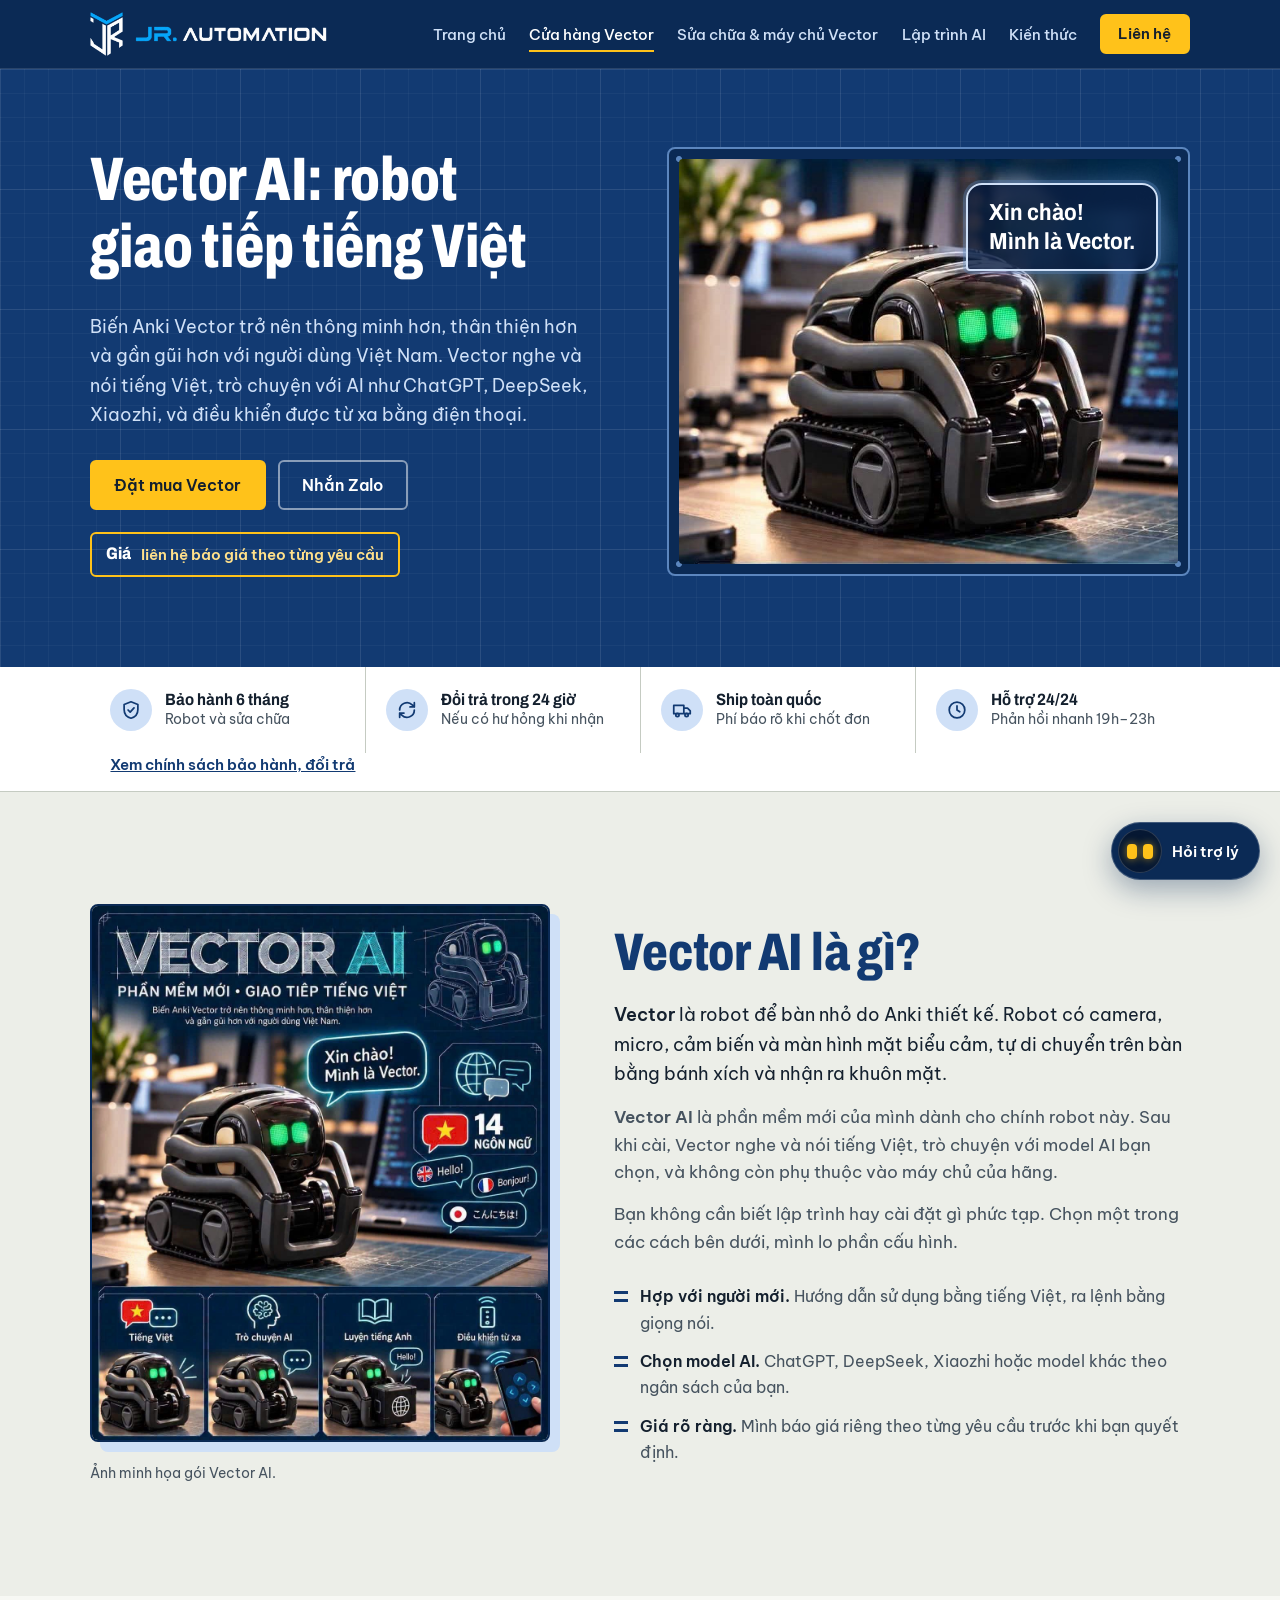
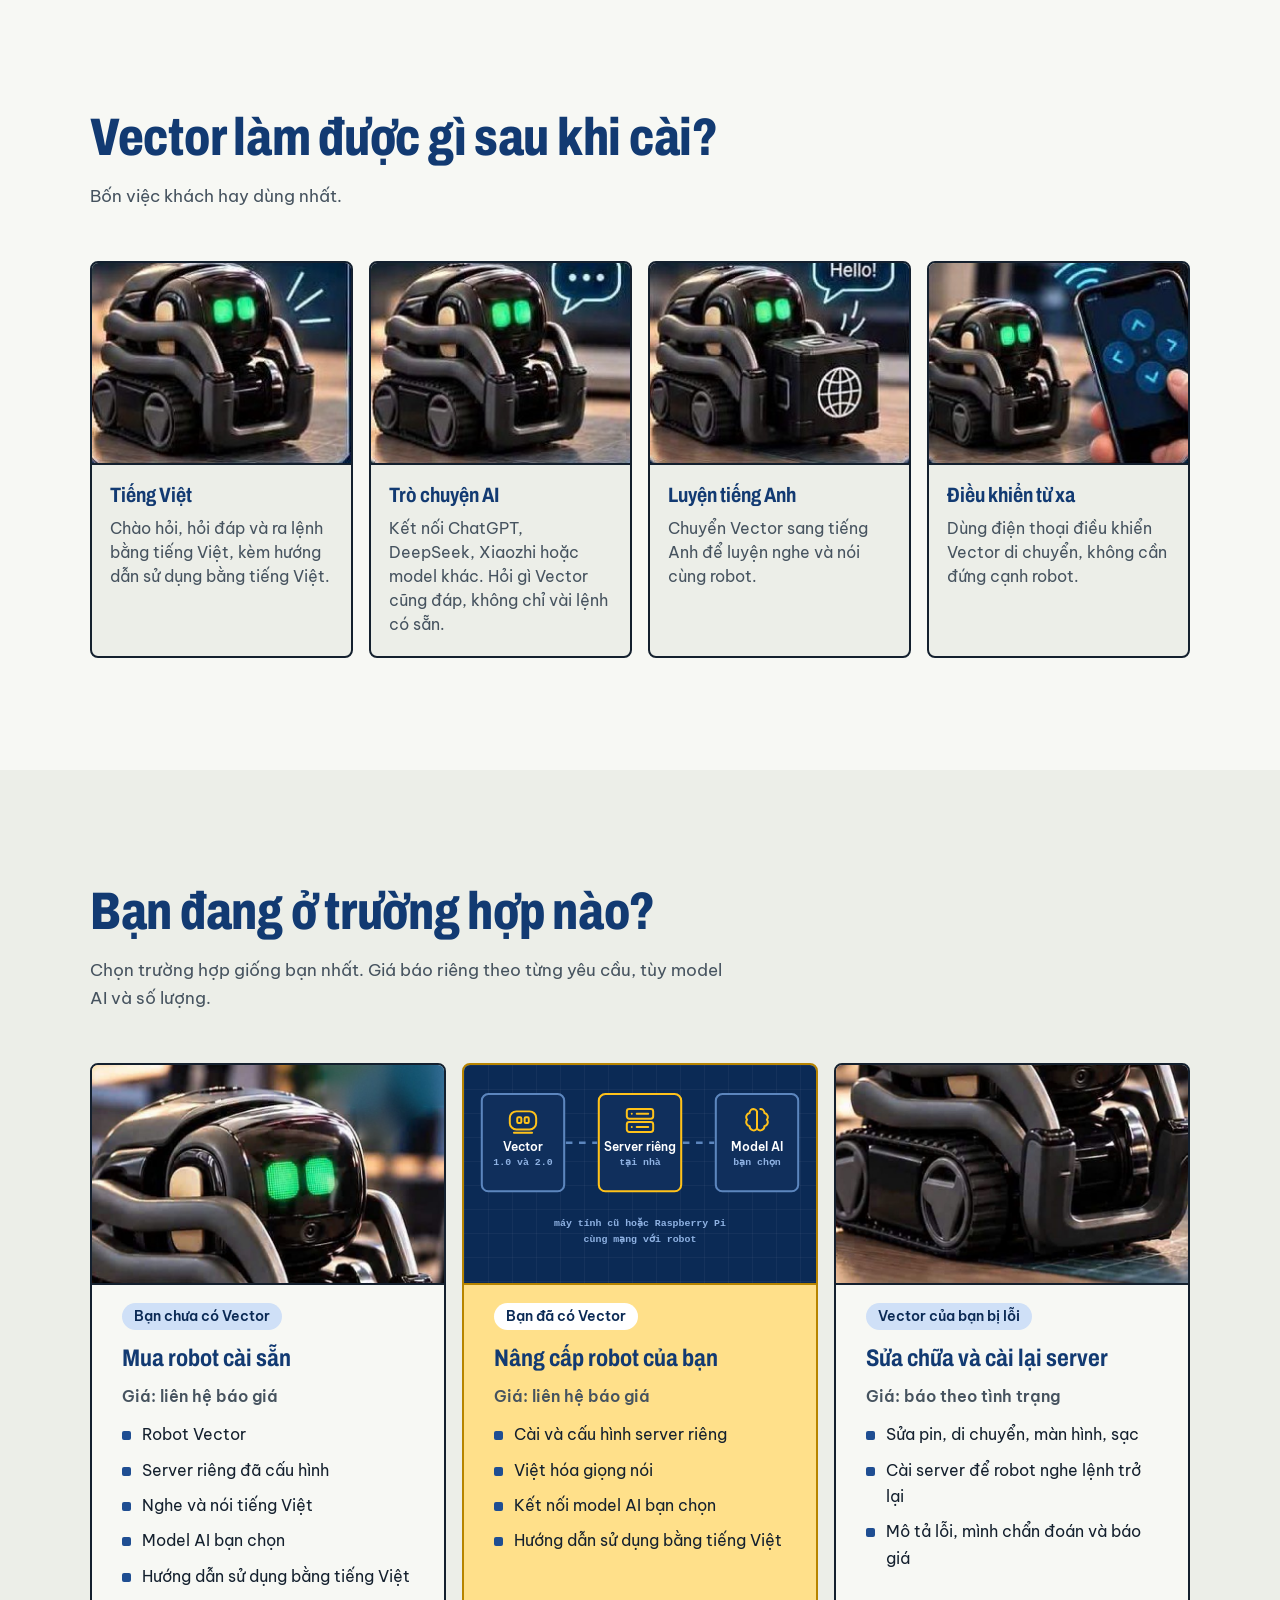
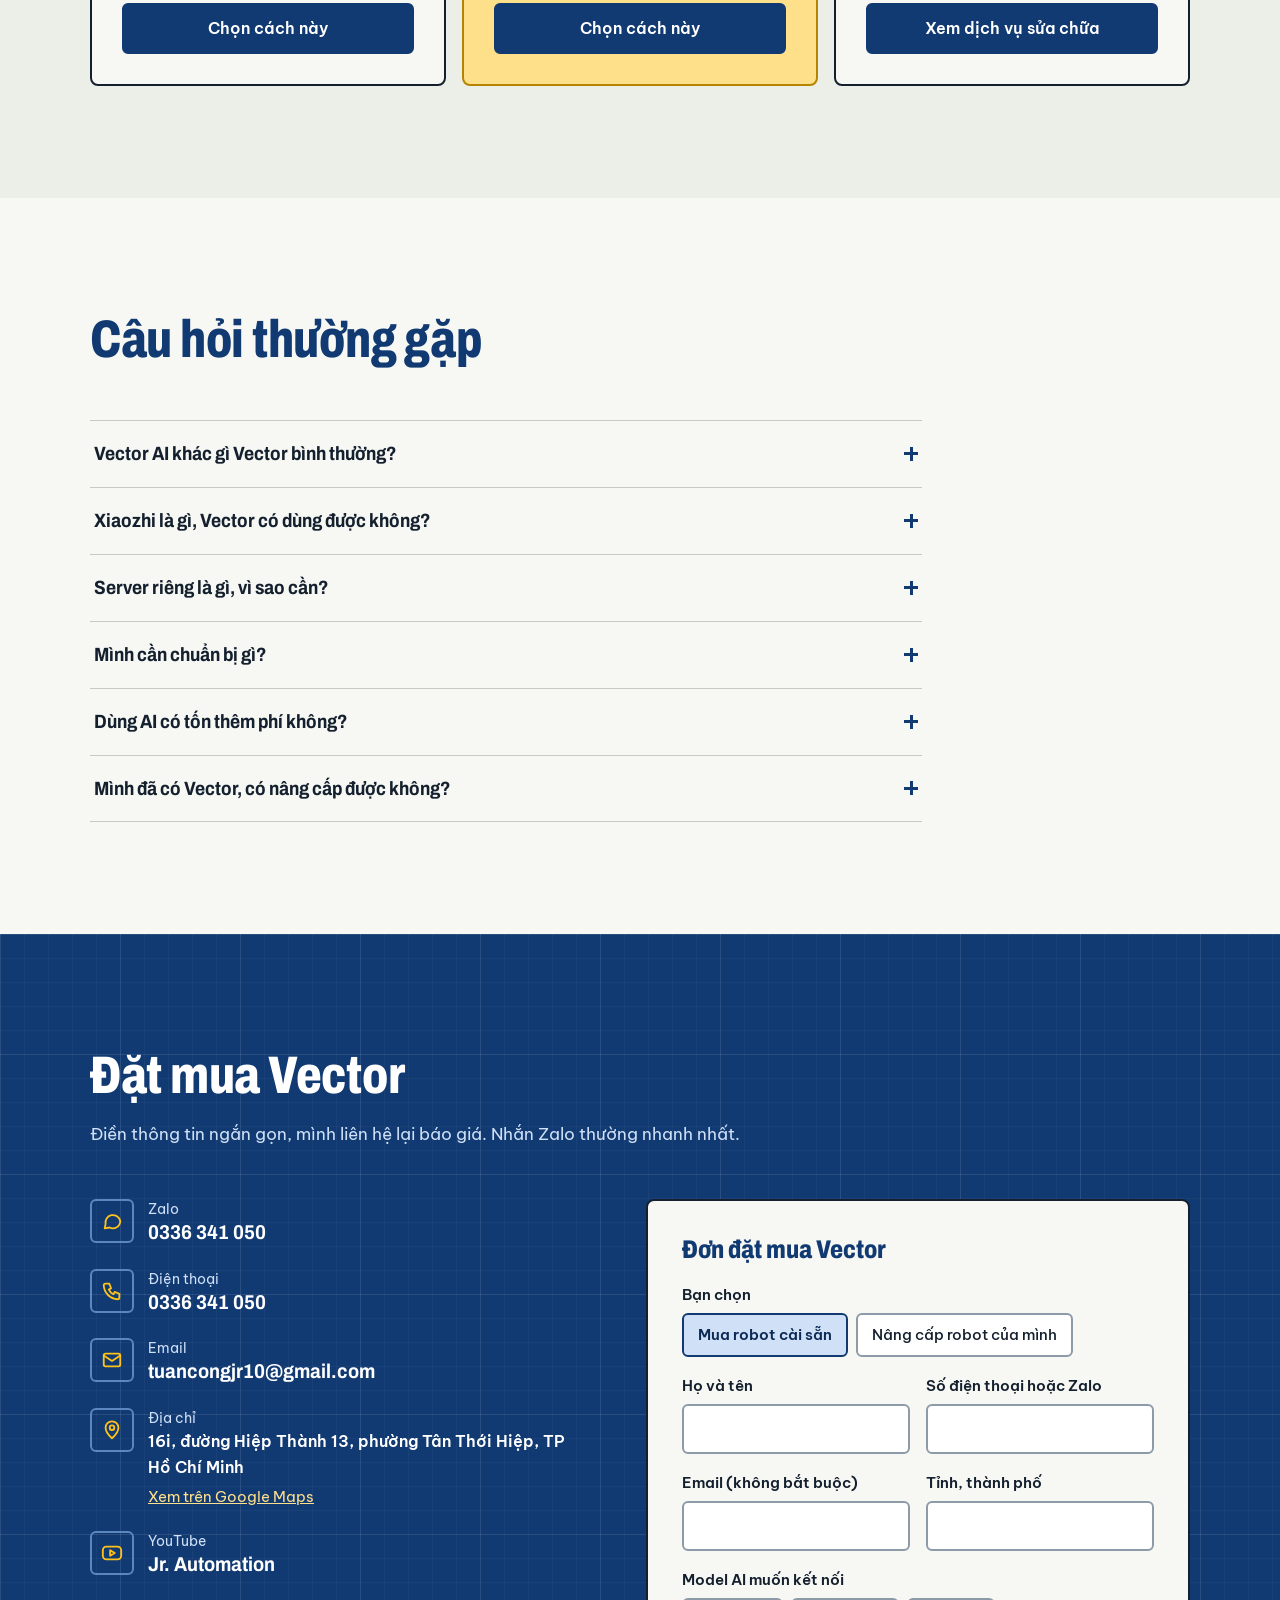
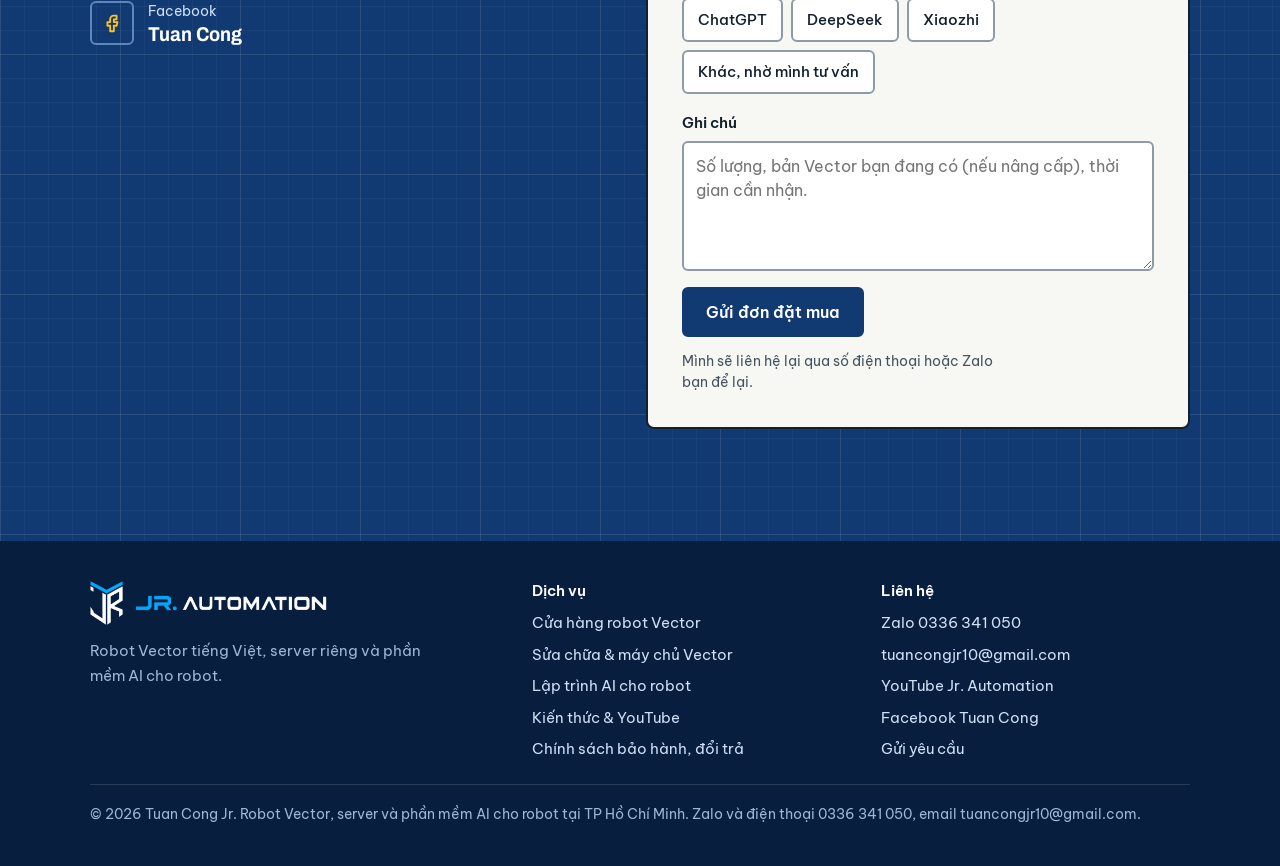
<file: vector-store.html>
<!DOCTYPE html>
<html lang="vi">
<head>
<meta charset="utf-8">
<meta name="viewport" content="width=device-width, initial-scale=1">
<title>Cửa hàng robot Vector | Vector AI giao tiếp tiếng Việt | Jr. Automation</title>
<meta name="description" content="Vector AI: robot Anki Vector giao tiếp tiếng Việt, trò chuyện với ChatGPT, DeepSeek, Xiaozhi, điều khiển từ xa. Mua robot cài sẵn hoặc nâng cấp Vector bạn đang có. Liên hệ báo giá.">
<meta name="author" content="Tuan Cong Jr">
<meta name="theme-color" content="#0B2A55">
<link rel="canonical" href="https://tuancongjr10.github.io/jrautomation/vector-store.html">
<link rel="icon" type="image/png" sizes="32x32" href="assets/img/favicon-32.png">
<link rel="icon" type="image/png" sizes="64x64" href="assets/img/favicon-64.png">
<link rel="apple-touch-icon" href="assets/img/apple-touch-icon.png">

<meta property="og:type" content="website">
<meta property="og:locale" content="vi_VN">
<meta property="og:site_name" content="Jr. Automation">
<meta property="og:title" content="Cửa hàng robot Vector | Vector AI giao tiếp tiếng Việt | Jr. Automation">
<meta property="og:description" content="Vector AI: robot Anki Vector giao tiếp tiếng Việt, trò chuyện với ChatGPT, DeepSeek, Xiaozhi, điều khiển từ xa. Mua robot cài sẵn hoặc nâng cấp Vector bạn đang có. Liên hệ báo giá.">
<meta property="og:url" content="https://tuancongjr10.github.io/jrautomation/vector-store.html">
<meta property="og:image" content="https://tuancongjr10.github.io/jrautomation/assets/img/og-image.png">
<meta property="og:image:width" content="1200">
<meta property="og:image:height" content="630">
<meta name="twitter:card" content="summary_large_image">

<link rel="preload" href="assets/fonts/archivo-latin-wdth-normal.woff2" as="font" type="font/woff2" crossorigin>
<link rel="preload" href="assets/fonts/archivo-vietnamese-wdth-normal.woff2" as="font" type="font/woff2" crossorigin>
<link rel="stylesheet" href="assets/css/style.css?v=20261128e">

</head>
<body>
<a class="skip" href="#noi-dung">Chuyển đến nội dung</a>

<header class="header on-dark">
  <div class="wrap header__row">
    <a class="brand" href="./" aria-label="Jr. Automation, về trang chủ">
      <img class="brand__mark" src="assets/img/logo-mark.png" width="33" height="44" alt="">
      <img class="brand__word" src="assets/img/logo-wordmark.png" width="190" height="16" alt="Jr. Automation">
    </a>
    <button class="nav__toggle" type="button" aria-expanded="false" aria-controls="menu" aria-label="Mở menu">
      <svg viewBox="0 0 24 24" fill="none" stroke="currentColor" stroke-width="2.2" stroke-linecap="round" aria-hidden="true"><path d="M4 7h16M4 12h16M4 17h16"/></svg>
    </button>
    <nav class="nav" id="menu" aria-label="Menu chính">
      <ul class="nav__list">
        <li><a href="./">Trang chủ</a></li>
        <li><a href="vector-store.html" aria-current="page">Cửa hàng Vector</a></li>
        <li><a href="vector-server.html">Sửa chữa &amp; máy chủ Vector</a></li>
        <li><a href="lap-trinh-ai.html">Lập trình AI</a></li>
        <li><a href="kien-thuc.html">Kiến thức</a></li>
        <li><a class="btn btn--amber btn--sm" href="lien-he.html">Liên hệ</a></li>
      </ul>
    </nav>
  </div>
</header>

<main id="noi-dung">

<section class="hero hero--page on-dark" id="top" aria-labelledby="h1">
  <div class="wrap hero__grid">
    <div class="hero__text">
      <h1 id="h1">Vector&nbsp;AI: robot giao&nbsp;tiếp tiếng&nbsp;Việt</h1>
      <p class="hero__lead">Biến Anki Vector trở nên thông minh hơn, thân thiện hơn và gần gũi hơn với người dùng Việt Nam. Vector nghe và nói tiếng Việt, trò chuyện với AI như ChatGPT, DeepSeek, Xiaozhi, và điều khiển được từ xa bằng điện thoại.</p>
      <div class="hero__cta">
        <a class="btn btn--amber" href="#dat-mua">Đặt mua Vector</a>
        <a class="btn btn--ghost" href="https://zalo.me/0336341050" target="_blank" rel="noopener">Nhắn Zalo</a>
      </div>
      <p class="price-tag"><b>Giá</b> liên hệ báo giá theo từng yêu cầu</p>
    </div>

    <div class="stage stage--photo">
      <div class="photo-frame">
        <img src="assets/img/vector/vector-hero.jpg" width="782" height="635" alt="Robot Anki Vector màu đen, đôi mắt xanh lá, đặt trên bàn làm việc cạnh máy tính">
        <p class="speech">Xin chào!<br>Mình là Vector.</p>
      </div>
    </div>
  </div>
</section>

<section class="pledge" aria-label="Cam kết của Jr. Automation">
  <div class="wrap">
    <ul class="pledge__list">
      <li class="pledge__item"><span class="pledge__ico"><svg viewBox="0 0 24 24" aria-hidden="true"><path d="M12 3 4.5 6v5.5c0 4.6 3.2 8.3 7.5 9.5 4.3-1.2 7.5-4.9 7.5-9.5V6z"/><path d="m8.8 12 2.3 2.3 4.2-4.6"/></svg></span><span><span class="pledge__k">Bảo hành 6 tháng</span><span class="pledge__v">Robot và sửa chữa</span></span></li>
      <li class="pledge__item"><span class="pledge__ico"><svg viewBox="0 0 24 24" aria-hidden="true"><path d="M4 12a8 8 0 0 1 13.7-5.6L20 8.7M20 4v4.7h-4.7M20 12a8 8 0 0 1-13.7 5.6L4 15.3M4 20v-4.7h4.7"/></svg></span><span><span class="pledge__k">Đổi trả trong 24 giờ</span><span class="pledge__v">Nếu có hư hỏng khi nhận</span></span></li>
      <li class="pledge__item"><span class="pledge__ico"><svg viewBox="0 0 24 24" aria-hidden="true"><path d="M3 7h11v9H3zM14 10h4l3 3v3h-7"/><circle cx="7" cy="17.5" r="1.8"/><circle cx="17" cy="17.5" r="1.8"/></svg></span><span><span class="pledge__k">Ship toàn quốc</span><span class="pledge__v">Phí báo rõ khi chốt đơn</span></span></li>
      <li class="pledge__item"><span class="pledge__ico"><svg viewBox="0 0 24 24" aria-hidden="true"><circle cx="12" cy="12" r="8.5"/><path d="M12 7.5V12l3 2"/></svg></span><span><span class="pledge__k">Hỗ trợ 24/24</span><span class="pledge__v">Phản hồi nhanh <span class="nw">19h–23h</span></span></span></li>
    </ul>
    <p class="pledge__more"><a href="chinh-sach.html">Xem chính sách bảo hành, đổi trả</a></p>
  </div>
</section>


<!-- ================= VECTOR AI LÀ GÌ ================= -->
<section class="sec" id="vector-ai" aria-labelledby="h-va">
  <div class="wrap split split--poster">
    <figure class="poster">
      <img src="assets/img/vector/vector-ai-poster.jpg" width="1122" height="1312" loading="lazy" alt="Áp phích Vector AI: phần mềm mới, giao tiếp tiếng Việt. Robot Vector chào &quot;Xin chào! Mình là Vector&quot;, bốn tính năng: tiếng Việt, trò chuyện AI, luyện tiếng Anh, điều khiển từ xa">
      <figcaption>Ảnh minh họa gói Vector AI.</figcaption>
    </figure>
    <div>
      <h2 class="h2" id="h-va">Vector AI là gì?</h2>
      <div class="prose lead-prose">
        <p><b>Vector</b> là robot để bàn nhỏ do Anki thiết kế. Robot có camera, micro, cảm biến và màn hình mặt biểu cảm, tự di chuyển trên bàn bằng bánh xích và nhận ra khuôn mặt.</p>
        <p><b>Vector AI</b> là phần mềm mới của mình dành cho chính robot này. Sau khi cài, Vector nghe và nói tiếng Việt, trò chuyện với model AI bạn chọn, và không còn phụ thuộc vào máy chủ của hãng.</p>
        <p>Bạn không cần biết lập trình hay cài đặt gì phức tạp. Chọn một trong các cách bên dưới, mình lo phần cấu hình.</p>
      </div>
      <ul class="how">
        <li><b>Hợp với người mới.</b> Hướng dẫn sử dụng bằng tiếng Việt, ra lệnh bằng giọng nói.</li>
        <li><b>Chọn model AI.</b> ChatGPT, DeepSeek, Xiaozhi hoặc model khác theo ngân sách của bạn.</li>
        <li><b>Giá rõ ràng.</b> Mình báo giá riêng theo từng yêu cầu trước khi bạn quyết định.</li>
      </ul>
    </div>
  </div>
</section>

<!-- ================= BỐN TÍNH NĂNG ================= -->
<section class="sec sec--panel" id="tinh-nang" aria-labelledby="h-tn">
  <div class="wrap">
    <div class="sec-head">
      <h2 id="h-tn">Vector làm được gì sau khi cài?</h2>
      <p>Bốn việc khách hay dùng nhất.</p>
    </div>
    <div class="feats">
      <article class="feat">
        <img src="assets/img/vector/vector-tieng-viet.jpg" width="256" height="200" loading="lazy" alt="Robot Vector đang nghe, bên cạnh là biểu tượng lá cờ Việt Nam và bong bóng thoại">
        <div class="feat__body">
          <h3>Tiếng Việt</h3>
          <p>Chào hỏi, hỏi đáp và ra lệnh bằng tiếng Việt, kèm hướng dẫn sử dụng bằng tiếng Việt.</p>
        </div>
      </article>
      <article class="feat">
        <img src="assets/img/vector/vector-tro-chuyen-ai.jpg" width="256" height="200" loading="lazy" alt="Robot Vector với bong bóng thoại đang trò chuyện">
        <div class="feat__body">
          <h3>Trò chuyện AI</h3>
          <p>Kết nối ChatGPT, DeepSeek, Xiaozhi hoặc model khác. Hỏi gì Vector cũng đáp, không chỉ vài lệnh có sẵn.</p>
        </div>
      </article>
      <article class="feat">
        <img src="assets/img/vector/vector-luyen-tieng-anh.jpg" width="256" height="200" loading="lazy" alt="Robot Vector chào &quot;Hello!&quot; cạnh khối lập phương hình quả địa cầu">
        <div class="feat__body">
          <h3>Luyện tiếng Anh</h3>
          <p>Chuyển Vector sang tiếng Anh để luyện nghe và nói cùng robot.</p>
        </div>
      </article>
      <article class="feat">
        <img src="assets/img/vector/vector-dieu-khien.jpg" width="256" height="200" loading="lazy" alt="Điện thoại hiển thị nút điều khiển, robot Vector bên cạnh">
        <div class="feat__body">
          <h3>Điều khiển từ xa</h3>
          <p>Dùng điện thoại điều khiển Vector di chuyển, không cần đứng cạnh robot.</p>
        </div>
      </article>
    </div>
  </div>
</section>

<!-- ================= BẠN ĐANG Ở TRƯỜNG HỢP NÀO ================= -->
<section class="sec" id="goi" aria-labelledby="h-g">
  <div class="wrap">
    <div class="sec-head">
      <h2 id="h-g">Bạn đang ở trường hợp nào?</h2>
      <p>Chọn trường hợp giống bạn nhất. Giá báo riêng theo từng yêu cầu, tùy model AI và số lượng.</p>
    </div>
    <div class="plans plans--3">
      <article class="plan">
        <div class="plan__media"><img src="assets/img/vector/vector-mat.jpg" width="720" height="450" loading="lazy" alt="Cận cảnh mặt robot Vector với hai mắt xanh lá"></div>
        <span class="plan__who">Bạn chưa có Vector</span>
        <h3>Mua robot cài sẵn</h3>
        <p class="plan__price plan__price--text">Giá: liên hệ báo giá</p>
        <ul class="ticks">
          <li>Robot Vector</li>
          <li>Server riêng đã cấu hình</li>
          <li>Nghe và nói tiếng Việt</li>
          <li>Model AI bạn chọn</li>
          <li>Hướng dẫn sử dụng bằng tiếng Việt</li>
        </ul>
        <a class="btn btn--blue" href="#dat-mua" data-pick="Mua robot cài sẵn">Chọn cách này</a>
      </article>
      <article class="plan plan--amber">
        <div class="plan__media"><svg class="flow" viewBox="0 0 400 250" role="img" aria-label="Sơ đồ: robot Vector gửi giọng nói tới server riêng tại nhà, server chuyển câu hỏi cho model AI"><rect class="box" x="8" y="28" width="100" height="118" rx="8"/><g class="ico" transform="translate(38.0 40) scale(1.0)"><rect x="4" y="9" width="32" height="22" rx="8"/><rect x="13" y="16" width="5" height="7" rx="1.5"/><rect x="22" y="16" width="5" height="7" rx="1.5"/><path d="M9 35h22"/></g><text class="t1" x="58.0" y="97.0" text-anchor="middle">Vector</text><text class="t2" x="58.0" y="114.0" text-anchor="middle">1.0 và 2.0</text><rect class="box box--hot" x="150" y="28" width="100" height="118" rx="8"/><g class="ico" transform="translate(180.0 40) scale(1.0)"><rect x="4" y="6" width="32" height="12" rx="3"/><rect x="4" y="22" width="32" height="12" rx="3"/><path d="M10 12h.01M10 28h.01M16 12h14M16 28h14"/></g><text class="t1" x="200.0" y="97.0" text-anchor="middle">Server riêng</text><text class="t2" x="200.0" y="114.0" text-anchor="middle">tại nhà</text><rect class="box" x="292" y="28" width="100" height="118" rx="8"/><g class="ico" transform="translate(322.0 40) scale(1.0)"><path d="M16 6a5 5 0 0 0-5 5 5 5 0 0 0-3 8 5 5 0 0 0 3 8 5 5 0 0 0 9 3V9a5 5 0 0 0-4-3zM24 6a5 5 0 0 1 5 5 5 5 0 0 1 3 8 5 5 0 0 1-3 8 5 5 0 0 1-9 3"/></g><text class="t1" x="342.0" y="97.0" text-anchor="middle">Model AI</text><text class="t2" x="342.0" y="114.0" text-anchor="middle">bạn chọn</text><path class="wire" d="M110 87H148"/><path class="wire" d="M252 87H290"/><text class="t2" x="200" y="188" text-anchor="middle">máy tính cũ hoặc Raspberry Pi</text><text class="t2" x="200" y="208" text-anchor="middle">cùng mạng với robot</text></svg></div>
        <span class="plan__who">Bạn đã có Vector</span>
        <h3>Nâng cấp robot của bạn</h3>
        <p class="plan__price plan__price--text">Giá: liên hệ báo giá</p>
        <ul class="ticks">
          <li>Cài và cấu hình server riêng</li>
          <li>Việt hóa giọng nói</li>
          <li>Kết nối model AI bạn chọn</li>
          <li>Hướng dẫn sử dụng bằng tiếng Việt</li>
        </ul>
        <a class="btn btn--blue" href="#dat-mua" data-pick="Nâng cấp robot của mình">Chọn cách này</a>
      </article>
      <article class="plan">
        <div class="plan__media"><img src="assets/img/vector/vector-banh-xich.jpg" width="750" height="468" loading="lazy" alt="Cận cảnh bánh xích và khung robot Vector"></div>
        <span class="plan__who">Vector của bạn bị lỗi</span>
        <h3>Sửa chữa và cài lại server</h3>
        <p class="plan__price plan__price--text">Giá: báo theo tình trạng</p>
        <ul class="ticks">
          <li>Sửa pin, di chuyển, màn hình, sạc</li>
          <li>Cài server để robot nghe lệnh trở lại</li>
          <li>Mô tả lỗi, mình chẩn đoán và báo giá</li>
        </ul>
        <a class="btn btn--blue" href="vector-server.html">Xem dịch vụ sửa chữa</a>
      </article>
    </div>
  </div>
</section>

<!-- ================= HỎI ĐÁP ================= -->
<section class="sec sec--panel" id="hoi-dap" aria-labelledby="h-hd">
  <div class="wrap">
    <div class="sec-head"><h2 id="h-hd">Câu hỏi thường gặp</h2></div>
    <div class="faq">
      <details>
        <summary>Vector AI khác gì Vector bình thường?</summary>
        <div><p>Vector gốc không có sẵn tiếng Việt và cần máy chủ để nghe lệnh. Vector AI thêm giọng nói tiếng Việt, cho robot trò chuyện với model AI, và chạy qua server riêng nên không phụ thuộc hãng.</p></div>
      </details>
      <details>
        <summary>Xiaozhi là gì, Vector có dùng được không?</summary>
        <div><p>Xiaozhi là nền tảng trợ lý giọng nói AI mã nguồn mở. Mình có thể nối Vector với Xiaozhi để robot nghe, hiểu và trả lời. Xem các cách làm ở trang <a href="lap-trinh-ai.html#xiaozhi">Lập trình AI cho robot</a>.</p></div>
      </details>
      <details>
        <summary>Server riêng là gì, vì sao cần?</summary>
        <div><p>Nói đơn giản, server là "bộ não chạy ngầm" giúp Vector hiểu lệnh giọng nói. Máy chủ của hãng có thể thu phí thuê bao hoặc gián đoạn, nên server riêng giúp robot nghe lệnh ổn định. Xem thêm ở trang <a href="vector-server.html#server-la-gi">Sửa chữa &amp; máy chủ Vector</a>.</p></div>
      </details>
      <details>
        <summary>Mình cần chuẩn bị gì?</summary>
        <div><p>Một mạng Wi-Fi ở nhà. Server chạy trên một thiết bị cùng mạng với robot, như máy tính cũ hoặc Raspberry Pi. Mình tư vấn phương án gọn nhất khi báo giá.</p></div>
      </details>
      <details>
        <summary>Dùng AI có tốn thêm phí không?</summary>
        <div><p>Một số model AI tính phí theo lượng dùng của nhà cung cấp. Mình nói rõ từng phương án và chi phí đi kèm khi báo giá, để bạn chọn theo ngân sách.</p></div>
      </details>
      <details>
        <summary>Mình đã có Vector, có nâng cấp được không?</summary>
        <div><p>Được. Chọn "Nâng cấp robot của mình" trong form bên dưới, mình cài server, tiếng Việt và AI cho robot bạn đang có.</p></div>
      </details>
    </div>
  </div>
</section>

<!-- ================= ĐẶT MUA ================= -->
<section class="sec contact on-dark" id="dat-mua" aria-labelledby="h-dm">
  <div class="wrap">
    <div class="sec-head">
      <h2 id="h-dm">Đặt mua Vector</h2>
      <p>Điền thông tin ngắn gọn, mình liên hệ lại báo giá. Nhắn Zalo thường nhanh nhất.</p>
    </div>
    <div class="contact__grid">
      <ul class="info">
        <li>
          <span class="info__ico"><svg viewBox="0 0 24 24" aria-hidden="true"><path d="M21 12a8 8 0 0 1-11.6 7.1L4 20l1-4.6A8 8 0 1 1 21 12z"/></svg></span>
          <div><span class="info__k">Zalo</span><a class="info__v" href="https://zalo.me/0336341050" target="_blank" rel="noopener">0336 341 050</a></div>
        </li>
        <li>
          <span class="info__ico"><svg viewBox="0 0 24 24" aria-hidden="true"><path d="M5 4h4l2 5-2.5 1.5a11 11 0 0 0 5 5L15 13l5 2v4a2 2 0 0 1-2 2A16 16 0 0 1 3 6a2 2 0 0 1 2-2z"/></svg></span>
          <div><span class="info__k">Điện thoại</span><a class="info__v" href="tel:+84336341050">0336 341 050</a></div>
        </li>
        <li>
          <span class="info__ico"><svg viewBox="0 0 24 24" aria-hidden="true"><rect x="3" y="5" width="18" height="14" rx="2"/><path d="m3 7 9 6 9-6"/></svg></span>
          <div><span class="info__k">Email</span><a class="info__v" href="mailto:tuancongjr10@gmail.com">tuancongjr10@gmail.com</a></div>
        </li>
        <li>
          <span class="info__ico"><svg viewBox="0 0 24 24" aria-hidden="true"><path d="M12 21s7-6.2 7-11.5A7 7 0 0 0 5 9.5C5 14.800 12 21 12 21z"/><circle cx="12" cy="9.5" r="2.5"/></svg></span>
          <div><span class="info__k">Địa chỉ</span><span class="info__v info__v--plain">16i, đường Hiệp Thành 13, phường Tân Thới Hiệp, TP Hồ Chí Minh</span><br><a class="info__sub" href="https://www.google.com/maps/search/?api=1&amp;query=16i%20%C4%90%C6%B0%E1%BB%9Dng%20Hi%E1%BB%87p%20Th%C3%A0nh%2013%2C%20T%C3%A2n%20Th%E1%BB%9Bi%20Hi%E1%BB%87p%2C%20H%E1%BB%93%20Ch%C3%AD%20Minh" target="_blank" rel="noopener">Xem trên Google Maps</a></div>
        </li>
        <li>
          <span class="info__ico"><svg viewBox="0 0 24 24" aria-hidden="true"><rect x="2" y="5" width="20" height="14" rx="4"/><path d="m10 9 5 3-5 3z"/></svg></span>
          <div><span class="info__k">YouTube</span><a class="info__v" href="https://www.youtube.com/channel/UCqWKhlzt7eQtGVNYoNAj-9w" target="_blank" rel="noopener">Jr. Automation</a></div>
        </li>
        <li>
          <span class="info__ico"><svg viewBox="0 0 24 24" aria-hidden="true"><path d="M14 8h3V4h-3a4 4 0 0 0-4 4v3H7v4h3v6h4v-6h3l1-4h-4V8.500A.5.5 0 0 1 14.500 8z"/></svg></span>
          <div><span class="info__k">Facebook</span><a class="info__v" href="https://web.facebook.com/cong.idol.773?locale=vi_VN" target="_blank" rel="noopener">Tuan Cong</a></div>
        </li>
      </ul>

      <form class="form" action="https://formsubmit.co/tuancongjr10@gmail.com" method="POST">
        <h3>Đơn đặt mua Vector</h3>
        <input type="hidden" name="_subject" value="Đặt mua Vector từ website Jr. Automation">
        <input type="hidden" name="_template" value="table">
        <input type="hidden" name="_captcha" value="false">
        <input type="hidden" name="_next" value="https://tuancongjr10.github.io/jrautomation/cam-on.html">
        <input class="hp" type="text" name="_honey" tabindex="-1" autocomplete="off" aria-hidden="true">

        <fieldset class="field">
          <legend>Bạn chọn</legend>
          <div class="choices">
            <label class="choice"><input type="radio" name="Hình thức" value="Mua robot cài sẵn" checked><span>Mua robot cài sẵn</span></label>
            <label class="choice"><input type="radio" name="Hình thức" value="Nâng cấp robot của mình"><span>Nâng cấp robot của mình</span></label>
          </div>
        </fieldset>
        <div class="form__row">
          <div class="field"><label for="v-ten">Họ và tên</label><input id="v-ten" name="Họ tên" type="text" autocomplete="name" required></div>
          <div class="field"><label for="v-sdt">Số điện thoại hoặc Zalo</label><input id="v-sdt" name="Điện thoại / Zalo" type="tel" inputmode="tel" autocomplete="tel" required></div>
        </div>
        <div class="form__row">
          <div class="field"><label for="v-mail">Email (không bắt buộc)</label><input id="v-mail" name="email" type="email" autocomplete="email"></div>
          <div class="field"><label for="v-tinh">Tỉnh, thành phố</label><input id="v-tinh" name="Tỉnh / thành phố" type="text" autocomplete="address-level1"></div>
        </div>
        <fieldset class="field">
          <legend>Model AI muốn kết nối</legend>
          <div class="choices">
            <label class="choice"><input type="checkbox" name="AI - ChatGPT" value="Có"><span>ChatGPT</span></label>
            <label class="choice"><input type="checkbox" name="AI - DeepSeek" value="Có"><span>DeepSeek</span></label>
            <label class="choice"><input type="checkbox" name="AI - Xiaozhi" value="Có"><span>Xiaozhi</span></label>
            <label class="choice"><input type="checkbox" name="AI - Khác hoặc chưa rõ" value="Có"><span>Khác, nhờ mình tư vấn</span></label>
          </div>
        </fieldset>
        <div class="field">
          <label for="v-nd">Ghi chú</label>
          <textarea id="v-nd" name="Ghi chú" placeholder="Số lượng, bản Vector bạn đang có (nếu nâng cấp), thời gian cần nhận."></textarea>
        </div>
        <div class="form__foot">
          <button class="btn btn--blue" type="submit">Gửi đơn đặt mua</button>
          <span>Mình sẽ liên hệ lại qua số điện thoại hoặc Zalo bạn để lại.</span>
        </div>
      </form>
    </div>
  </div>
</section>

</main>

<footer class="footer on-dark">
  <div class="wrap">
    <div class="footer__cols">
      <div>
        <a class="brand" href="./" aria-label="Jr. Automation, về trang chủ">
          <img class="brand__mark" src="assets/img/logo-mark.png" width="33" height="44" alt="">
          <img class="brand__word" src="assets/img/logo-wordmark.png" width="190" height="16" alt="Jr. Automation">
        </a>
        <p class="footer__tag">Robot Vector tiếng Việt, server riêng và phần mềm AI cho robot.</p>
      </div>
      <div>
        <h2>Dịch vụ</h2>
        <ul>
          <li><a href="vector-store.html">Cửa hàng robot Vector</a></li>
          <li><a href="vector-server.html">Sửa chữa &amp; máy chủ Vector</a></li>
          <li><a href="lap-trinh-ai.html">Lập trình AI cho robot</a></li>
          <li><a href="kien-thuc.html">Kiến thức &amp; YouTube</a></li>
          <li><a href="chinh-sach.html">Chính sách bảo hành, đổi trả</a></li>
        </ul>
      </div>
      <div>
        <h2>Liên hệ</h2>
        <ul>
          <li><a href="https://zalo.me/0336341050" target="_blank" rel="noopener">Zalo 0336 341 050</a></li>
          <li><a href="mailto:tuancongjr10@gmail.com">tuancongjr10@gmail.com</a></li>
          <li><a href="https://www.youtube.com/channel/UCqWKhlzt7eQtGVNYoNAj-9w" target="_blank" rel="noopener">YouTube Jr. Automation</a></li>
          <li><a href="https://web.facebook.com/cong.idol.773?locale=vi_VN" target="_blank" rel="noopener">Facebook Tuan Cong</a></li>
          <li><a href="lien-he.html">Gửi yêu cầu</a></li>
        </ul>
      </div>
    </div>
    <p class="footer__copy">© 2026 Tuan Cong Jr. Robot Vector, server và phần mềm AI cho robot tại TP Hồ Chí Minh. Zalo và điện thoại 0336 341 050, email tuancongjr10@gmail.com.</p>
  </div>
</footer>

<!-- Thanh liên hệ nhanh trên điện thoại -->
<div class="mbar on-dark">
  <a class="btn btn--ghost" href="tel:+84336341050">Gọi ngay</a>
  <a class="btn btn--amber" href="https://zalo.me/0336341050" target="_blank" rel="noopener">Nhắn Zalo</a>
</div>

<script src="assets/js/main.js?v=20261128e" defer></script>
<script src="assets/js/chatbot.js?v=20261128k" defer></script>
</body>
</html>
</file>
<file: assets/css/style.css>
/* Jr. Automation — style.css
   Ý tưởng: bản vẽ điện (blueprint) + bảng ladder. Màu lấy từ tủ điện:
   sơn xám men, xanh bản vẽ, đèn báo vàng hổ phách. */

/* ---------- Font (tự host, không phụ thuộc Google) ---------- */
@font-face{font-family:"Archivo";font-style:normal;font-weight:100 900;font-stretch:62% 125%;font-display:swap;
  src:url("../fonts/archivo-vietnamese-wdth-normal.woff2") format("woff2");
  unicode-range:U+0102-0103,U+0110-0111,U+0128-0129,U+0168-0169,U+01A0-01A1,U+01AF-01B0,U+0300-0301,U+0303-0304,U+0308-0309,U+0323,U+0329,U+1EA0-1EF9,U+20AB}
@font-face{font-family:"Archivo";font-style:normal;font-weight:100 900;font-stretch:62% 125%;font-display:swap;
  src:url("../fonts/archivo-latin-wdth-normal.woff2") format("woff2");
  unicode-range:U+0000-00FF,U+0131,U+0152-0153,U+02BB-02BC,U+02C6,U+02DA,U+02DC,U+0304,U+0308,U+0329,U+2000-206F,U+20AC,U+2122,U+2191,U+2193,U+2212,U+2215,U+FEFF,U+FFFD}
@font-face{font-family:"Be Vietnam Pro";font-style:normal;font-weight:400;font-display:swap;
  src:url("../fonts/be-vietnam-pro-vietnamese-400-normal.woff2") format("woff2");
  unicode-range:U+0102-0103,U+0110-0111,U+0128-0129,U+0168-0169,U+01A0-01A1,U+01AF-01B0,U+0300-0301,U+0303-0304,U+0308-0309,U+0323,U+0329,U+1EA0-1EF9,U+20AB}
@font-face{font-family:"Be Vietnam Pro";font-style:normal;font-weight:400;font-display:swap;
  src:url("../fonts/be-vietnam-pro-latin-400-normal.woff2") format("woff2");
  unicode-range:U+0000-00FF,U+0131,U+0152-0153,U+02BB-02BC,U+02C6,U+02DA,U+02DC,U+0304,U+0308,U+0329,U+2000-206F,U+20AC,U+2122,U+2191,U+2193,U+2212,U+2215,U+FEFF,U+FFFD}
@font-face{font-family:"Be Vietnam Pro";font-style:normal;font-weight:500;font-display:swap;
  src:url("../fonts/be-vietnam-pro-vietnamese-500-normal.woff2") format("woff2");
  unicode-range:U+0102-0103,U+0110-0111,U+0128-0129,U+0168-0169,U+01A0-01A1,U+01AF-01B0,U+0300-0301,U+0303-0304,U+0308-0309,U+0323,U+0329,U+1EA0-1EF9,U+20AB}
@font-face{font-family:"Be Vietnam Pro";font-style:normal;font-weight:500;font-display:swap;
  src:url("../fonts/be-vietnam-pro-latin-500-normal.woff2") format("woff2");
  unicode-range:U+0000-00FF,U+0131,U+0152-0153,U+02BB-02BC,U+02C6,U+02DA,U+02DC,U+0304,U+0308,U+0329,U+2000-206F,U+20AC,U+2122,U+2191,U+2193,U+2212,U+2215,U+FEFF,U+FFFD}
@font-face{font-family:"Be Vietnam Pro";font-style:normal;font-weight:600;font-display:swap;
  src:url("../fonts/be-vietnam-pro-vietnamese-600-normal.woff2") format("woff2");
  unicode-range:U+0102-0103,U+0110-0111,U+0128-0129,U+0168-0169,U+01A0-01A1,U+01AF-01B0,U+0300-0301,U+0303-0304,U+0308-0309,U+0323,U+0329,U+1EA0-1EF9,U+20AB}
@font-face{font-family:"Be Vietnam Pro";font-style:normal;font-weight:600;font-display:swap;
  src:url("../fonts/be-vietnam-pro-latin-600-normal.woff2") format("woff2");
  unicode-range:U+0000-00FF,U+0131,U+0152-0153,U+02BB-02BC,U+02C6,U+02DA,U+02DC,U+0304,U+0308,U+0329,U+2000-206F,U+20AC,U+2122,U+2191,U+2193,U+2212,U+2215,U+FEFF,U+FFFD}

/* ---------- Token ---------- */
:root{
  --paper:#ECEEE8;        /* sơn men tủ điện */
  --panel:#F7F8F4;
  --ink:#14202E;
  --ink-2:#46535F;
  --blue:#123A72;         /* xanh bản vẽ */
  --blue-deep:#0B2A55;
  --blue-mid:#1F4E92;
  --bp-line:#5C86BE;      /* nét bản vẽ */
  --ice:#CFE0F7;
  --amber:#FFC21A;        /* đèn báo có điện */
  --amber-soft:#FFE08A;
  --red:#D6342B;
  --green:#2E9E5B;
  --rule:#C5CBC2;
  --focus:#1F4E92;
  --head:"Archivo",system-ui,-apple-system,"Segoe UI",Roboto,sans-serif;
  --body:"Be Vietnam Pro",system-ui,-apple-system,"Segoe UI",Roboto,sans-serif;
  --mono:ui-monospace,SFMono-Regular,Menlo,Consolas,monospace;
  --r:8px;
}

*,*::before,*::after{box-sizing:border-box}
html{scroll-behavior:smooth;-webkit-text-size-adjust:100%}
body{margin:0;background:var(--paper);color:var(--ink);font:400 1rem/1.65 var(--body);-webkit-font-smoothing:antialiased}
img,svg{max-width:100%}
a{color:inherit}
h1,h2,h3,p,ul,dl,dd{margin:0}
ul{padding:0;list-style:none}
:focus-visible{outline:3px solid var(--focus);outline-offset:3px;border-radius:4px}
.on-dark :focus-visible{outline-color:var(--amber)}
.skip{position:absolute;left:-999px;top:8px;background:var(--amber);color:var(--ink);padding:10px 16px;border-radius:6px;z-index:100;font-weight:600}
.skip:focus{left:12px}
[id]{scroll-margin-top:84px}

.wrap{width:100%;max-width:1180px;margin-inline:auto;padding-inline:clamp(20px,4vw,40px)}
.sec{padding-block:clamp(64px,9vw,112px)}
.sec--panel{background:var(--panel)}
.nw{white-space:nowrap}

/* ---------- Nút ---------- */
.btn{display:inline-flex;align-items:center;justify-content:center;gap:.6em;padding:.85em 1.4em;min-height:48px;border:2px solid transparent;border-radius:6px;font:600 1rem/1.2 var(--body);text-decoration:none;cursor:pointer;transition:background-color .15s,border-color .15s,color .15s}
.btn svg{width:1.25em;height:1.25em;flex:none}
.btn--amber{background:var(--amber);border-color:var(--amber);color:var(--ink)}
.btn--amber:hover{background:#FFD04D;border-color:#FFD04D}
.btn--ghost{border-color:rgba(255,255,255,.5);color:#fff}
.btn--ghost:hover{border-color:#fff;background:rgba(255,255,255,.08)}
.btn--blue{background:var(--blue);border-color:var(--blue);color:#fff}
.btn--blue:hover{background:var(--blue-mid);border-color:var(--blue-mid)}
.btn--sm{min-height:40px;padding:.55em 1.1em;font-size:.95rem}

/* ---------- Header ---------- */
.header{position:sticky;top:0;z-index:50;background:var(--blue-deep);color:#fff;border-bottom:1px solid rgba(255,255,255,.12)}
.header__row{display:flex;align-items:center;justify-content:space-between;gap:20px;min-height:68px}
.brand{display:flex;align-items:center;gap:12px;text-decoration:none;color:#fff}
.brand img{display:block;max-width:none;flex:none}
.brand__mark{height:44px;width:auto}
.brand__word{height:16px;width:auto}
.nav__list{display:flex;align-items:center;gap:clamp(14px,1.8vw,24px)}
.nav__list a:not(.btn){color:var(--ice);text-decoration:none;font-weight:500;font-size:.95rem;padding:6px 0;border-bottom:2px solid transparent}
.nav__list a:not(.btn):hover,.nav__list a[aria-current="page"]:not(.btn){color:#fff;border-bottom-color:var(--amber)}
.nav__toggle{display:none;background:none;border:2px solid rgba(255,255,255,.4);color:#fff;border-radius:6px;width:46px;height:46px;cursor:pointer;align-items:center;justify-content:center}
.nav__toggle svg{width:24px;height:24px}

/* ---------- Hero ---------- */
.hero{position:relative;overflow:hidden;color:#fff;background-color:var(--blue);
  background-image:
    linear-gradient(rgba(255,255,255,.07) 1px,transparent 1px),
    linear-gradient(90deg,rgba(255,255,255,.07) 1px,transparent 1px),
    linear-gradient(rgba(255,255,255,.035) 1px,transparent 1px),
    linear-gradient(90deg,rgba(255,255,255,.035) 1px,transparent 1px);
  background-size:120px 120px,120px 120px,24px 24px,24px 24px;
  padding-block:clamp(48px,7vw,92px) clamp(56px,8vw,100px)}
.hero__grid{display:grid;grid-template-columns:minmax(0,1fr) minmax(0,1.02fr);gap:clamp(32px,5vw,72px);align-items:center}
.hero h1{font:800 clamp(2.55rem,5.5vw,4.5rem)/1.1 var(--head);font-stretch:74%;letter-spacing:-.005em;text-wrap:balance;margin-bottom:.5em}
.hero__lead{font-size:1.12rem;color:var(--ice);max-width:34em}
.hero__cta{display:flex;flex-wrap:wrap;gap:12px;margin-top:30px}
.hero__who{margin-top:38px;padding-left:16px;border-left:4px solid var(--amber);color:var(--ice);font-size:.95rem;max-width:32em}
.hero__who strong{display:block;color:#fff;font:700 1.1rem/1.3 var(--head);font-stretch:88%;margin-bottom:2px}

/* Bảng mô phỏng */
.stage{position:relative;background:var(--blue-deep);border:2px solid var(--bp-line);border-radius:var(--r);padding:20px 18px 18px;
  background-image:radial-gradient(circle,var(--bp-line) 2.5px,transparent 3.5px),radial-gradient(circle,var(--bp-line) 2.5px,transparent 3.5px),radial-gradient(circle,var(--bp-line) 2.5px,transparent 3.5px),radial-gradient(circle,var(--bp-line) 2.5px,transparent 3.5px);
  background-size:8px 8px;background-repeat:no-repeat;
  background-position:6px 6px,calc(100% - 6px) 6px,6px calc(100% - 6px),calc(100% - 6px) calc(100% - 6px)}
.stage__title{font:600 .9rem/1.4 var(--body);color:var(--ice);margin:0 8px 10px}
.stage svg{display:block;width:100%;height:auto}
.stage__note{margin:14px 8px 0;font-size:.875rem;line-height:1.55;color:var(--ice)}




/* ---------- Tiêu đề mục ---------- */
.sec-head{max-width:42rem;margin-bottom:clamp(32px,4vw,56px)}
.sec-head h1,.sec-head h2,.h2{font:800 clamp(2.05rem,4.3vw,3.3rem)/1.12 var(--head);font-stretch:76%;letter-spacing:-.005em;color:var(--blue);text-wrap:balance}
.sec-head p{margin-top:14px;color:var(--ink-2);font-size:1.07rem;max-width:38em}

/* ---------- Dịch vụ ---------- */
.bento{display:grid;grid-template-columns:repeat(6,minmax(0,1fr));gap:16px}
.tile{grid-column:span 2;position:relative;display:flex;flex-direction:column;gap:14px;padding:clamp(22px,2.6vw,32px);background:var(--panel);border:2px solid var(--ink);border-radius:var(--r)}
.tile--wide{grid-column:span 4}
.tile--half{grid-column:span 3}
.tile--blue{background:var(--blue);border-color:var(--blue-deep);color:#fff}
.tile--amber{background:var(--amber-soft);border-color:#B78400}
.tile__icon{width:44px;height:44px;flex:none;fill:none;stroke:currentColor;stroke-width:2.2;stroke-linecap:round;stroke-linejoin:round;color:var(--blue-mid)}
.tile--blue .tile__icon{color:var(--amber)}
.tile h3{font:700 1.55rem/1.18 var(--head);font-stretch:80%}
.tile p{color:var(--ink-2)}
.tile--blue p{color:var(--ice)}
.tile--amber p{color:#3A3320}
.ticks{display:grid;gap:9px}
.ticks li{position:relative;padding-left:20px}
.ticks li::before{content:"";position:absolute;left:0;top:.62em;width:9px;height:9px;background:var(--blue-mid);border-radius:2px}
.tile--blue .ticks li::before{background:var(--amber)}
.tile--wide .ticks{grid-template-columns:repeat(2,minmax(0,1fr));column-gap:28px}
.chips{display:flex;flex-wrap:wrap;gap:8px;margin-top:auto;padding-top:6px}
.chip{padding:4px 12px;border:1.5px solid currentColor;border-radius:999px;font-size:.85rem;font-weight:500;line-height:1.5;opacity:.95}
.tile--blue .chip{color:var(--ice)}

/* ---------- Dự án ---------- */
.proj{display:grid;grid-template-columns:minmax(180px,250px) minmax(0,1fr);gap:clamp(20px,4vw,56px);padding-block:30px;border-top:2px solid var(--ink)}
.proj:last-child{border-bottom:2px solid var(--ink)}
.proj__meta{color:var(--ink-2);font-size:.95rem;line-height:1.5}
.proj__meta b{display:block;color:var(--ink);font-weight:600;margin-bottom:2px}
.proj h3{font:700 1.6rem/1.2 var(--head);font-stretch:80%;color:var(--blue);margin-bottom:10px;text-wrap:balance}
.proj--lead h3{font-size:clamp(1.9rem,3.2vw,2.5rem);font-stretch:76%}
.proj p{max-width:46em;color:var(--ink-2)}
.proj .chips{margin-top:16px;padding-top:0}
.proj .chip{color:var(--blue);border-color:var(--bp-line)}
.proj__link{display:inline-block;margin-top:14px;font-weight:600;color:var(--blue-mid);text-underline-offset:4px}
.proj__link:hover{color:var(--blue)}

/* ---------- Quy trình ---------- */
.steps{counter-reset:s;display:grid;grid-template-columns:repeat(5,minmax(0,1fr));gap:22px;position:relative}
.steps::before{content:"";position:absolute;left:23px;width:calc(80% + 17.6px);top:21px;height:3px;background:var(--blue)}
.step{position:relative}
.step__n{position:relative;display:grid;place-items:center;width:46px;height:46px;border-radius:50%;background:var(--paper);border:3px solid var(--blue);font:800 1.15rem/1 var(--head);color:var(--blue);margin-bottom:16px}
.step h3{font:700 1.2rem/1.25 var(--head);font-stretch:84%;margin-bottom:8px;color:var(--ink)}
.step p{font-size:.95rem;color:var(--ink-2);line-height:1.6}
.steps--3{grid-template-columns:repeat(3,minmax(0,1fr))}
.steps--3::before{width:calc(66.667% + 14.667px)}
.steps--4{grid-template-columns:repeat(4,minmax(0,1fr))}
.steps--4::before{width:calc(75% + 16.5px)}

/* ---------- Giới thiệu ---------- */
.about{display:grid;grid-template-columns:minmax(0,.8fr) minmax(0,1.4fr);gap:clamp(32px,6vw,88px);align-items:start}
.id{position:sticky;top:96px;background:var(--blue);color:#fff;border-radius:var(--r);padding:30px 28px;overflow:hidden;
  background-image:linear-gradient(rgba(255,255,255,.07) 1px,transparent 1px),linear-gradient(90deg,rgba(255,255,255,.07) 1px,transparent 1px);background-size:28px 28px}
.id__logo{display:block;height:96px;width:auto;margin-bottom:20px}
.id h3{font:800 1.9rem/1.15 var(--head);font-stretch:78%}
.id p{color:var(--ice);margin-top:6px;font-size:.98rem}
.id__rail{display:flex;gap:14px;margin-top:22px;flex-wrap:wrap}
.id__rail a{color:#fff;font-weight:600;text-underline-offset:4px;font-size:.95rem}
.about__text p+p{margin-top:14px}
.about__text p{max-width:40em;color:var(--ink-2);font-size:1.05rem}
.about__text .h2{margin-bottom:20px}
.skills{margin-top:30px;display:grid;gap:0;border-top:2px solid var(--ink)}
.skills div{display:grid;grid-template-columns:190px minmax(0,1fr);gap:16px;padding:14px 0;border-bottom:1px solid var(--rule)}
.skills dt{font-weight:600;color:var(--ink)}
.skills dd{color:var(--ink-2)}
.how{margin-top:28px;display:grid;gap:12px}
.how li{position:relative;padding-left:26px;color:var(--ink-2)}
.how li::before{content:"";position:absolute;left:0;top:.5em;width:14px;height:3px;background:var(--blue);box-shadow:0 8px 0 var(--blue)}
.how li{padding-left:26px}
.how li b{color:var(--ink);font-weight:600}

/* ---------- Hỏi đáp ---------- */
.faq{max-width:52rem}
.faq details{border-top:1px solid var(--rule)}
.faq details:last-child{border-bottom:1px solid var(--rule)}
.faq summary{list-style:none;cursor:pointer;display:flex;justify-content:space-between;align-items:center;gap:20px;padding:20px 4px;font:700 1.2rem/1.35 var(--head);font-stretch:88%;color:var(--ink)}
.faq summary::-webkit-details-marker{display:none}
.faq summary::after{content:"";flex:none;width:14px;height:14px;background:
  linear-gradient(var(--blue),var(--blue)) center/100% 3px no-repeat,
  linear-gradient(var(--blue),var(--blue)) center/3px 100% no-repeat;transition:transform .2s}
.faq details[open] summary::after{transform:rotate(45deg)}
.faq details>div{padding:0 4px 22px;max-width:44em;color:var(--ink-2)}
.faq details>div p+p,.faq details>div ul{margin-top:10px}
.faq details>div ul li{position:relative;padding-left:20px;margin-top:6px}
.faq details>div ul li::before{content:"";position:absolute;left:0;top:.62em;width:8px;height:8px;background:var(--blue-mid);border-radius:2px}

/* ---------- Liên hệ ---------- */
.contact{position:relative;color:#fff;background-color:var(--blue);
  background-image:
    linear-gradient(rgba(255,255,255,.07) 1px,transparent 1px),
    linear-gradient(90deg,rgba(255,255,255,.07) 1px,transparent 1px),
    linear-gradient(rgba(255,255,255,.035) 1px,transparent 1px),
    linear-gradient(90deg,rgba(255,255,255,.035) 1px,transparent 1px);
  background-size:120px 120px,120px 120px,24px 24px,24px 24px}
.contact .sec-head h1,.contact .sec-head h2{color:#fff}
.contact .sec-head p{color:var(--ice)}
.contact__grid{display:grid;grid-template-columns:minmax(0,.95fr) minmax(0,1.05fr);gap:clamp(28px,5vw,64px);align-items:start}
.info{display:grid;gap:22px}
.info li{display:grid;grid-template-columns:44px minmax(0,1fr);gap:14px;align-items:start}
.info__ico{display:grid;place-items:center;width:44px;height:44px;border:2px solid var(--bp-line);border-radius:6px;color:var(--amber)}
.info__ico svg{width:22px;height:22px;fill:none;stroke:currentColor;stroke-width:2;stroke-linecap:round;stroke-linejoin:round}
.info__k{display:block;color:var(--ice);font-size:.9rem;line-height:1.4}
.info__v{font:700 1.25rem/1.35 var(--head);font-stretch:90%;color:#fff;text-decoration:none;overflow-wrap:anywhere}
a.info__v:hover{text-decoration:underline;text-underline-offset:4px}
.info__v--plain{font-weight:600;font-family:var(--body);font-size:1.02rem;line-height:1.55;font-stretch:100%}
.info__sub{display:inline-block;margin-top:4px;color:var(--amber-soft);font-size:.92rem}

.form{background:var(--panel);color:var(--ink);border-radius:var(--r);border:2px solid var(--ink);padding:clamp(22px,3vw,34px);display:grid;gap:16px}
.form h3{font:800 1.6rem/1.2 var(--head);font-stretch:80%;color:var(--blue)}
.form__row{display:grid;grid-template-columns:1fr 1fr;gap:16px}
.field{display:grid;gap:6px}
.field label{font-weight:600;font-size:.95rem}
.field input,.field select,.field textarea{width:100%;font:400 1rem/1.5 var(--body);color:var(--ink);background:#fff;border:2px solid #8D9AA8;border-radius:6px;padding:11px 12px;min-height:48px}
.field textarea{min-height:130px;resize:vertical}
.field input:focus,.field select:focus,.field textarea:focus{border-color:var(--blue);outline:3px solid rgba(31,78,146,.35);outline-offset:0}
.field small{color:var(--ink-2);font-size:.85rem;line-height:1.4}
.form .hp{position:absolute;left:-9999px;width:1px;height:1px;opacity:0}
.form__foot{display:flex;flex-wrap:wrap;align-items:center;gap:14px}
.form__foot span{color:var(--ink-2);font-size:.9rem;max-width:22em;line-height:1.45}

/* ---------- Footer ---------- */
.footer{background:#071E3F;color:var(--ice);padding-block:40px;font-size:.93rem}
.footer__row{display:flex;flex-wrap:wrap;gap:20px 40px;justify-content:space-between;align-items:center}
.footer nav{display:flex;flex-wrap:wrap;gap:8px 22px}
.footer a{text-decoration:none;color:var(--ice)}
.footer a:hover{color:#fff;text-decoration:underline;text-underline-offset:4px}
.footer__copy{margin-top:22px;padding-top:18px;border-top:1px solid rgba(255,255,255,.14);color:#9DB6D8;font-size:.88rem}

/* ---------- Thanh liên hệ nhanh (điện thoại) ---------- */
.mbar{display:none}

/* ---------- Trang cảm ơn / 404 ---------- */
.solo{min-height:calc(100vh - 68px);display:grid;align-items:center;padding-block:64px}
.solo .h2{margin-bottom:14px}
.solo p{max-width:34em;color:var(--ink-2);font-size:1.08rem}
.solo .btn{margin-top:26px}

/* ---------- Responsive ---------- */
@media (max-width:1000px){
  .hero__grid{grid-template-columns:minmax(0,1fr)}
  .steps{grid-template-columns:minmax(0,1fr);gap:0}
  .steps::before{display:none}
  .step:not(:last-child)::after{content:"";position:absolute;left:22px;top:46px;bottom:0;width:3px;background:var(--blue)}
  .step{padding:0 0 28px 70px}
  .step__n{position:absolute;left:0;top:0;margin:0}
  .about{grid-template-columns:minmax(0,1fr)}
  .id{position:relative;top:auto}
  .contact__grid{grid-template-columns:minmax(0,1fr)}
}
@media (max-width:1120px){
  .nav__toggle{display:inline-flex}
  .nav{position:absolute;left:0;right:0;top:100%;background:var(--blue-deep);border-bottom:1px solid rgba(255,255,255,.12);display:none}
  .nav.open{display:block}
  .nav__list{flex-direction:column;align-items:stretch;gap:0;padding:8px clamp(20px,4vw,40px) 20px}
  .nav__list li{border-bottom:1px solid rgba(255,255,255,.1)}
  .nav__list a:not(.btn){display:block;padding:14px 0;font-size:1.05rem;border-bottom:0}
  .nav__list a[aria-current="page"]:not(.btn){color:var(--amber)}
  .nav__list li:last-child{border:0;padding-top:16px}
  .nav__list .btn{width:100%}
}
@media (max-width:900px){
  .tile,.tile--wide{grid-column:span 6}
  .tile--half{grid-column:span 3}
  .proj{grid-template-columns:minmax(0,1fr);gap:10px}
}
@media (max-width:720px){
  body{padding-bottom:76px}
  .mbar{display:flex;gap:10px;position:fixed;left:0;right:0;bottom:0;z-index:60;padding:10px 14px calc(10px + env(safe-area-inset-bottom));background:var(--blue-deep);border-top:1px solid rgba(255,255,255,.18)}
  .mbar .btn{flex:1;min-height:50px}
  .form__row{grid-template-columns:minmax(0,1fr)}
  .tile--wide .ticks{grid-template-columns:minmax(0,1fr)}
  .skills div{grid-template-columns:minmax(0,1fr);gap:2px}
  .hmi{grid-template-columns:1fr 1fr}
  .hmi__state{grid-column:1 / -1;order:3;padding:2px 4px}
  .hmi__count{grid-column:1 / -1;order:4;text-align:left;display:flex;align-items:baseline;gap:10px}
  .hmi__count b{display:inline}
}
@media (max-width:600px){
  .tile,.tile--wide,.tile--half{grid-column:span 6}
  .hero__cta .btn{width:100%}
}
@media (prefers-reduced-motion:reduce){
  html{scroll-behavior:auto}
  *,*::before,*::after{transition:none!important}
}

/* =====================================================================
   Mở rộng: nhiều trang (Vector, NACHI, Kiến thức), chọn dịch vụ, gói, form chọn nhanh
   ===================================================================== */

/* ---------- Hero trang con ---------- */
.hero--page{padding-block:clamp(44px,6vw,84px) clamp(52px,7vw,92px)}
.hero--page h1{font-size:clamp(2.35rem,4.8vw,3.9rem)}
.hero .chip{color:var(--ice);border-color:var(--bp-line)}
.hero__chips{display:flex;flex-wrap:wrap;gap:8px;margin-top:22px}
.price-tag{display:inline-flex;align-items:center;gap:10px;margin-top:22px;padding:8px 14px;border:2px solid var(--amber);border-radius:6px;color:var(--amber-soft);font-weight:600;font-size:.95rem}
.price-tag b{color:#fff;font:800 1.05rem/1 var(--head);font-stretch:85%}

/* ---------- Bản vẽ cánh tay robot (trang chủ) ---------- */
.arm{display:block;width:100%;height:auto}
.arm .grid-l{stroke:rgba(143,178,227,.28);stroke-width:1}
.arm .reach{fill:none;stroke:var(--bp-line);stroke-width:2;stroke-dasharray:6 8}
.arm .ground{stroke:#8FB2E3;stroke-width:4;stroke-linecap:round}
.arm .base{fill:#102F5C;stroke:var(--ice);stroke-width:3}
.arm .link{fill:#102F5C;stroke:var(--ice);stroke-width:3}
.arm .joint{fill:var(--blue-deep);stroke:var(--amber);stroke-width:3.5}
.arm .pin{fill:var(--amber)}
.arm .finger{fill:var(--ice);stroke:var(--ice);stroke-width:2}
.arm .tag{font:600 12.5px var(--mono);fill:#8FB2E3}
.arm .target{fill:var(--amber-soft);stroke:#B78400;stroke-width:2.5}
.arm .a1,.arm .a2,.arm .a3,.arm .f1,.arm .f2{transform-origin:0 0}
.arm .a1{animation:arm1 7.5s ease-in-out infinite alternate}
.arm .a2{animation:arm2 5.2s ease-in-out infinite alternate}
.arm .a3{animation:arm3 3.6s ease-in-out infinite alternate}
.arm .f1{animation:fing1 1.8s ease-in-out infinite alternate}
.arm .f2{animation:fing2 1.8s ease-in-out infinite alternate}
@keyframes arm1{from{transform:rotate(-26deg)}to{transform:rotate(28deg)}}
@keyframes arm2{from{transform:rotate(48deg)}to{transform:rotate(-34deg)}}
@keyframes arm3{from{transform:rotate(-18deg)}to{transform:rotate(30deg)}}
@keyframes fing1{from{transform:translateX(0)}to{transform:translateX(-6px)}}
@keyframes fing2{from{transform:translateX(0)}to{transform:translateX(6px)}}

/* ---------- Ô chọn dịch vụ (trang chủ) ---------- */
.tile__go{margin-top:auto;font-weight:600;color:var(--blue-mid);text-underline-offset:4px;width:fit-content}
.tile__go::after{content:"";position:absolute;inset:0;border-radius:inherit}
.tile--blue .tile__go{color:var(--amber)}
.tile--amber .tile__go{color:var(--blue)}
.tile:has(.tile__go){transition:transform .15s,box-shadow .15s}
.tile:has(.tile__go):hover{transform:translate(-2px,-2px);box-shadow:6px 6px 0 var(--blue)}
.tile:has(.tile__go):focus-within{box-shadow:6px 6px 0 var(--blue)}
.tile--blue:has(.tile__go):hover{box-shadow:6px 6px 0 var(--amber)}
.tile .price-line{font-weight:600;color:var(--ink)}
.tile--blue .price-line{color:#fff}
.ai-row{display:flex;flex-wrap:wrap;gap:8px}

/* ---------- Gói và giá ---------- */
.plans{display:grid;grid-template-columns:repeat(2,minmax(0,1fr));gap:16px}
.plan{display:flex;flex-direction:column;gap:14px;padding:clamp(22px,2.6vw,30px);background:var(--panel);color:var(--ink);border:2px solid var(--ink);border-radius:var(--r)}
.plan--amber{background:var(--amber-soft);border-color:#B78400}
.plan h3{font:700 1.5rem/1.2 var(--head);font-stretch:80%;color:var(--blue)}
.plan .plan__price{font:800 2.5rem/1 var(--head);font-stretch:78%;color:var(--blue);font-variant-numeric:tabular-nums}
.plan .plan__price--text{font-size:1.6rem}
.plan .plan__price small{margin-left:6px;font:500 .95rem var(--body);color:var(--ink-2)}
.plan__note{font-size:.88rem;line-height:1.5;color:var(--ink-2)}
.plan p{color:var(--ink-2)}
.plan .ticks li::before{background:var(--blue-mid)}
.plan .btn{margin-top:auto}
.plans--stack{grid-template-columns:minmax(0,1fr)}

/* ---------- Khung trò chuyện minh họa ---------- */
.chat__head{display:flex;align-items:center;gap:10px;margin:0 8px 14px;font:600 .9rem/1.4 var(--body);color:var(--ice)}
.chat__log{display:grid;gap:12px;margin:0 8px 16px}
.bubble{max-width:86%;padding:11px 15px;border-radius:14px;font-size:1rem;line-height:1.5}
.bubble small{display:block;margin-bottom:3px;font:600 .75rem/1.3 var(--mono);opacity:.75}
.bubble--me{margin-left:auto;background:var(--blue-mid);color:#fff;border-bottom-right-radius:4px}
.bubble--bot{background:var(--panel);color:var(--ink);border-bottom-left-radius:4px}
.chat__foot{display:flex;flex-wrap:wrap;gap:8px;align-items:center;margin:0 8px;color:var(--ice);font-size:.85rem}
.chat__foot .chip{color:var(--ice);border-color:var(--bp-line)}

/* ---------- Sơ đồ kết nối Vector, server, AI ---------- */
.flow{display:block;width:100%;height:auto}
.flow .box{fill:#102F5C;stroke:var(--bp-line);stroke-width:2.5}
.flow .box--hot{stroke:var(--amber)}
.flow .t1{font:700 15px var(--body);fill:#fff}
.flow .t2{font:600 12px var(--mono);fill:#8FB2E3}
.flow .wire{stroke:var(--bp-line);stroke-width:3;fill:none;stroke-dasharray:8 8;animation:flowdash 1.1s linear infinite}
.flow .ico{fill:none;stroke:var(--amber);stroke-width:2.4;stroke-linecap:round;stroke-linejoin:round}
@keyframes flowdash{to{stroke-dashoffset:-16}}

/* ---------- Form: nhóm chọn nhanh ---------- */
fieldset.field{border:0;padding:0;margin:0;min-width:0}
.field legend{padding:0;margin-bottom:6px;font-weight:600;font-size:.95rem}
.choices{display:flex;flex-wrap:wrap;gap:8px}
.choice{position:relative}
.choice input{position:absolute;inset:0;width:100%;height:100%;margin:0;opacity:0;cursor:pointer}
.choice span{display:inline-flex;align-items:center;min-height:44px;padding:8px 14px;border:2px solid #8D9AA8;border-radius:6px;background:#fff;font-weight:500;line-height:1.3;transition:background-color .12s,border-color .12s}
.choice:hover span{border-color:var(--blue-mid)}
.choice input:checked+span{border-color:var(--blue);background:var(--ice);color:var(--blue-deep);font-weight:600}
.choice input:focus-visible+span{outline:3px solid var(--focus);outline-offset:2px}

/* ---------- Thẻ YouTube ---------- */
.yt{display:grid;gap:18px;justify-items:start}
.yt__top{display:flex;align-items:center;gap:16px}
.yt__top img{height:76px;width:auto;display:block}
.yt__name{font:800 1.9rem/1.1 var(--head);font-stretch:78%;color:#fff}
.yt__sub{color:var(--ice);font-size:.95rem}
.yt__play{display:grid;place-items:center;width:100%;aspect-ratio:16/9;border-radius:6px;background:#08203F;border:1px solid #2B5594;color:var(--amber)}
.yt__play svg{width:84px;height:84px}
.yt__video{position:relative;display:block;width:100%;aspect-ratio:16/9;border-radius:6px;overflow:hidden;border:1px solid #2B5594;background:#08203F;color:var(--amber)}
.yt__video img{position:absolute;inset:0;width:100%;height:100%;object-fit:cover;transition:transform .3s}
.yt__btn{position:absolute;inset:0;z-index:1;display:grid;place-items:center}
.yt__btn svg{width:84px;height:84px;transition:transform .2s}
.yt__video:hover img{transform:scale(1.04)}
.yt__video:hover .yt__btn svg,.yt__video:focus-visible .yt__btn svg{transform:scale(1.12)}
.yt__video:focus-visible{outline:3px solid var(--amber);outline-offset:3px}

/* ---------- Dải kêu gọi cuối trang ---------- */
.cta{padding-block:clamp(52px,7vw,84px)}
.cta__row{display:flex;flex-wrap:wrap;gap:24px 48px;align-items:center;justify-content:space-between}
.cta h2{font:800 clamp(1.9rem,3.6vw,2.8rem)/1.12 var(--head);font-stretch:76%;color:#fff;text-wrap:balance;max-width:20em}
.cta p{margin-top:10px;color:var(--ice);max-width:34em}
.cta__btns{display:flex;flex-wrap:wrap;gap:12px}

/* ---------- Khối giải thích ---------- */
.prose{max-width:42em}
.prose p+p{margin-top:14px}
.prose p{color:var(--ink-2);font-size:1.05rem}
.split{display:grid;grid-template-columns:minmax(0,.9fr) minmax(0,1.1fr);gap:clamp(28px,5vw,72px);align-items:start}
.note{margin-top:18px;padding:14px 16px;border-left:4px solid var(--blue);background:var(--panel);color:var(--ink-2);font-size:.95rem;border-radius:0 6px 6px 0}

/* ---------- Chân trang nhiều cột ---------- */
.footer__cols{display:grid;grid-template-columns:minmax(0,1.3fr) repeat(2,minmax(0,1fr));gap:28px 40px}
.footer__cols h2{font:700 .95rem/1.3 var(--body);color:#fff;margin-bottom:10px}
.footer__cols ul{display:grid;gap:7px}
.footer__tag{margin-top:14px;max-width:24em;color:#9DB6D8;font-size:.92rem}

@media (max-width:1000px){
  .split{grid-template-columns:minmax(0,1fr)}
  .footer__cols{grid-template-columns:repeat(2,minmax(0,1fr))}
  .footer__cols>div:first-child{grid-column:1 / -1}
}
@media (max-width:720px){
  .plans{grid-template-columns:minmax(0,1fr)}
  .bubble{max-width:94%}
}
@media (max-width:600px){
  .footer__cols{grid-template-columns:minmax(0,1fr)}
  .cta__btns .btn{width:100%}
}
@media (prefers-reduced-motion:reduce){
  .arm .a1,.arm .a2,.arm .a3,.arm .f1,.arm .f2,.flow .wire{animation:none!important}
  .arm .a1{transform:rotate(8deg)}.arm .a2{transform:rotate(10deg)}.arm .a3{transform:rotate(6deg)}
}

/* Chân ô dịch vụ: chip, giá, liên kết dồn xuống đáy ô */
.tile__foot{margin-top:auto;display:grid;gap:12px;justify-items:start}
.tile__foot .chips,.tile__foot .tile__go{margin-top:0;padding-top:0}

/* =====================================================================
   Trang Vector: ảnh robot, áp phích, bốn tính năng, bảng dấu hiệu
   ===================================================================== */

/* ---------- Khung ảnh trong hero ---------- */
.stage--photo{padding:10px}
.photo-frame{position:relative;overflow:hidden;border-radius:4px;background:#0A1A33;aspect-ratio:782 / 635}
.photo-frame img{display:block;width:100%;height:100%;object-fit:cover}
.speech{position:absolute;top:6%;right:4%;max-width:46%;margin:0;padding:.55em .9em;
  background:rgba(9,30,66,.82);border:2px solid var(--ice);border-radius:16px 16px 16px 4px;
  color:#fff;font:700 clamp(.95rem,1.9vw,1.45rem)/1.25 var(--head);font-stretch:88%;
  box-shadow:0 0 0 3px rgba(92,134,190,.35),0 0 22px rgba(92,134,190,.55)}

/* ---------- Áp phích Vector AI ---------- */
.split--poster{grid-template-columns:minmax(0,.8fr) minmax(0,1fr);align-items:center}
.poster{margin:0}
.poster img{display:block;width:100%;height:auto;border:2px solid var(--blue-deep);border-radius:var(--r);box-shadow:10px 10px 0 var(--ice)}
.poster figcaption{margin-top:20px;font-size:.85rem;color:var(--ink-2)}
.lead-prose{margin-top:18px}
.lead-prose p:first-child{color:var(--ink);font-size:1.12rem}

/* ---------- Bốn tính năng ---------- */
.feats{display:grid;grid-template-columns:repeat(4,minmax(0,1fr));gap:16px}
.feat{display:flex;flex-direction:column;background:var(--paper);border:2px solid var(--ink);border-radius:var(--r);overflow:hidden}
.feat img{display:block;width:100%;height:auto;aspect-ratio:256 / 200;object-fit:cover;border-bottom:2px solid var(--ink)}
.feat__body{display:flex;flex-direction:column;gap:8px;padding:18px 18px 20px;flex:1}
.feat h3{font:700 1.3rem/1.2 var(--head);font-stretch:80%;color:var(--blue)}
.feat p{color:var(--ink-2);font-size:.97rem;line-height:1.55}
.feat .chips{margin-top:auto;padding-top:8px}
.feat .chip{color:var(--blue);border-color:var(--bp-line);font-size:.8rem;padding:2px 10px}

/* ---------- Ba trường hợp khách ---------- */
.plans--3{grid-template-columns:repeat(3,minmax(0,1fr))}
.plans--3 .plan .plan__price--text{font:600 1rem/1.3 var(--body);color:var(--ink-2)}
.plan__who{align-self:flex-start;padding:3px 12px;border-radius:999px;background:var(--ice);color:var(--blue-deep);font:600 .85rem/1.5 var(--body)}
.plan--amber .plan__who{background:#fff}

/* ---------- Server: hình bên cạnh lời giải thích ---------- */
.split--figure{grid-template-columns:minmax(0,.75fr) minmax(0,1.25fr);align-items:center}
.figure{margin:0;max-width:380px}
.figure img{display:block;width:100%;height:auto;border:2px solid var(--bp-line);border-radius:var(--r);background:var(--blue-deep)}
.figure figcaption{margin-top:12px;font-size:.85rem;color:var(--ink-2)}
.compare{display:grid;grid-template-columns:repeat(2,minmax(0,1fr));gap:14px;margin-top:22px}
.compare>div{padding:16px 18px;border:2px solid var(--ink);border-radius:var(--r);background:var(--panel)}
.compare>div:last-child{background:var(--amber-soft);border-color:#B78400}
.compare h3{font:700 1.1rem/1.25 var(--head);font-stretch:85%;color:var(--blue);margin-bottom:6px}
.compare p{font-size:.95rem;color:var(--ink-2);line-height:1.55}

/* ---------- Bảng dấu hiệu và cách xử lý ---------- */
.cases{width:100%;border-collapse:separate;border-spacing:0;background:#fff;border:2px solid var(--ink);border-radius:var(--r);overflow:hidden}
.cases th,.cases td{padding:16px 20px;text-align:left;vertical-align:top;border-bottom:1.5px solid var(--rule)}
.cases thead th{background:var(--blue);color:#fff;font:700 1rem/1.3 var(--head);font-stretch:88%}
.cases tbody th{width:38%;font-weight:600;color:var(--ink)}
.cases td{color:var(--ink-2)}
.cases td b{color:var(--blue);font-weight:600}
.cases tbody tr:last-child th,.cases tbody tr:last-child td{border-bottom:0}

@media (max-width:1000px){
  .feats{grid-template-columns:repeat(2,minmax(0,1fr))}
  .split--poster,.split--figure{grid-template-columns:minmax(0,1fr)}
  .poster,.figure{max-width:460px}
}
@media (max-width:900px){
  .plans--3{grid-template-columns:minmax(0,1fr)}
}
@media (max-width:640px){
  .speech{top:5%;right:3%;max-width:54%;padding:.45em .75em}
  .compare{grid-template-columns:minmax(0,1fr)}
  .cases thead{position:absolute;width:1px;height:1px;overflow:hidden;clip:rect(0 0 0 0)}
  .cases,.cases tbody,.cases tr,.cases th,.cases td{display:block;width:100%}
  .cases tbody th{width:100%;padding:16px 18px 4px;border-bottom:0;color:var(--blue)}
  .cases td{padding:0 18px 16px}
  .cases tbody tr:not(:last-child) td{border-bottom:1.5px solid var(--rule)}
}
@media (max-width:480px){
  .feats{gap:12px}
  .feat__body{padding:12px 12px 14px;gap:6px}
  .feat h3{font-size:1.1rem}
  .feat p{font-size:.88rem;line-height:1.5}
}


/* =====================================================================
   Phiên bản tập trung Vector: ảnh từng mục, thẻ dịch vụ, ví dụ triển khai
   ===================================================================== */

/* ---------- Thẻ chữ trên ảnh hero ---------- */
.photo-tags{position:absolute;left:3%;bottom:4%;right:3%;display:flex;flex-wrap:wrap;gap:8px;margin:0;padding:0;list-style:none}
.photo-tags li{padding:4px 12px;border-radius:999px;background:rgba(9,30,66,.82);border:1.5px solid var(--ice);color:#fff;font-size:.85rem;font-weight:600;line-height:1.5}

/* ---------- Thẻ dịch vụ có ảnh ---------- */
.svc-grid{display:grid;grid-template-columns:repeat(2,minmax(0,1fr));gap:20px}
.svc{position:relative;display:flex;flex-direction:column;background:var(--panel);border:2px solid var(--ink);border-radius:var(--r);overflow:hidden;transition:transform .15s,box-shadow .15s}
.svc--amber{background:var(--amber-soft);border-color:#B78400}
.svc__media,.plan__media{position:relative;aspect-ratio:16 / 10;overflow:hidden;display:grid;place-items:center;background-color:var(--blue-deep);border-bottom:2px solid var(--ink);
  background-image:linear-gradient(rgba(255,255,255,.04) 1px,transparent 1px),linear-gradient(90deg,rgba(255,255,255,.04) 1px,transparent 1px);background-size:24px 24px}
.svc--amber .svc__media{border-bottom-color:#B78400}
.svc__media>img,.plan__media>img{display:block;width:100%;height:100%;object-fit:cover}
.svc__media>svg.flow,.plan__media>svg.flow{width:100%;height:100%;padding:12px 14px}
.svc__media .yt__play{width:100%;height:100%;aspect-ratio:auto;border:0;border-radius:0}
.svc__body{display:flex;flex-direction:column;gap:12px;padding:clamp(20px,2.4vw,28px);flex:1}
.svc h3{font:700 1.55rem/1.18 var(--head);font-stretch:80%;color:var(--blue)}
.svc p{color:var(--ink-2)}
.svc--amber p{color:#3A3320}
.svc .price-line{font-weight:600;color:var(--ink)}
.svc:has(.tile__go):hover{transform:translate(-2px,-2px);box-shadow:6px 6px 0 var(--blue)}
.svc:has(.tile__go):focus-within{box-shadow:6px 6px 0 var(--blue)}
.svc .tile__foot:empty{display:none}
.svc .tile__go{margin-top:0}

/* ---------- Ảnh trong thẻ gói ---------- */
.plan{overflow:hidden;--pad:clamp(22px,2.6vw,30px)}
.plan__media{margin:calc(var(--pad) * -1) calc(var(--pad) * -1) 4px;width:calc(100% + var(--pad) * 2)}
.plan--amber .plan__media{border-bottom-color:#B78400}

/* ---------- Ví dụ triển khai ---------- */
.examples{display:grid}
.case{display:grid;grid-template-columns:minmax(0,.85fr) minmax(0,1.15fr);gap:clamp(24px,4vw,56px);align-items:center;padding-block:clamp(28px,4vw,46px);border-top:2px solid var(--ink)}
.case:last-child{border-bottom:2px solid var(--ink)}
.case:nth-child(even) .case__fig{order:2}
.case__fig{margin:0;padding:12px;background:var(--blue-deep);border:2px solid var(--bp-line);border-radius:var(--r);
  background-image:linear-gradient(rgba(255,255,255,.04) 1px,transparent 1px),linear-gradient(90deg,rgba(255,255,255,.04) 1px,transparent 1px);background-size:24px 24px}
.case__fig svg{display:block;width:100%;height:auto}
.case__tag{display:inline-block;margin-bottom:10px;padding:3px 12px;border-radius:999px;background:var(--ice);color:var(--blue-deep);font:600 .85rem/1.5 var(--body)}
.case h3{font:800 clamp(1.6rem,2.6vw,2.15rem)/1.15 var(--head);font-stretch:78%;color:var(--blue);margin-bottom:10px;text-wrap:balance}
.case__lead{color:var(--ink);font-size:1.05rem;margin-bottom:16px;max-width:36em}
.case__k{margin-bottom:8px;font-weight:600;color:var(--blue)}
.case .note{margin-top:16px;max-width:36em}
.ticks--lg{gap:14px;font-size:1.05rem}
.ticks--lg b{color:var(--ink);font-weight:600}

@media (max-width:1000px){
  .case{grid-template-columns:minmax(0,1fr)}
  .case:nth-child(even) .case__fig{order:0}
  .case__fig{max-width:520px}
}
@media (max-width:720px){
  .svc-grid{grid-template-columns:minmax(0,1fr)}
  .photo-tags{gap:6px}
  .photo-tags li{padding:3px 10px;font-size:.78rem}
}

/* Thẻ kênh YouTube trong khung ảnh */
.yt-card{display:grid;justify-items:center;gap:8px;color:var(--amber)}
.yt-card img{display:block;height:64px;width:auto}
.yt-card .yt__name{font:800 1.7rem/1.1 var(--head);font-stretch:78%;color:#fff}
.yt-card svg{width:56px;height:56px}
.plan__media>svg.flow{padding:6px 8px}

/* ---------- Trợ lý tự động (chatbot) ---------- */
.jrbot{position:fixed;right:20px;bottom:20px;z-index:70;font-family:var(--body);color:var(--ink)}
.jrbot__sr{position:absolute;width:1px;height:1px;overflow:hidden;clip:rect(0 0 0 0);white-space:nowrap}
.jrbot__face{flex:none;display:inline-flex;align-items:center;justify-content:center;gap:6px;width:44px;height:44px;border-radius:50%;background:#061833;box-shadow:inset 0 0 0 1px rgba(255,255,255,.16)}
.jrbot__eye{width:10px;height:15px;border-radius:4px;background:var(--amber);box-shadow:0 0 8px rgba(255,194,26,.6);animation:jrbot-blink 5.5s infinite}
@keyframes jrbot-blink{0%,90%,100%{transform:scaleY(1)}93%{transform:scaleY(.12)}}
.jrbot__launcher{display:flex;align-items:center;gap:10px;padding:6px 20px 6px 6px;border:1px solid rgba(255,255,255,.22);border-radius:999px;background:var(--blue-deep);color:#fff;font:600 15px/1 var(--body);cursor:pointer;box-shadow:0 10px 28px rgba(11,42,85,.35)}
.jrbot__launcher:focus-visible,.jrbot__head :focus-visible{outline-color:var(--amber)}
.jrbot.is-open .jrbot__launcher{display:none}

.jrbot__teaser{position:absolute;right:0;bottom:calc(100% + 12px);width:270px;background:#fff;border:1px solid #D3DBE6;border-radius:14px 14px 4px 14px;box-shadow:0 14px 34px rgba(11,42,85,.2);animation:jrbot-rise .3s ease-out both}
.jrbot__teaser[hidden]{display:none}
.jrbot__teaser-text{display:block;width:100%;padding:13px 40px 13px 15px;border:0;background:none;color:var(--ink);font:500 14.5px/1.5 var(--body);text-align:left;cursor:pointer;border-radius:14px}
.jrbot__teaser-x{position:absolute;top:6px;right:6px;display:grid;place-items:center;width:30px;height:30px;border:0;border-radius:8px;background:none;color:var(--ink-2);cursor:pointer}
@keyframes jrbot-rise{from{opacity:0;transform:translateY(8px)}to{opacity:1;transform:none}}

.jrbot__panel{position:fixed;right:20px;bottom:20px;display:flex;flex-direction:column;width:390px;height:min(640px,calc(100vh - 104px));height:min(640px,calc(100dvh - 104px));background:var(--panel);border:1px solid rgba(11,42,85,.2);border-radius:16px;box-shadow:0 26px 64px rgba(11,42,85,.3);overflow:hidden;transform-origin:100% 100%;animation:jrbot-pop .2s ease-out both}
.jrbot__panel[hidden]{display:none}
@keyframes jrbot-pop{from{opacity:0;transform:translateY(10px) scale(.97)}to{opacity:1;transform:none}}

.jrbot__head{display:flex;align-items:center;gap:11px;padding:12px 8px 12px 14px;color:#fff;background-color:var(--blue-deep);
  background-image:linear-gradient(rgba(255,255,255,.07) 1px,transparent 1px),linear-gradient(90deg,rgba(255,255,255,.07) 1px,transparent 1px);background-size:22px 22px}
.jrbot__who{flex:1;min-width:0}
.jrbot__name{margin:0;font:700 17px/1.2 var(--head);font-stretch:96%}
.jrbot__sub{margin:3px 0 0;font-size:12.5px;line-height:1.35;color:rgba(255,255,255,.8)}
.jrbot__icon{flex:none;display:grid;place-items:center;width:38px;height:38px;border:0;border-radius:9px;background:none;color:#fff;cursor:pointer}

.jrbot__log{position:relative;flex:1;overflow-y:auto;overscroll-behavior:contain;padding:16px 14px 6px;scroll-behavior:smooth}
.jrbot__row{display:flex;flex-direction:column;align-items:flex-start;margin:0 0 12px}
.jrbot__row--me{align-items:flex-end}
.jrbot__msg{max-width:92%;padding:10px 13px;font-size:14.5px;line-height:1.55;overflow-wrap:anywhere}
.jrbot__msg--bot{background:#fff;border:1px solid #D9E0EA;border-radius:4px 14px 14px 14px}
.jrbot__msg--me{max-width:84%;background:var(--blue);color:#fff;border-radius:14px 4px 14px 14px;white-space:pre-wrap}
.jrbot__msg ul,.jrbot__msg ol{margin:6px 0 2px;padding-left:20px}
.jrbot__msg ul{list-style:disc}
.jrbot__msg ol{list-style:decimal}
.jrbot__msg li::marker{color:var(--blue)}
.jrbot__msg li{margin:3px 0}
.jrbot__msg b{font-weight:600}
.jrbot__acts{display:flex;flex-wrap:wrap;gap:6px;margin-top:8px;max-width:100%}
.jrbot__act{display:inline-flex;align-items:center;min-height:36px;padding:7px 12px;border:1.5px solid var(--blue);border-radius:8px;background:#fff;color:var(--blue);font:600 13.5px/1.25 var(--body);text-decoration:none}
.jrbot__act--main{background:var(--amber);border-color:var(--amber);color:var(--ink)}
.jrbot__note{flex-basis:100%;margin:4px 0 0;font-size:12.5px;color:var(--ink-2)}
.jrbot__chips{display:flex;flex-wrap:wrap;justify-content:flex-start;gap:6px;margin:0 0 12px}
.jrbot__chip{min-height:34px;padding:6px 13px;border:1.5px solid rgba(18,58,114,.35);border-radius:999px;background:transparent;color:var(--blue);font:500 13.5px/1.25 var(--body);cursor:pointer;text-align:left}
.jrbot__typing{display:flex;gap:5px;padding:14px 15px}
.jrbot__typing i{width:7px;height:7px;border-radius:50%;background:var(--bp-line);animation:jrbot-dot 1s infinite ease-in-out}
.jrbot__typing i:nth-child(2){animation-delay:.15s}
.jrbot__typing i:nth-child(3){animation-delay:.3s}
@keyframes jrbot-dot{0%,60%,100%{opacity:.35;transform:none}30%{opacity:1;transform:translateY(-3px)}}

.jrbot__form{display:flex;gap:8px;padding:10px;border-top:1px solid #D9E0EA;background:#fff}
.jrbot__in{flex:1;min-width:0;height:46px;padding:0 13px;border:1.5px solid #C6D0DD;border-radius:10px;background:#fff;color:var(--ink);font:400 15px var(--body)}
.jrbot__in::placeholder{color:#7A8592}
.jrbot__in:focus{border-color:var(--blue);outline:none;box-shadow:0 0 0 3px rgba(31,78,146,.18)}
.jrbot__send{flex:none;display:grid;place-items:center;width:46px;height:46px;border:0;border-radius:10px;background:var(--blue);color:#fff;cursor:pointer}
.jrbot__send:hover{background:var(--blue-deep)}
@media (hover:hover){
  .jrbot__launcher:hover{background:var(--blue)}
  .jrbot__teaser-x:hover{background:var(--paper)}
  .jrbot__icon:hover{background:rgba(255,255,255,.14)}
  .jrbot__act:hover{background:var(--ice)}
  .jrbot__act--main:hover{background:var(--amber-soft);border-color:var(--amber-soft)}
  .jrbot__chip:hover{background:var(--ice);border-color:var(--blue)}
}

@media (max-width:720px){
  .jrbot{right:14px;bottom:calc(86px + env(safe-area-inset-bottom))}
  .jrbot__launcher{padding:6px;border-radius:50%}
  .jrbot__launcher .jrbot__face{width:48px;height:48px}
  .jrbot__launch-label{position:absolute;width:1px;height:1px;overflow:hidden;clip:rect(0 0 0 0)}
  .jrbot__teaser{width:min(270px,calc(100vw - 28px))}
  .jrbot__panel{inset:0;width:auto;height:100%;height:100dvh;border:0;border-radius:0;transform-origin:50% 100%}
  .jrbot__head{padding-top:calc(12px + env(safe-area-inset-top))}
  .jrbot__form{padding-bottom:calc(10px + env(safe-area-inset-bottom))}
  .jrbot__in{font-size:16px}
  html.jrbot-open,html.jrbot-open body{overflow:hidden}
}
@media (prefers-reduced-motion:reduce){
  .jrbot__eye,.jrbot__typing i,.jrbot__teaser,.jrbot__panel{animation:none}
  .jrbot__log{scroll-behavior:auto}
}
@media print{.jrbot{display:none}}

/* ---------- Chính sách và dải cam kết ---------- */
.wslip{background:#fff;color:var(--ink);border-radius:6px;padding:22px 22px 18px}
.wslip__title{font:800 1.35rem/1.2 var(--head);font-stretch:82%;color:var(--blue);padding-bottom:12px;border-bottom:2px solid var(--ink)}
.wslip__rows{margin:0}
.wslip__rows>div{display:flex;justify-content:space-between;align-items:baseline;gap:16px;padding:13px 0;border-bottom:1.5px dashed var(--rule)}
.wslip__rows dt{font-weight:500;color:var(--ink-2)}
.wslip__rows dd{margin:0;flex:none;font:800 1.5rem/1 var(--head);font-stretch:80%;color:var(--blue)}
.wslip__foot{margin-top:14px;padding:12px 14px;background:var(--amber-soft);border-radius:6px;font-size:.98rem;line-height:1.45}
.wslip__foot b{font-weight:600}

.pol-steps{margin-top:clamp(28px,3.5vw,44px);max-width:44rem}
.pol-steps h3,.pol-card h3{font:800 1.4rem/1.2 var(--head);font-stretch:84%;color:var(--ink);margin-bottom:14px}
.pol-split{display:grid;grid-template-columns:minmax(0,1fr) minmax(0,1.1fr);gap:clamp(28px,5vw,72px);align-items:start}
.pol-split .sec-head{margin-bottom:0}
.pol-flow{counter-reset:pf;display:grid;gap:12px;list-style:none;margin:0;padding:0}
.pol-flow li{counter-increment:pf;position:relative;padding:18px 20px 18px 66px;background:#fff;border:2px solid var(--ink);border-radius:var(--r);color:var(--ink-2)}
.pol-flow li::before{content:counter(pf);position:absolute;left:18px;top:50%;transform:translateY(-50%);display:grid;place-items:center;width:32px;height:32px;border-radius:50%;background:var(--blue);color:#fff;font:700 1rem/1 var(--head)}
.pol-flow b{color:var(--ink);font-weight:600}
.pol-grid{display:grid;grid-template-columns:repeat(3,minmax(0,1fr));gap:clamp(16px,2vw,24px)}
.pol-card{padding:clamp(22px,2.6vw,30px);background:var(--panel);border:2px solid var(--ink);border-radius:var(--r);color:var(--ink-2)}
.pol-card a{color:var(--blue);font-weight:600}

.pledge{background:#fff;border-bottom:1px solid var(--rule)}
.pledge__list{display:grid;grid-template-columns:repeat(4,minmax(0,1fr))}
.pledge__item{display:flex;align-items:center;gap:13px;padding:22px clamp(12px,1.6vw,22px)}
.pledge__item+.pledge__item{border-left:1px solid var(--rule)}
.pledge__ico{flex:none;display:grid;place-items:center;width:42px;height:42px;border-radius:50%;background:var(--ice);color:var(--blue)}
.pledge__ico svg{width:22px;height:22px;fill:none;stroke:currentColor;stroke-width:1.9;stroke-linecap:round;stroke-linejoin:round}
.pledge__k{display:block;font:700 1.02rem/1.25 var(--head);font-stretch:90%;color:var(--ink)}
.pledge__v{display:block;font-size:.9rem;line-height:1.35;color:var(--ink-2)}
.pledge__more{display:block;padding:0 0 14px clamp(12px,1.6vw,22px);font-size:.92rem}
.pledge__more a{color:var(--blue);font-weight:600}

@media (max-width:900px){
  .pol-split{grid-template-columns:minmax(0,1fr)}
  .pol-split .sec-head{margin-bottom:8px}
  .pol-grid{grid-template-columns:minmax(0,1fr)}
  .pledge__list{grid-template-columns:repeat(2,minmax(0,1fr))}
  .pledge__item:nth-child(3){border-left:0}
  .pledge__item:nth-child(n+3){border-top:1px solid var(--rule)}
}
@media (max-width:420px){
  .pledge__item{flex-direction:column;align-items:flex-start;gap:9px;padding:18px 12px}
  .pledge__more{text-align:left;padding-left:12px}
}
</file>
